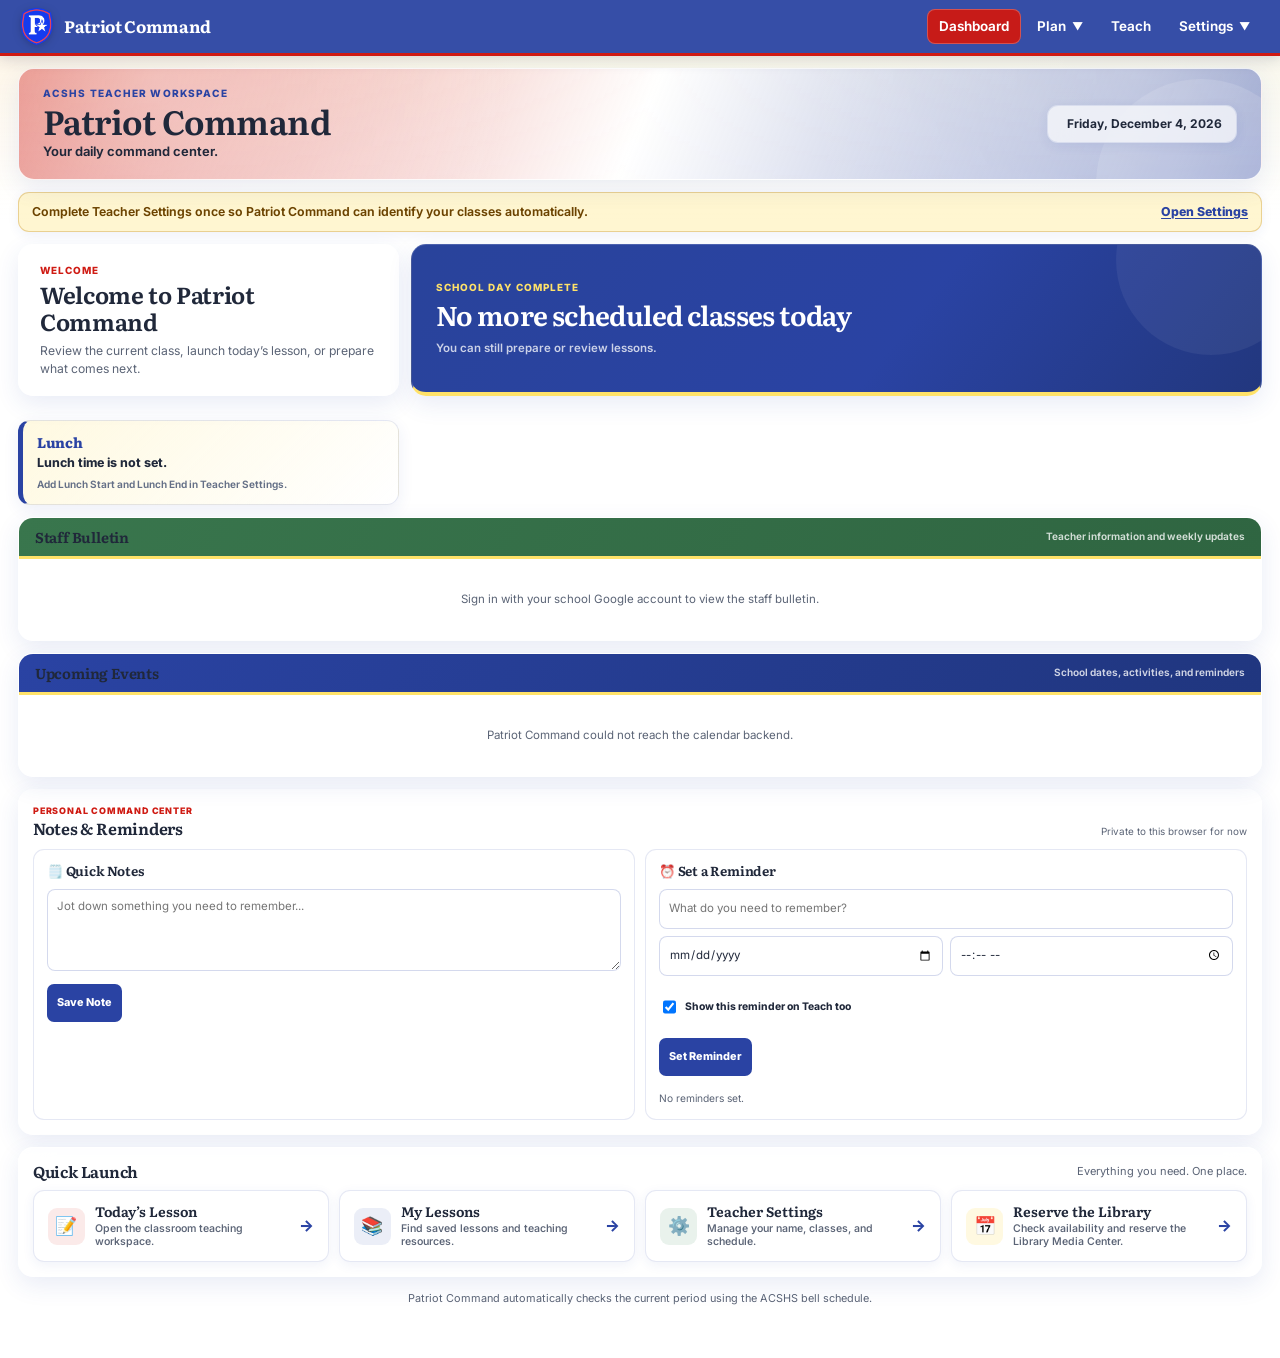
<file: index.html>
<!DOCTYPE html>
<html lang="en">
<head>
  <meta charset="UTF-8">

  <meta
    name="viewport"
    content="width=device-width, initial-scale=1.0"
  >

  <meta
    name="description"
    content="Patriot Command teacher dashboard"
  >

  <title>Dashboard | Patriot Command</title>
  <link
  rel="icon"
  type="image/png"
  href="Assets/Icons/Patriot%20Command%20micro.png"
>

  <link rel="icon" type="image/png"
      href="Assets/Icons/Patriot%20Command%20micro.png">
  
  <link
    rel="stylesheet"
    href="css/patriot-design-system.css?v=2"
  >

  <link
    rel="stylesheet"
    href="css/layout.css?v=2"
  >

  <style>
    /*
    ==========================================
    DASHBOARD PAGE
    ==========================================
    */

    .dashboard-page {
      display: grid;
      gap: 12px;
      padding-bottom: 28px;
    }

    /*
    ==========================================
    COMPACT DASHBOARD HEADER
    ==========================================
    */

    .dashboard-hero {
      position: relative;
      display: grid;
      grid-template-columns:
        minmax(0, 1fr)
        auto;
      align-items: center;
      gap: 20px;
      min-height: 98px;
      margin-top: 12px;
      padding: 17px 24px;
      overflow: hidden;
      background:
        linear-gradient(
          112deg,
          rgba(207, 27, 19, 0.52) 0%,
          rgba(255, 255, 255, 0.92) 50%,
          rgba(42, 67, 163, 0.5) 100%
        );
      border:
        1px solid
        rgba(255, 255, 255, 0.88);
      border-radius: 16px;
      box-shadow:
        0 8px 24px
        rgba(42, 67, 163, 0.1);
      isolation: isolate;
    }

    .dashboard-hero::before {
      content: "";
      position: absolute;
      inset: 0;
      z-index: -2;
      background:
        radial-gradient(
          circle at 11% 10%,
          rgba(255, 255, 255, 0.34),
          transparent 32%
        ),
        radial-gradient(
          circle at 90% 5%,
          rgba(255, 255, 255, 0.26),
          transparent 30%
        );
    }

    .dashboard-hero::after {
      content: "";
      position: absolute;
      right: -45px;
      bottom: -110px;
      z-index: -1;
      width: 210px;
      height: 210px;
      background:
        rgba(255, 255, 255, 0.12);
      border-radius: 50%;
    }

    .dashboard-hero-copy {
      min-width: 0;
    }

    .dashboard-eyebrow {
      margin: 0 0 2px;
      color: var(--patriot-blue);
      font-size: 0.63rem;
      font-weight: 800;
      text-transform: uppercase;
      letter-spacing: 0.11em;
    }

    .dashboard-title {
      margin: 0;
      color: var(--patriot-ink);
      font-size:
        clamp(
          1.65rem,
          2.6vw,
          2.35rem
        );
      line-height: 1.06;
    }

    .dashboard-tagline {
      margin: 4px 0 0;
      color: var(--patriot-text);
      font-size: 0.81rem;
      font-weight: 650;
    }

    .dashboard-date-card {
      min-width: 190px;
      padding: 10px 14px;
      text-align: right;
      background:
        rgba(255, 255, 255, 0.68);
      border:
        1px solid
        rgba(255, 255, 255, 0.84);
      border-radius: 11px;
      box-shadow:
        0 3px 12px
        rgba(42, 67, 163, 0.08);
      backdrop-filter: blur(12px);
      -webkit-backdrop-filter: blur(12px);
    }

    #today-date {
      margin: 0;
      color: var(--patriot-text);
      font-size: 0.75rem;
      font-weight: 700;
      line-height: 1.4;
    }

    /*
    ==========================================
    SETUP WARNING
    ==========================================
    */

    .setup-warning {
      display: none;
      align-items: center;
      justify-content: space-between;
      gap: 14px;
      margin: 0;
      padding: 10px 13px;
      color: #6c4300;
      font-size: 0.77rem;
      font-weight: 650;
      background:
        rgba(255, 226, 105, 0.3);
      border:
        1px solid
        rgba(211, 168, 79, 0.48);
      border-radius: 11px;
      box-shadow:
        0 3px 12px
        rgba(42, 67, 163, 0.07);
    }

    .setup-warning.show {
      display: flex;
    }

    .setup-warning a {
      flex: 0 0 auto;
      color: var(--patriot-blue);
      font-weight: 800;
      white-space: nowrap;
    }

    /*
    ==========================================
    GREETING AND SCHEDULE
    ==========================================
    */

    .dashboard-primary-grid {
      display: grid;
      grid-template-columns:
        minmax(260px, 0.76fr)
        minmax(0, 1.7fr);
      align-items: stretch;
      gap: 12px;
    }

    .greeting-panel,
    .current-class {
      min-width: 0;
      margin: 0;
      overflow: hidden;
      border-radius: 15px;
      box-shadow:
        0 8px 24px
        rgba(42, 67, 163, 0.1);
    }

    .greeting-panel {
      display: flex;
      flex-direction: column;
      justify-content: center;
      min-height: 134px;
      padding: 18px 21px;
      background:
        rgba(255, 255, 255, 0.76);
      border:
        1px solid
        rgba(255, 255, 255, 0.88);
      backdrop-filter: blur(16px);
      -webkit-backdrop-filter: blur(16px);
    }

    .greeting-label {
      margin: 0 0 3px;
      color: var(--patriot-red);
      font-size: 0.62rem;
      font-weight: 800;
      text-transform: uppercase;
      letter-spacing: 0.1em;
    }

    #greeting-text {
      margin: 0;
      font-size:
        clamp(
          1.2rem,
          1.8vw,
          1.65rem
        );
      line-height: 1.17;
    }

    .greeting-description {
      margin: 7px 0 0;
      color: var(--patriot-muted);
      font-size: 0.76rem;
      line-height: 1.45;
    }

    .current-class {
      position: relative;
      display: grid;
      align-content: center;
      min-height: 134px;
      padding: 20px 24px;
      color: var(--patriot-white);
      background:
        linear-gradient(
          128deg,
          #29439b 0%,
          var(--patriot-blue) 58%,
          #22377e 100%
        );
      border:
        1px solid
        rgba(255, 255, 255, 0.16);
      border-bottom:
        4px solid
        var(--patriot-gold);
    }

    .current-class::after {
      content: "";
      position: absolute;
      top: -80px;
      right: -45px;
      width: 190px;
      height: 190px;
      pointer-events: none;
      background:
        rgba(255, 255, 255, 0.06);
      border-radius: 50%;
    }

    .status-label {
      position: relative;
      z-index: 1;
      margin: 0 0 4px;
      color: var(--patriot-gold);
      font-size: 0.62rem;
      font-weight: 800;
      text-transform: uppercase;
      letter-spacing: 0.11em;
    }

    #period-name {
      position: relative;
      z-index: 1;
      color: var(--patriot-white);
      font-family:
        var(
          --patriot-heading-font,
          "Literata",
          Georgia,
          serif
        );
      font-size:
        clamp(
          1.35rem,
          2.1vw,
          1.95rem
        );
      font-weight: 650;
      line-height: 1.14;
      letter-spacing: -0.022em;
    }

    #course-name {
      position: relative;
      z-index: 1;
      margin-top: 3px;
      color:
        rgba(255, 255, 255, 0.9);
      font-size:
        clamp(
          0.82rem,
          1.2vw,
          1rem
        );
      font-weight: 650;
    }

    #time-message {
      position: relative;
      z-index: 1;
      margin-top: 8px;
      color:
        rgba(255, 255, 255, 0.76);
      font-size: 0.72rem;
      font-weight: 600;
    }

    /*
    ==========================================
    QUICK ACTIONS
    ==========================================
    */

    .dashboard-actions-panel {
      padding: 14px;
      background:
        rgba(255, 255, 255, 0.72);
      border:
        1px solid
        rgba(255, 255, 255, 0.86);
      border-radius: 15px;
      box-shadow:
        0 8px 24px
        rgba(42, 67, 163, 0.1);
      backdrop-filter: blur(16px);
      -webkit-backdrop-filter: blur(16px);
    }

    .dashboard-section-heading {
      display: flex;
      align-items: center;
      justify-content: space-between;
      gap: 14px;
      margin-bottom: 9px;
    }

    .dashboard-section-heading h2 {
      margin: 0;
      font-size: 0.98rem;
    }

    .dashboard-section-heading p {
      margin: 0;
      color: var(--patriot-muted);
      font-size: 0.69rem;
    }

    .home-actions {
      display: grid;
      grid-template-columns:
        repeat(
          3,
          minmax(0, 1fr)
        );
      gap: 10px;
    }

    .home-button {
      position: relative;
      display: flex;
      align-items: center;
      gap: 10px;
      min-height: 70px;
      padding: 12px 14px;
      overflow: hidden;
      color: var(--patriot-ink);
      text-decoration: none;
      background:
        rgba(255, 255, 255, 0.86);
      border:
        1px solid
        var(
          --patriot-line,
          rgba(42, 67, 163, 0.12)
        );
      border-radius: 11px;
      box-shadow:
        0 3px 12px
        rgba(42, 67, 163, 0.07);
      transition:
        color 180ms ease,
        background 180ms ease,
        border-color 180ms ease,
        box-shadow 180ms ease,
        transform 180ms ease;
    }

    .home-button::after {
      content: "→";
      margin-left: auto;
      color: var(--patriot-blue);
      font-size: 0.98rem;
      font-weight: 800;
      transition:
        color 180ms ease,
        transform 180ms ease;
    }

    .home-button:hover {
      color: var(--patriot-white);
      background: var(--patriot-blue);
      border-color: var(--patriot-blue);
      box-shadow:
        0 8px 20px
        rgba(42, 67, 163, 0.16);
      transform: translateY(-1px);
    }

    .home-button.primary:hover {
      background: var(--patriot-red);
      border-color: var(--patriot-red);
    }

    .home-button.settings:hover {
      background: #2f6f4b;
      border-color: #2f6f4b;
    }

    .home-button:hover::after {
      color: var(--patriot-gold);
      transform: translateX(2px);
    }

    .home-button-icon {
      display: inline-flex;
      align-items: center;
      justify-content: center;
      flex: 0 0 auto;
      width: 37px;
      height: 37px;
      font-size: 1.12rem;
      background:
        rgba(42, 67, 163, 0.09);
      border-radius: 9px;
    }

    .home-button.primary
    .home-button-icon {
      background:
        rgba(207, 27, 19, 0.09);
    }

    .home-button.settings
    .home-button-icon {
      background:
        rgba(47, 125, 74, 0.1);
    }

    .home-button:hover
    .home-button-icon {
      background:
        rgba(255, 255, 255, 0.16);
    }

    .home-button-copy {
      display: grid;
      gap: 2px;
      min-width: 0;
    }

    .home-button-title {
      font-family:
        var(
          --patriot-heading-font,
          "Literata",
          Georgia,
          serif
        );
      font-size: 0.86rem;
      font-weight: 650;
      line-height: 1.2;
    }

    .home-button-description {
      color: var(--patriot-muted);
      font-size: 0.66rem;
      font-weight: 550;
      line-height: 1.32;
    }

    .home-button:hover
    .home-button-description {
      color:
        rgba(255, 255, 255, 0.76);
    }

/*
==========================================
STAFF BULLETIN
==========================================
*/

.staff-bulletin-section {
  overflow: hidden;
  background:
    rgba(
      255,
      255,
      255,
      0.8
    );
  border:
    1px solid
    rgba(
      255,
      255,
      255,
      0.9
    );
  border-radius: 15px;
  box-shadow:
    0 8px 24px
    rgba(
      42,
      67,
      163,
      0.1
    );
  backdrop-filter:
    blur(16px);
  -webkit-backdrop-filter:
    blur(16px);
}

.staff-bulletin-section[hidden] {
  display: none;
}

.staff-bulletin-banner {
  display: flex;
  align-items: center;
  justify-content: space-between;
  gap: 14px;
  padding:
    10px
    16px;
  color:
    #ffffff;
  background:
    linear-gradient(
      120deg,
      #39764d,
      #2f6541
    );
  border-bottom:
    3px solid
    var(--patriot-gold);
}

.staff-bulletin-banner-title {
  margin: 0;
  font-family:
    var(
      --patriot-heading-font,
      "Literata",
      Georgia,
      serif
    );
  font-size: 0.9rem;
}

.staff-bulletin-banner-note {
  color:
    rgba(
      255,
      255,
      255,
      0.78
    );
  font-size: 0.63rem;
  font-weight: 650;
}

.staff-bulletin {
  padding:
    16px
    18px;
}

.staff-bulletin-heading {
  display: flex;
  align-items: center;
  gap: 11px;
}

.staff-bulletin-icon {
  display: inline-flex;
  align-items: center;
  justify-content: center;
  flex:
    0
    0
    auto;
  width: 39px;
  height: 39px;
  font-size: 1.14rem;
  background:
    rgba(
      57,
      118,
      77,
      0.11
    );
  border-radius: 10px;
}

.staff-bulletin-label {
  margin:
    0
    0
    2px;
  color: #39764d;
  font-size: 0.57rem;
  font-weight: 850;
  text-transform: uppercase;
  letter-spacing: 0.1em;
}

.staff-bulletin-title {
  margin: 0;
  color:
    var(--patriot-ink);
  font-family:
    var(
      --patriot-heading-font,
      "Literata",
      Georgia,
      serif
    );
  font-size:
    clamp(
      1rem,
      1.5vw,
      1.25rem
    );
  line-height: 1.2;
}

.staff-bulletin-message {
  margin-top: 12px;
  color:
    var(--patriot-text);
  font-size: 0.77rem;
  font-weight: 560;
  line-height: 1.58;
  white-space: pre-line;
  overflow-wrap: anywhere;
}

.staff-bulletin-updated {
  margin:
    11px
    0
    0;
  color:
    var(--patriot-muted);
  font-size: 0.61rem;
  font-weight: 650;
}

.staff-bulletin-status {
  padding:
    16px
    18px;
  color:
    var(--patriot-muted);
  font-size: 0.72rem;
  text-align: center;
}

/*
==========================================
UPCOMING EVENTS
==========================================
*/

.dashboard-calendar-section {
  overflow: hidden;
  background:
    rgba(
      255,
      255,
      255,
      0.8
    );
  border:
    1px solid
    rgba(
      255,
      255,
      255,
      0.9
    );
  border-radius: 15px;
  box-shadow:
    0 8px 24px
    rgba(
      42,
      67,
      163,
      0.1
    );
  backdrop-filter:
    blur(16px);
  -webkit-backdrop-filter:
    blur(16px);
}

.dashboard-calendar-banner {
  display: flex;
  align-items: center;
  justify-content: space-between;
  gap: 14px;
  padding:
    10px
    16px;
  color: #ffffff;
  background:
    linear-gradient(
      120deg,
      #2a43a3,
      #20367f
    );
  border-bottom:
    3px solid
    var(--patriot-gold);
}

.dashboard-calendar-banner-title {
  margin: 0;
  font-family:
    var(
      --patriot-heading-font,
      "Literata",
      Georgia,
      serif
    );
  font-size: 0.9rem;
}

.dashboard-calendar-banner-note {
  color:
    rgba(
      255,
      255,
      255,
      0.78
    );
  font-size: 0.63rem;
  font-weight: 650;
}

.dashboard-calendar {
  display: grid;
  grid-template-columns:
    repeat(
      2,
      minmax(
        0,
        1fr
      )
    );
  gap: 9px;
  padding:
    14px;
}

.dashboard-calendar-event {
  display: grid;
  grid-template-columns:
    82px
    minmax(
      0,
      1fr
    );
  gap: 11px;
  padding:
    11px;
  background:
    rgba(
      255,
      255,
      255,
      0.92
    );
  border:
    1px solid
    rgba(
      42,
      67,
      163,
      0.12
    );
  border-left:
    4px solid
    var(--patriot-blue);
  border-radius: 10px;
  box-shadow:
    0 3px 10px
    rgba(
      42,
      67,
      163,
      0.055
    );
}

.dashboard-calendar-event.today {
  border-left-color:
    var(--patriot-red);
  background:
    rgba(
      255,
      252,
      233,
      0.96
    );
}

.dashboard-calendar-date {
  display: flex;
  align-items: flex-start;
}

.dashboard-calendar-date-label {
  display: inline-flex;
  align-items: center;
  justify-content: center;
  width: 100%;
  min-height: 28px;
  padding:
    5px
    7px;
  color:
    var(--patriot-blue);
  font-size: 0.62rem;
  font-weight: 850;
  text-align: center;
  background:
    rgba(
      42,
      67,
      163,
      0.09
    );
  border-radius: 8px;
}

.dashboard-calendar-event.today
.dashboard-calendar-date-label {
  color:
    var(--patriot-red);
  background:
    rgba(
      207,
      27,
      19,
      0.09
    );
}

.dashboard-calendar-event-heading {
  display: flex;
  align-items: flex-start;
  gap: 8px;
}

.dashboard-calendar-event-icon {
  flex:
    0
    0
    auto;
  font-size: 0.95rem;
}

.dashboard-calendar-event-title {
  margin: 0;
  color:
    var(--patriot-ink);
  font-size: 0.74rem;
  line-height: 1.3;
}

.dashboard-calendar-event-category {
  display: block;
  margin-top: 2px;
  color:
    var(--patriot-muted);
  font-size: 0.55rem;
  font-weight: 750;
  text-transform: uppercase;
  letter-spacing: 0.06em;
}

.dashboard-calendar-event-details {
  margin:
    7px
    0
    0;
  color:
    var(--patriot-text);
  font-size: 0.65rem;
  line-height: 1.42;
}

.dashboard-calendar-event-meta {
  display: flex;
  flex-wrap: wrap;
  gap:
    4px
    10px;
  margin-top: 7px;
  color:
    var(--patriot-muted);
  font-size: 0.58rem;
  font-weight: 650;
}

.dashboard-calendar-status {
  grid-column:
    1
    /
    -1;
  padding:
    18px;
  color:
    var(--patriot-muted);
  font-size: 0.72rem;
  text-align: center;
}

@media (
  max-width: 800px
) {
  .dashboard-calendar {
    grid-template-columns:
      minmax(
        0,
        1fr
      );
  }
}

@media (
  max-width: 520px
) {
  .dashboard-calendar-banner {
    align-items:
      flex-start;
    flex-direction:
      column;
    gap: 3px;
  }

  .dashboard-calendar-event {
    grid-template-columns:
      minmax(
        0,
        1fr
      );
  }

  .dashboard-calendar-date-label {
    width: auto;
  }
}
    
    /*
    ==========================================
    FOOTNOTE
    ==========================================
    */

    .dashboard-note {
      margin: 0;
      padding: 1px 4px 0;
      color: var(--patriot-muted);
      font-size: 0.68rem;
      text-align: center;
    }

    /*
    ==========================================
    RESPONSIVE
    ==========================================
    */

    @media (max-width: 900px) {
      .dashboard-primary-grid {
        grid-template-columns:
          minmax(0, 1fr);
      }

      .home-actions {
        grid-template-columns:
          minmax(0, 1fr);
      }
    }

    @media (max-width: 700px) {
      .dashboard-hero {
        grid-template-columns:
          minmax(0, 1fr);
        gap: 10px;
        min-height: 0;
      }

      .dashboard-date-card {
        min-width: 0;
        width: 100%;
        text-align: left;
      }

      .setup-warning {
        align-items: flex-start;
        flex-direction: column;
      }
    }

    @media (max-width: 460px) {
      .dashboard-hero,
      .greeting-panel,
      .current-class,
      .dashboard-actions-panel {
        border-radius: 12px;
      }

      .current-class,
      .greeting-panel {
        min-height: 122px;
      }

      .dashboard-section-heading {
        align-items: flex-start;
        flex-direction: column;
        gap: 2px;
      }

      .home-button {
        min-height: 66px;
        padding: 11px 12px;
      }
    }
  </style>
</head>

<body class="patriot-page-dashboard">
  <main class="dashboard-page">
    <header class="dashboard-hero">
      <div class="dashboard-hero-copy">
        <p class="dashboard-eyebrow">
          ACSHS Teacher Workspace
        </p>

        <h1 class="dashboard-title">
          Patriot Command
        </h1>

        <p class="dashboard-tagline">
          Your daily command center.
        </p>
      </div>

      <div class="dashboard-date-card">
        <p id="today-date">
          Loading today’s date...
        </p>
      </div>
    </header>

    <div
      id="setup-warning"
      class="setup-warning"
      role="status"
    >
      <span>
        Complete Teacher Settings once so Patriot Command
        can identify your classes automatically.
      </span>

      <a href="settings.html">
        Open Settings
      </a>
    </div>

    <section class="dashboard-primary-grid">
      <div class="greeting-panel">
        <p class="greeting-label">
          Welcome
        </p>

        <h2 id="greeting-text">
          Welcome to Patriot Command
        </h2>

        <p class="greeting-description">
          Review the current class, launch today’s lesson,
          or prepare what comes next.
        </p>
      </div>

      <section
        class="current-class"
        aria-live="polite"
      >
        <div
          id="status-label"
          class="status-label"
        >
          Current Class
        </div>

        <div id="period-name">
          Checking the schedule...
        </div>

        <div id="course-name"></div>

        <div id="time-message"></div>
      </section>
    </section>

<section
  id="staff-bulletin-section"
  class="staff-bulletin-section"
  aria-label="Staff bulletin"
>
  <div class="staff-bulletin-banner">
    <h2 class="staff-bulletin-banner-title">
      Staff Bulletin
    </h2>

    <span class="staff-bulletin-banner-note">
      Teacher information and weekly updates
    </span>
  </div>

  <div
    id="staff-bulletin"
    class="staff-bulletin"
    aria-live="polite"
  >
    <div class="staff-bulletin-status">
      Loading the latest staff bulletin...
    </div>
  </div>
</section>

    <section
      class="dashboard-calendar-section"
      aria-label="Upcoming school events"
    >
      <div class="dashboard-calendar-banner">
        <h2 class="dashboard-calendar-banner-title">
          Upcoming Events
        </h2>

        <span class="dashboard-calendar-banner-note">
          School dates, activities, and reminders
        </span>
      </div>

      <div
        id="dashboard-calendar"
        class="dashboard-calendar"
        aria-live="polite"
      >
        <div class="dashboard-calendar-status">
          Loading upcoming events...
        </div>
      </div>
    </section>

    <section class="dashboard-actions-panel">
      <div class="dashboard-section-heading">
        <h2>
          Quick Launch
        </h2>

        <p>
          Everything you need. One place.
        </p>
      </div>

      <div class="home-actions">
        <a
          class="home-button primary"
          href="classroom.html"
        >
          <span
            class="home-button-icon"
            aria-hidden="true"
          >
            📝
          </span>

          <span class="home-button-copy">
            <span class="home-button-title">
              Today’s Lesson
            </span>

            <span class="home-button-description">
              Open the classroom teaching workspace.
            </span>
          </span>
        </a>

        <a
          class="home-button"
          href="library.html"
        >
          <span
            class="home-button-icon"
            aria-hidden="true"
          >
            📚
          </span>

          <span class="home-button-copy">
            <span class="home-button-title">
              My Lessons
            </span>

            <span class="home-button-description">
              Find saved lessons and teaching resources.
            </span>
          </span>
        </a>

        <a
          class="home-button settings"
          href="settings.html"
        >
          <span
            class="home-button-icon"
            aria-hidden="true"
          >
            ⚙️
          </span>

          <span class="home-button-copy">
            <span class="home-button-title">
              Teacher Settings
            </span>

            <span class="home-button-description">
              Manage your name, classes, and schedule.
            </span>
          </span>
        </a>
      </div>
    </section>

    <p class="dashboard-note">
      Patriot Command automatically checks the current
      period using the ACSHS bell schedule.
    </p>
  </main>

  <script src="data/schedules.js?v=2"></script>

  <script>
    (function () {
      "use strict";

      const periodCourseMap = {
        "1st Period": "1st Period",
        "2nd Period": "2nd Period",
        "3rd Period": "3rd Period",
        "4th Period": "4th Period",
        "Advisory": "Advisory",
        "5th Period": "5th Period",
        "6th Period": "6th Period",
        "7th Period": "7th Period",
        "8th Period": "8th Period"
      };

      /*
      ========================================
      SCHEDULE ACCESS
      ========================================

      schedules.js declares bellSchedule with
      const, so it should be referenced directly
      instead of through window.bellSchedule.
      */

      function getBellSchedule() {
        if (
          typeof bellSchedule !==
          "undefined" &&
          Array.isArray(bellSchedule)
        ) {
          return bellSchedule;
        }

        return [];
      }

      /*
      ========================================
      TEACHER PROFILE
      ========================================
      */

      function readTeacherProfile() {
        const savedProfile =
          localStorage.getItem(
            "patriotTeacherProfile"
          );

        if (!savedProfile) {
          return null;
        }

        try {
          return JSON.parse(savedProfile);
        } catch (error) {
          console.error(
            "Teacher information could not be read.",
            error
          );

          return null;
        }
      }

      function getGreeting() {
        const hour =
          new Date().getHours();

        if (hour < 12) {
          return "Good morning";
        }

        if (hour < 17) {
          return "Good afternoon";
        }

        return "Good evening";
      }

      function updateGreeting(profile) {
        const greeting =
          document.getElementById(
            "greeting-text"
          );

        const teacherName =
          profile &&
          profile.teacherName
            ? profile.teacherName
            : "";

        greeting.textContent =
          teacherName
            ? `${getGreeting()}, ${teacherName}`
            : "Welcome to Patriot Command";

        document.getElementById(
          "today-date"
        ).textContent =
          new Date().toLocaleDateString(
            [],
            {
              weekday: "long",
              month: "long",
              day: "numeric",
              year: "numeric"
            }
          );
      }

      /*
      ========================================
      TIME HELPERS
      ========================================
      */

      function timeToDate(timeText) {
        const [hours, minutes] =
          timeText
            .split(":")
            .map(Number);

        const time =
          new Date();

        time.setHours(
          hours,
          minutes,
          0,
          0
        );

        return time;
      }

      function formatTime(timeText) {
        return timeToDate(
          timeText
        ).toLocaleTimeString(
          [],
          {
            hour: "numeric",
            minute: "2-digit"
          }
        );
      }

      function formatCountdown(
        totalSeconds
      ) {
        const safeSeconds =
          Math.max(
            0,
            totalSeconds
          );

        const hours =
          Math.floor(
            safeSeconds / 3600
          );

        const minutes =
          Math.floor(
            (
              safeSeconds %
              3600
            ) /
            60
          );

        const seconds =
          safeSeconds % 60;

        if (hours > 0) {
          return (
            `${hours} hr ` +
            `${minutes} min`
          );
        }

        return (
          `${minutes}:` +
          String(seconds).padStart(
            2,
            "0"
          )
        );
      }

      /*
      ========================================
      SCHEDULE HELPERS
      ========================================
      */

      function getInstructionalPeriods() {
        return getBellSchedule().filter(
          period =>
            Object.prototype
              .hasOwnProperty
              .call(
                periodCourseMap,
                period.name
              )
        );
      }

      function findCurrentPeriod(now) {
        return getBellSchedule().find(
          period => {
            const start =
              timeToDate(
                period.start
              );

            const end =
              timeToDate(
                period.end
              );

            return (
              now >= start &&
              now < end
            );
          }
        );
      }

      function findNextInstructionalPeriod(
        now
      ) {
        return getInstructionalPeriods()
          .find(
            period =>
              now <
              timeToDate(
                period.start
              )
          );
      }

      function getCourseName(
        profile,
        periodName
      ) {
        if (
          !profile ||
          !profile.classes ||
          !periodCourseMap[
            periodName
          ]
        ) {
          return "";
        }

        return (
          profile.classes[
            periodCourseMap[
              periodName
            ]
          ] ||
          ""
        );
      }

      function showScheduleUnavailable() {
        document.getElementById(
          "status-label"
        ).textContent =
          "Schedule Unavailable";

        document.getElementById(
          "period-name"
        ).textContent =
          "Bell schedule could not be loaded";

        document.getElementById(
          "course-name"
        ).textContent = "";

        document.getElementById(
          "time-message"
        ).textContent =
          "Refresh the page or check data/schedules.js.";
      }

      /*
      ========================================
      DASHBOARD UPDATE
      ========================================
      */

      function updateCurrentClass() {
        const now =
          new Date();

        const profile =
          readTeacherProfile();

        const schedule =
          getBellSchedule();

        updateGreeting(profile);

        document.getElementById(
          "setup-warning"
        ).classList.toggle(
          "show",
          !profile
        );

        if (schedule.length === 0) {
          showScheduleUnavailable();
          return;
        }

        const label =
          document.getElementById(
            "status-label"
          );

        const periodNameDisplay =
          document.getElementById(
            "period-name"
          );

        const courseNameDisplay =
          document.getElementById(
            "course-name"
          );

        const timeMessage =
          document.getElementById(
            "time-message"
          );

        const currentPeriod =
          findCurrentPeriod(now);

        if (
          currentPeriod &&
          periodCourseMap[
            currentPeriod.name
          ]
        ) {
          const courseName =
            getCourseName(
              profile,
              currentPeriod.name
            );

          label.textContent =
            "Current Class";

          periodNameDisplay.textContent =
            currentPeriod.name;

          courseNameDisplay.textContent =
            courseName ||
            "Course not entered in Teacher Settings";

          const secondsRemaining =
            Math.floor(
              (
                timeToDate(
                  currentPeriod.end
                ) -
                now
              ) /
              1000
            );

          timeMessage.textContent =
            `Ends at ${formatTime(
              currentPeriod.end
            )} · ${formatCountdown(
              secondsRemaining
            )} remaining`;

          return;
        }

        if (currentPeriod) {
          label.textContent =
            "Current Schedule";

          periodNameDisplay.textContent =
            currentPeriod.name;

          courseNameDisplay.textContent =
            "";

          const secondsRemaining =
            Math.floor(
              (
                timeToDate(
                  currentPeriod.end
                ) -
                now
              ) /
              1000
            );

          timeMessage.textContent =
            `Ends at ${formatTime(
              currentPeriod.end
            )} · ${formatCountdown(
              secondsRemaining
            )} remaining`;

          return;
        }

        const nextPeriod =
          findNextInstructionalPeriod(
            now
          );

        if (nextPeriod) {
          const nextCourse =
            getCourseName(
              profile,
              nextPeriod.name
            );

          label.textContent =
            "Next Class";

          periodNameDisplay.textContent =
            nextPeriod.name;

          courseNameDisplay.textContent =
            nextCourse ||
            "Course not entered in Teacher Settings";

          const secondsUntilStart =
            Math.floor(
              (
                timeToDate(
                  nextPeriod.start
                ) -
                now
              ) /
              1000
            );

          timeMessage.textContent =
            `Begins at ${formatTime(
              nextPeriod.start
            )} · in ${formatCountdown(
              secondsUntilStart
            )}`;

          return;
        }

        label.textContent =
          "School Day Complete";

        periodNameDisplay.textContent =
          "No more scheduled classes today";

        courseNameDisplay.textContent =
          "";

        timeMessage.textContent =
          "You can still prepare or review lessons.";
      }

      updateCurrentClass();

      window.setInterval(
        updateCurrentClass,
        1000
      );
    })();
  </script>

<script src="config/google-config.js?v=1"></script>

<script
  src="https://accounts.google.com/gsi/client"
  async
  defer
></script>

<script src="js/google-auth.js?v=3"></script>

<script src="js/dashboard-bulletin.js?v=1"></script>

<script src="js/dashboard-calendar.js?v=1"></script>

<script src="js/navigation.js?v=3"></script>
</body>
</html>
</file>
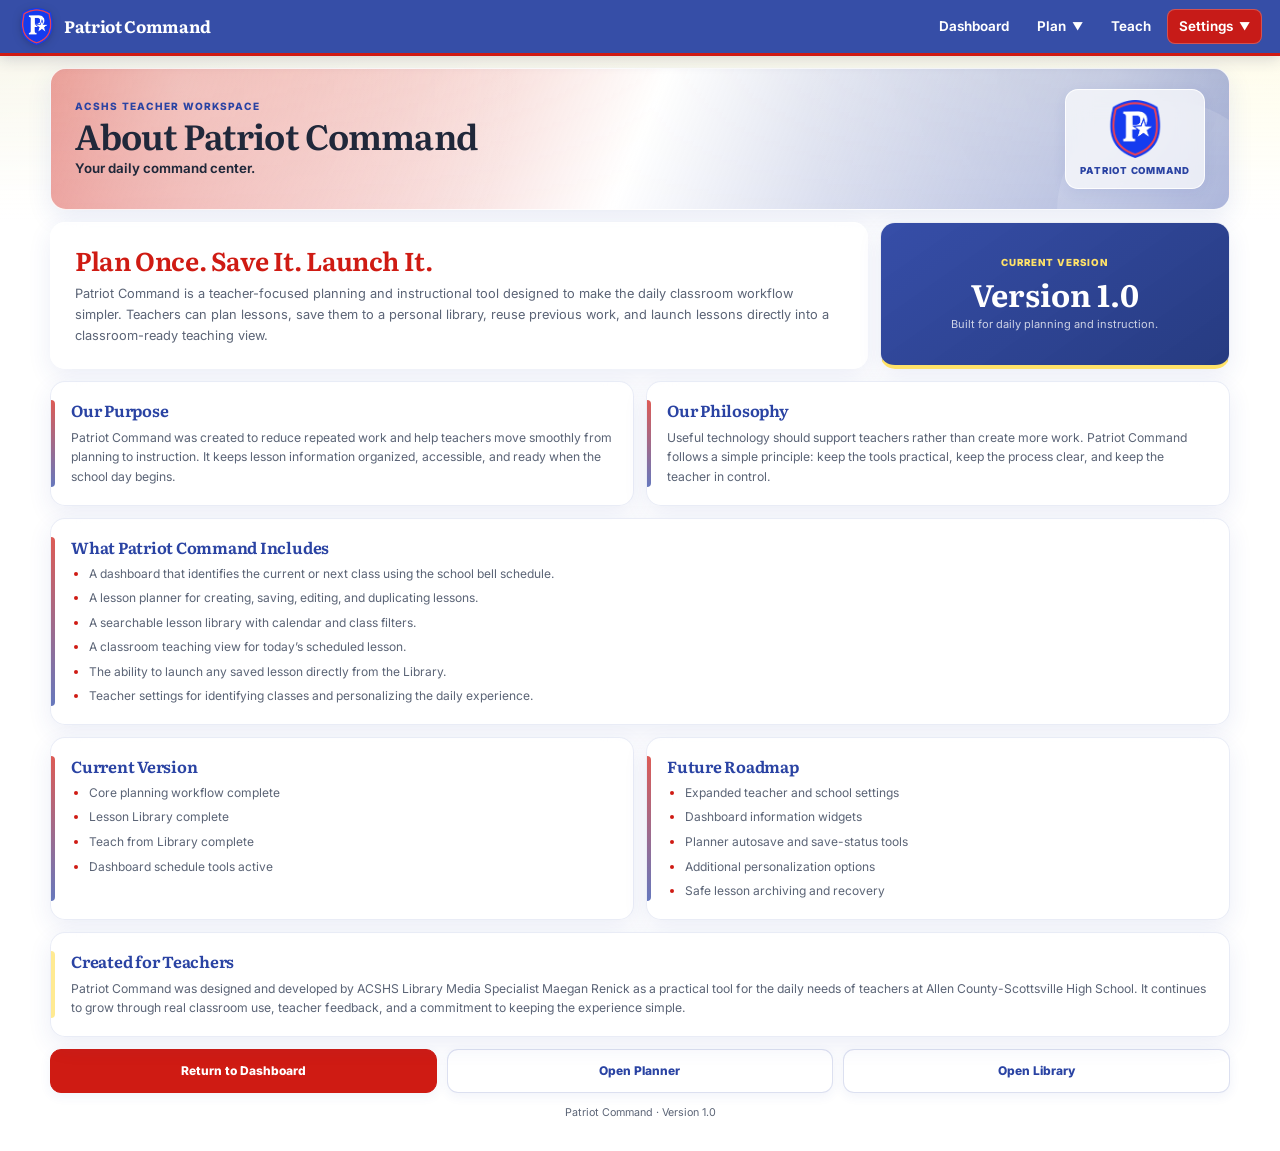
<file: about.html>
<!DOCTYPE html>
<html lang="en">
<head>
  <meta charset="UTF-8">

  <meta
    name="viewport"
    content="width=device-width, initial-scale=1.0"
  >

  <meta
    name="description"
    content="About Patriot Command"
  >

  <title>About | Patriot Command</title>

  <link
    rel="icon"
    type="image/png"
    href="Assets/Icons/Patriot%20Command%20micro.png"
  >

  <link
    rel="stylesheet"
    href="css/patriot-design-system.css?v=2"
  >

  <style>
    /*
    ==========================================
    ABOUT PAGE
    ==========================================
    */

    .about-page {
      display: grid;
      gap: 12px;
      width:
        min(
          1180px,
          calc(
            100% -
            24px
          )
        );
      margin: 0 auto;
      padding:
        12px
        0
        30px;
    }

    /*
    ==========================================
    PAGE HEADER
    ==========================================
    */

    .about-hero {
      position: relative;
      display: grid;
      grid-template-columns:
        minmax(
          0,
          1fr
        )
        auto;
      align-items: center;
      gap: 20px;
      min-height: 118px;
      padding:
        20px
        24px;
      overflow: hidden;
      background:
        linear-gradient(
          112deg,
          rgba(
            207,
            27,
            19,
            0.52
          )
          0%,
          rgba(
            255,
            255,
            255,
            0.92
          )
          50%,
          rgba(
            42,
            67,
            163,
            0.5
          )
          100%
        );
      border:
        1px solid
        rgba(
          255,
          255,
          255,
          0.88
        );
      border-radius: 16px;
      box-shadow:
        0
        8px
        24px
        rgba(
          42,
          67,
          163,
          0.1
        );
      isolation: isolate;
    }

    .about-hero::before {
      content: "";
      position: absolute;
      inset: 0;
      z-index: -2;
      background:
        radial-gradient(
          circle at 11% 10%,
          rgba(
            255,
            255,
            255,
            0.34
          ),
          transparent 32%
        ),
        radial-gradient(
          circle at 90% 5%,
          rgba(
            255,
            255,
            255,
            0.26
          ),
          transparent 30%
        );
    }

    .about-hero::after {
      content: "";
      position: absolute;
      right: -48px;
      bottom: -112px;
      z-index: -1;
      width: 220px;
      height: 220px;
      background:
        rgba(
          255,
          255,
          255,
          0.12
        );
      border-radius: 50%;
    }

    .about-hero-copy {
      min-width: 0;
    }

    .about-eyebrow {
      margin:
        0
        0
        3px;
      color:
        var(
          --patriot-blue,
          #2a43a3
        );
      font-size: 0.63rem;
      font-weight: 800;
      text-transform: uppercase;
      letter-spacing: 0.11em;
    }

    .about-title {
      margin: 0;
      color:
        var(
          --patriot-ink,
          #20283a
        );
      font-family:
        var(
          --patriot-heading-font,
          "Literata",
          Georgia,
          serif
        );
      font-size:
        clamp(
          1.65rem,
          2.7vw,
          2.4rem
        );
      line-height: 1.06;
      letter-spacing: -0.025em;
    }

    .about-tagline {
      margin:
        5px
        0
        0;
      color:
        var(
          --patriot-text,
          #344057
        );
      font-size: 0.83rem;
      font-weight: 650;
    }

    .about-brand {
      display: grid;
      justify-items: center;
      gap: 6px;
      min-width: 104px;
      padding:
        10px
        14px;
      background:
        rgba(
          255,
          255,
          255,
          0.7
        );
      border:
        1px solid
        rgba(
          255,
          255,
          255,
          0.85
        );
      border-radius: 13px;
      box-shadow:
        0
        4px
        14px
        rgba(
          42,
          67,
          163,
          0.08
        );
      backdrop-filter:
        blur(
          12px
        );
      -webkit-backdrop-filter:
        blur(
          12px
        );
    }

    .about-brand img {
      display: block;
      width: 58px;
      height: 58px;
      object-fit: contain;
    }

    .about-brand span {
      color:
        var(
          --patriot-blue,
          #2a43a3
        );
      font-size: 0.6rem;
      font-weight: 850;
      text-transform: uppercase;
      letter-spacing: 0.08em;
    }

    /*
    ==========================================
    INTRODUCTION
    ==========================================
    */

    .about-intro {
      display: grid;
      grid-template-columns:
        minmax(
          0,
          1.4fr
        )
        minmax(
          250px,
          0.6fr
        );
      align-items: stretch;
      gap: 12px;
    }

    .about-intro-main,
    .about-version-panel,
    .about-card {
      min-width: 0;
      background:
        rgba(
          255,
          255,
          255,
          0.78
        );
      border:
        1px solid
        rgba(
          255,
          255,
          255,
          0.9
        );
      border-radius: 15px;
      box-shadow:
        0
        8px
        24px
        rgba(
          42,
          67,
          163,
          0.09
        );
      backdrop-filter:
        blur(
          16px
        );
      -webkit-backdrop-filter:
        blur(
          16px
        );
    }

    .about-intro-main {
      padding:
        22px
        24px;
    }

    .about-intro-main h2 {
      margin:
        0
        0
        8px;
      color:
        var(
          --patriot-red,
          #cf1b13
        );
      font-family:
        var(
          --patriot-heading-font,
          "Literata",
          Georgia,
          serif
        );
      font-size:
        clamp(
          1.25rem,
          2vw,
          1.7rem
        );
      line-height: 1.2;
    }

    .about-intro-main p {
      max-width: 760px;
      margin: 0;
      color:
        var(
          --patriot-muted,
          #657087
        );
      font-size: 0.8rem;
      line-height: 1.62;
    }

    .about-version-panel {
      display: grid;
      align-content: center;
      justify-items: center;
      gap: 8px;
      padding:
        20px
        18px;
      text-align: center;
      background:
        linear-gradient(
          145deg,
          rgba(
            42,
            67,
            163,
            0.94
          ),
          rgba(
            34,
            55,
            126,
            0.98
          )
        );
      border-bottom:
        4px solid
        var(
          --patriot-gold,
          #d3a84f
        );
    }

    .about-version-label {
      margin: 0;
      color:
        var(
          --patriot-gold,
          #ffe269
        );
      font-size: 0.61rem;
      font-weight: 850;
      text-transform: uppercase;
      letter-spacing: 0.1em;
    }

    .about-version-number {
      margin: 0;
      color: #ffffff;
      font-family:
        var(
          --patriot-heading-font,
          "Literata",
          Georgia,
          serif
        );
      font-size:
        clamp(
          1.55rem,
          2.4vw,
          2.05rem
        );
      font-weight: 700;
      line-height: 1;
    }

    .about-version-note {
      margin: 0;
      color:
        rgba(
          255,
          255,
          255,
          0.76
        );
      font-size: 0.69rem;
      line-height: 1.4;
    }

    /*
    ==========================================
    INFORMATION CARDS
    ==========================================
    */

    .about-grid {
      display: grid;
      grid-template-columns:
        repeat(
          2,
          minmax(
            0,
            1fr
          )
        );
      gap: 12px;
    }

    .about-card {
      position: relative;
      padding:
        18px
        20px
        19px;
      overflow: hidden;
    }

    .about-card.full-width {
      grid-column:
        1 / -1;
    }

    .about-card::before {
      content: "";
      position: absolute;
      top: 18px;
      bottom: 18px;
      left: 0;
      width: 4px;
      background:
        linear-gradient(
          180deg,
          var(
            --patriot-red,
            #cf1b13
          ),
          var(
            --patriot-blue,
            #2a43a3
          )
        );
      border-radius:
        0
        999px
        999px
        0;
      opacity: 0.72;
    }

    .about-card.creator-card::before {
      background:
        var(
          --patriot-gold,
          #d3a84f
        );
    }

    .about-card h2 {
      margin:
        0
        0
        8px;
      color:
        var(
          --patriot-blue,
          #2a43a3
        );
      font-family:
        var(
          --patriot-heading-font,
          "Literata",
          Georgia,
          serif
        );
      font-size: 1rem;
      line-height: 1.25;
    }

    .about-card p {
      margin: 0;
      color:
        var(
          --patriot-muted,
          #657087
        );
      font-size: 0.76rem;
      line-height: 1.58;
    }

    .feature-list,
    .roadmap-list,
    .version-list {
      display: grid;
      gap: 7px;
      margin: 0;
      padding:
        0
        0
        0
        18px;
      color:
        var(
          --patriot-muted,
          #657087
        );
      font-size: 0.75rem;
      line-height: 1.46;
    }

    .feature-list li::marker,
    .roadmap-list li::marker,
    .version-list li::marker {
      color:
        var(
          --patriot-red,
          #cf1b13
        );
      font-weight: 800;
    }

    /*
    ==========================================
    ACTIONS
    ==========================================
    */

    .about-actions {
      display: grid;
      grid-template-columns:
        repeat(
          3,
          minmax(
            0,
            1fr
          )
        );
      gap: 10px;
    }

    .about-button {
      display: flex;
      align-items: center;
      justify-content: center;
      min-height: 44px;
      padding:
        10px
        14px;
      color:
        var(
          --patriot-blue,
          #2a43a3
        );
      font-size: 0.75rem;
      font-weight: 800;
      text-align: center;
      text-decoration: none;
      background:
        rgba(
          255,
          255,
          255,
          0.84
        );
      border:
        1px solid
        rgba(
          42,
          67,
          163,
          0.16
        );
      border-radius: 11px;
      box-shadow:
        0
        3px
        12px
        rgba(
          42,
          67,
          163,
          0.07
        );
      transition:
        color
        180ms
        ease,
        background
        180ms
        ease,
        border-color
        180ms
        ease,
        transform
        180ms
        ease;
    }

    .about-button:hover {
      color: #ffffff;
      background:
        var(
          --patriot-blue,
          #2a43a3
        );
      border-color:
        var(
          --patriot-blue,
          #2a43a3
        );
      transform:
        translateY(
          -1px
        );
    }

    .about-button.primary {
      color: #ffffff;
      background:
        var(
          --patriot-red,
          #cf1b13
        );
      border-color:
        var(
          --patriot-red,
          #cf1b13
        );
    }

    .about-button.primary:hover {
      background:
        var(
          --patriot-blue,
          #2a43a3
        );
      border-color:
        var(
          --patriot-blue,
          #2a43a3
        );
    }

    .about-footer-note {
      margin: 0;
      color:
        var(
          --patriot-muted,
          #657087
        );
      font-size: 0.67rem;
      text-align: center;
    }

    /*
    ==========================================
    RESPONSIVE
    ==========================================
    */

    @media (
      max-width:
        780px
    ) {
      .about-intro,
      .about-grid,
      .about-actions {
        grid-template-columns:
          minmax(
            0,
            1fr
          );
      }

      .about-card.full-width {
        grid-column: auto;
      }
    }

    @media (
      max-width:
        620px
    ) {
      .about-hero {
        grid-template-columns:
          minmax(
            0,
            1fr
          );
      }

      .about-brand {
        justify-self: stretch;
        grid-template-columns:
          auto
          1fr;
        justify-items: start;
        align-items: center;
      }

      .about-brand img {
        width: 46px;
        height: 46px;
      }
    }

    @media (
      max-width:
        460px
    ) {
      .about-page {
        width:
          min(
            100%,
            calc(
              100% -
              16px
            )
          );
      }

      .about-hero,
      .about-intro-main,
      .about-version-panel,
      .about-card {
        border-radius: 12px;
      }

      .about-hero,
      .about-intro-main,
      .about-card {
        padding-right: 16px;
        padding-left: 16px;
      }
    }
  </style>
</head>

<body class="patriot-page-about">
  <main class="about-page">
    <header class="about-hero">
      <div class="about-hero-copy">
        <p class="about-eyebrow">
          ACSHS Teacher Workspace
        </p>

        <h1 class="about-title">
          About Patriot Command
        </h1>

        <p class="about-tagline">
          Your daily command center.
        </p>
      </div>

      <div class="about-brand">
        <img
          src="Assets/Icons/Patriot%20Command%20micro.png"
          alt=""
        >

        <span>
          Patriot Command
        </span>
      </div>
    </header>

    <section class="about-intro">
      <div class="about-intro-main">
        <h2>
          Plan Once. Save It. Launch It.
        </h2>

        <p>
          Patriot Command is a teacher-focused planning and
          instructional tool designed to make the daily classroom
          workflow simpler. Teachers can plan lessons, save them
          to a personal library, reuse previous work, and launch
          lessons directly into a classroom-ready teaching view.
        </p>
      </div>

      <aside class="about-version-panel">
        <p class="about-version-label">
          Current Version
        </p>

        <p class="about-version-number">
          Version 1.0
        </p>

        <p class="about-version-note">
          Built for daily planning and instruction.
        </p>
      </aside>
    </section>

    <div class="about-grid">
      <section class="about-card">
        <h2>
          Our Purpose
        </h2>

        <p>
          Patriot Command was created to reduce repeated work
          and help teachers move smoothly from planning to
          instruction. It keeps lesson information organized,
          accessible, and ready when the school day begins.
        </p>
      </section>

      <section class="about-card">
        <h2>
          Our Philosophy
        </h2>

        <p>
          Useful technology should support teachers rather than
          create more work. Patriot Command follows a simple
          principle: keep the tools practical, keep the process
          clear, and keep the teacher in control.
        </p>
      </section>

      <section class="about-card full-width">
        <h2>
          What Patriot Command Includes
        </h2>

        <ul class="feature-list">
          <li>
            A dashboard that identifies the current or next
            class using the school bell schedule.
          </li>

          <li>
            A lesson planner for creating, saving, editing, and
            duplicating lessons.
          </li>

          <li>
            A searchable lesson library with calendar and class
            filters.
          </li>

          <li>
            A classroom teaching view for today’s scheduled
            lesson.
          </li>

          <li>
            The ability to launch any saved lesson directly
            from the Library.
          </li>

          <li>
            Teacher settings for identifying classes and
            personalizing the daily experience.
          </li>
        </ul>
      </section>

      <section class="about-card">
        <h2>
          Current Version
        </h2>

        <ul class="version-list">
          <li>
            Core planning workflow complete
          </li>

          <li>
            Lesson Library complete
          </li>

          <li>
            Teach from Library complete
          </li>

          <li>
            Dashboard schedule tools active
          </li>
        </ul>
      </section>

      <section class="about-card">
        <h2>
          Future Roadmap
        </h2>

        <ul class="roadmap-list">
          <li>
            Expanded teacher and school settings
          </li>

          <li>
            Dashboard information widgets
          </li>

          <li>
            Planner autosave and save-status tools
          </li>

          <li>
            Additional personalization options
          </li>

          <li>
            Safe lesson archiving and recovery
          </li>
        </ul>
      </section>

      <section class="about-card creator-card full-width">
        <h2>
          Created for Teachers
        </h2>

        <p>
          Patriot Command was designed and developed by ACSHS
          Library Media Specialist Maegan Renick as a practical
          tool for the daily needs of teachers at Allen
          County-Scottsville High School. It continues to grow
          through real classroom use, teacher feedback, and a
          commitment to keeping the experience simple.
        </p>
      </section>
    </div>

    <nav
      class="about-actions"
      aria-label="About page actions"
    >
      <a
        class="about-button primary"
        href="index.html"
      >
        Return to Dashboard
      </a>

      <a
        class="about-button"
        href="planner.html"
      >
        Open Planner
      </a>

      <a
        class="about-button"
        href="library.html"
      >
        Open Library
      </a>
    </nav>

    <p class="about-footer-note">
      Patriot Command · Version 1.0
    </p>
  </main>

  <script src="js/navigation.js?v=3"></script>
</body>
</html>
</file>
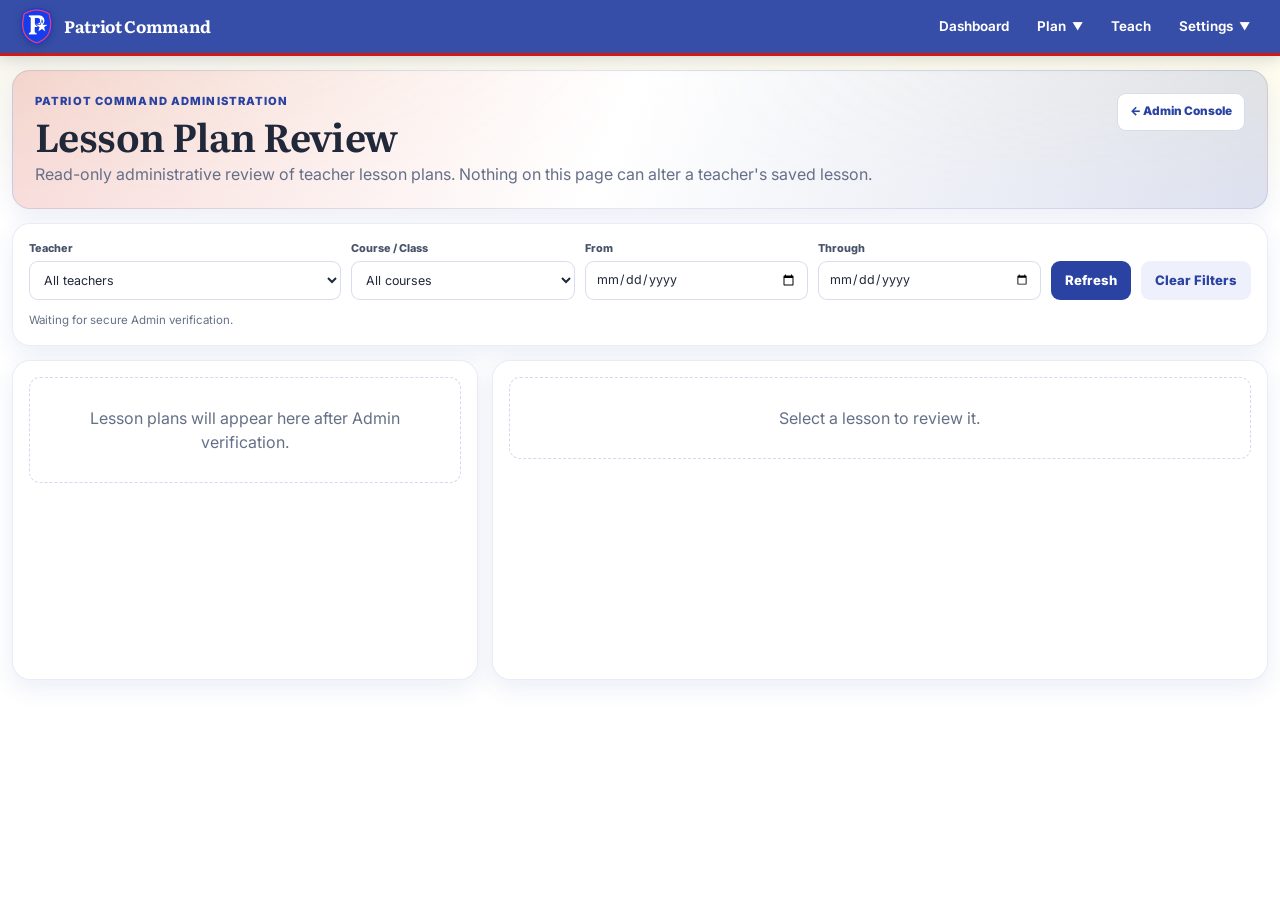
<file: admin-lessons.html>
<!DOCTYPE html>
<html lang="en">
<head>
<meta charset="UTF-8"><meta name="viewport" content="width=device-width,initial-scale=1.0">
<title>Lesson Plan Review | Patriot Command</title>
<link rel="icon" type="image/png" href="Assets/Icons/Patriot%20Command%20micro.png">
<link rel="stylesheet" href="css/patriot-design-system.css?v=3">
<style>
*{box-sizing:border-box}body{margin:0;min-height:100vh;background:#fffce9;color:#20283a;font-family:Inter,"Segoe UI",Arial,sans-serif}.page{width:min(1400px,calc(100% - 24px));margin:14px auto 36px;display:grid;gap:14px}.hero,.panel{background:#fff;border:1px solid rgba(42,67,163,.13);border-radius:18px;box-shadow:0 8px 24px rgba(42,67,163,.09)}.hero{padding:22px;background:linear-gradient(112deg,rgba(207,27,19,.16),#fff 48%,rgba(42,67,163,.16))}.hero-top{display:flex;justify-content:space-between;gap:14px;align-items:flex-start}.eyebrow{margin:0;color:#2a43a3;font-size:.7rem;font-weight:850;text-transform:uppercase;letter-spacing:.1em}h1,h2{font-family:Literata,Georgia,serif}h1{margin:4px 0 5px;font-size:clamp(1.7rem,3vw,2.5rem)}.hero p:last-child{margin:0;color:#657087}.back{display:inline-flex;padding:9px 12px;border-radius:9px;background:#fff;color:#2a43a3;text-decoration:none;font-size:.74rem;font-weight:850;border:1px solid rgba(42,67,163,.18);white-space:nowrap}.panel{padding:16px}.filters{display:grid;grid-template-columns:1.4fr 1fr 1fr 1fr auto auto;gap:10px;align-items:end}.field label{display:block;margin-bottom:5px;color:#47526a;font-size:.68rem;font-weight:800}.field input,.field select{width:100%;min-height:39px;padding:8px 10px;border:1px solid rgba(42,67,163,.18);border-radius:9px;background:#fff;font:inherit;font-size:.78rem}.button{min-height:39px;padding:8px 14px;border:0;border-radius:9px;background:#2a43a3;color:#fff;font-weight:800;cursor:pointer}.button.secondary{background:#eef1fb;color:#2a43a3}.summary{margin:12px 0 0;color:#657087;font-size:.72rem}.workspace{display:grid;grid-template-columns:minmax(300px,.75fr) minmax(0,1.25fr);gap:14px}.list{display:grid;gap:8px;max-height:70vh;overflow:auto}.lesson-card{padding:12px;border:1px solid rgba(42,67,163,.12);border-radius:11px;background:#fff;cursor:pointer}.lesson-card:hover,.lesson-card.active{border-color:#2a43a3;background:rgba(42,67,163,.05)}.lesson-card strong{display:block}.lesson-card span{display:block;margin-top:3px;color:#657087;font-size:.68rem}.detail{min-height:320px}.detail-header{padding-bottom:12px;border-bottom:1px solid rgba(42,67,163,.12)}.detail-header h2{margin:0;color:#2a43a3}.meta{margin-top:5px;color:#657087;font-size:.72rem}.lesson-fields{display:grid;grid-template-columns:repeat(2,minmax(0,1fr));gap:10px;margin-top:14px}.lesson-field{padding:11px;background:rgba(42,67,163,.035);border:1px solid rgba(42,67,163,.09);border-radius:10px}.lesson-field.full{grid-column:1/-1}.lesson-field b{display:block;margin-bottom:4px;color:#2a43a3;font-size:.63rem;text-transform:uppercase;letter-spacing:.05em}.lesson-field div{white-space:pre-wrap;font-size:.78rem;line-height:1.45}.empty{padding:28px;text-align:center;color:#657087;border:1px dashed rgba(42,67,163,.2);border-radius:11px}.status{padding:10px 12px;border-radius:9px;background:#fff8dc;color:#675b32;font-size:.72rem}.status.error{background:#fde8e7;color:#8f1712}@media(max-width:900px){.filters{grid-template-columns:1fr 1fr}.workspace{grid-template-columns:1fr}.lesson-fields{grid-template-columns:1fr}.lesson-field.full{grid-column:auto}}@media(max-width:560px){.filters{grid-template-columns:1fr}.hero-top{display:block}.back{margin-top:12px}}
</style>
</head>
<body class="patriot-page-settings">
<main class="page">
<header class="hero"><div class="hero-top"><div><p class="eyebrow">Patriot Command Administration</p><h1>Lesson Plan Review</h1><p>Read-only administrative review of teacher lesson plans. Nothing on this page can alter a teacher's saved lesson.</p></div><a class="back" href="admin.html">← Admin Console</a></div></header>
<section class="panel"><div class="filters">
<div class="field"><label for="teacher-filter">Teacher</label><select id="teacher-filter"><option value="">All teachers</option></select></div>
<div class="field"><label for="course-filter">Course / Class</label><select id="course-filter"><option value="">All courses</option></select></div>
<div class="field"><label for="start-date">From</label><input id="start-date" type="date"></div>
<div class="field"><label for="end-date">Through</label><input id="end-date" type="date"></div>
<button id="refresh-button" class="button" type="button">Refresh</button><button id="clear-button" class="button secondary" type="button">Clear Filters</button></div><p id="summary" class="summary">Waiting for secure Admin verification.</p></section>
<div class="workspace"><section class="panel"><div id="lesson-list" class="list"><div class="empty">Lesson plans will appear here after Admin verification.</div></div></section><section class="panel detail" id="lesson-detail"><div class="empty">Select a lesson to review it.</div></section></div>
</main>
<script src="config/google-config.js?v=7"></script>
<script src="https://accounts.google.com/gsi/client" async defer></script>
<script src="js/google-auth.js?v=5"></script>
<script src="js/navigation.js?v=3"></script>
<script src="js/admin-access.js?v=4"></script>
<script src="js/admin-lesson-review.js?v=2"></script>
</body></html>
</file>
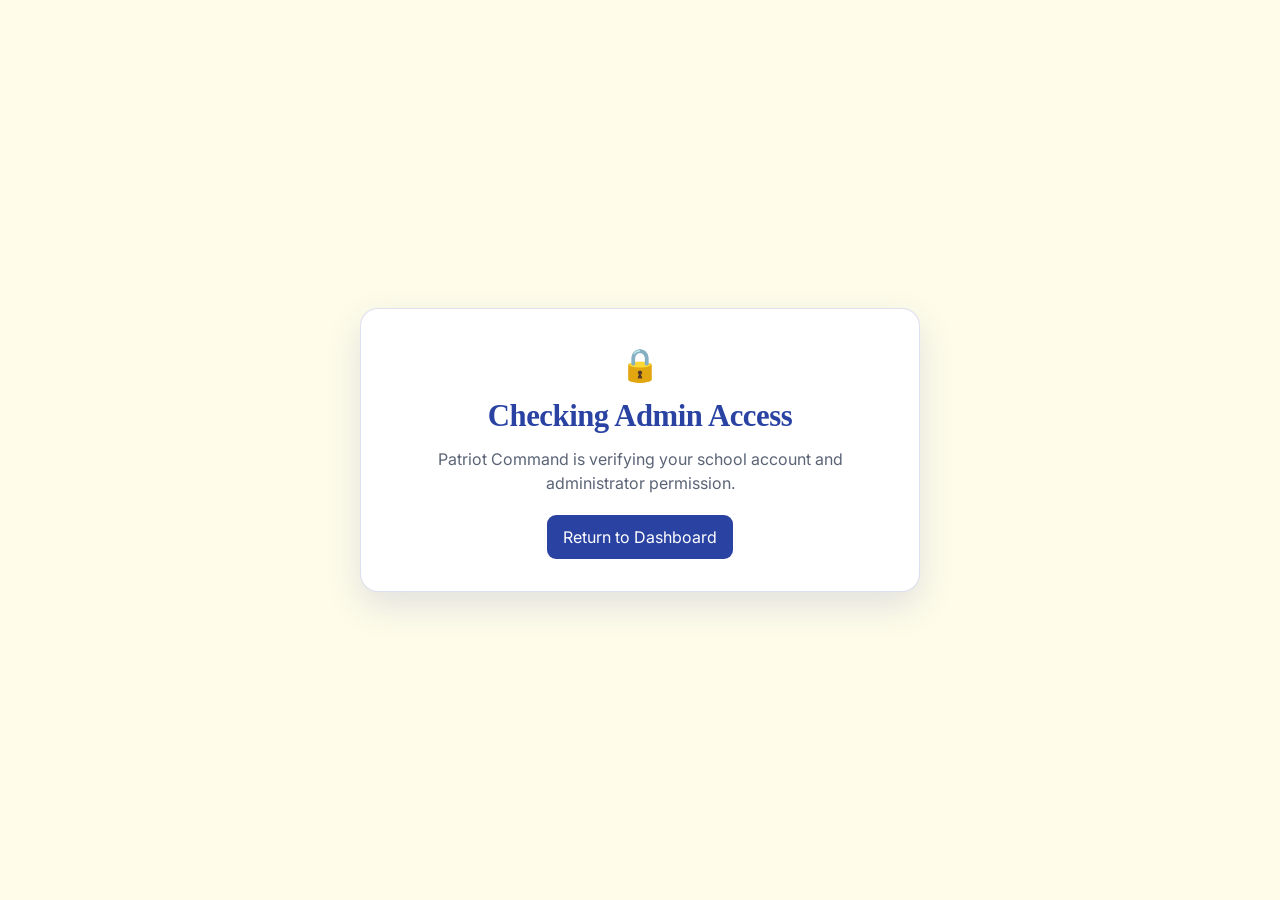
<file: admin.html>
<!DOCTYPE html>
<html lang="en"><head><meta charset="UTF-8"><meta name="viewport" content="width=device-width,initial-scale=1"><title>Admin Console | Patriot Command</title><link rel="stylesheet" href="css/patriot-design-system.css?v=3"><link rel="stylesheet" href="css/layout.css?v=3"><style>body{margin:0;background:#fffce9;color:#20283a;font-family:Inter,"Segoe UI",Arial,sans-serif}.shell{width:min(1100px,calc(100% - 28px));margin:18px auto}.hero,.card{background:#fff;border:1px solid rgba(42,67,163,.13);border-radius:18px;box-shadow:0 8px 24px rgba(42,67,163,.09)}.hero{padding:22px;background:linear-gradient(112deg,rgba(207,27,19,.16),#fff 48%,rgba(42,67,163,.16))}.hero h1{margin:0;font-family:Literata,Georgia,serif}.hero p{margin:6px 0 0;color:#657087}.grid{display:grid;grid-template-columns:1fr 1fr;gap:14px;margin-top:14px}.card{padding:18px}.card h2{margin:0 0 6px;color:#2a43a3;font-family:Literata,Georgia,serif}.card p{color:#657087;font-size:.82rem;line-height:1.45}.btn{display:inline-flex;padding:10px 14px;border-radius:9px;background:#2a43a3;color:#fff;text-decoration:none;font-weight:800}.status{margin-top:14px;padding:12px;border-radius:10px;background:#fff8dc;color:#675b32}@media(max-width:700px){.grid{grid-template-columns:1fr}}</style></head><body class="patriot-page-settings"><main class="shell"><header class="hero"><h1>Admin Console</h1><p>Patriot Command administration and review tools.</p><div id="admin-status" class="status">Verifying Admin access…</div></header><section class="grid"><article class="card"><h2>Lesson Plan Review</h2><p>Review teacher lesson plans in a secure, read-only view. Filter by teacher, course, and date.</p><a class="btn" href="admin-lessons.html">Review Teacher Lesson Plans</a></article><article class="card"><h2>School-Wide Messages</h2><p>The full announcement and bulletin management console is being restored after the Admin authentication update.</p></article></section></main><script src="config/google-config.js?v=7"></script><script src="https://accounts.google.com/gsi/client" async defer></script><script src="js/google-auth.js?v=5"></script><script src="js/navigation.js?v=3"></script><script src="js/admin-access.js?v=4"></script><script>window.PatriotAdminAccess?.enforceAdminAccess();window.addEventListener('patriot-admin-verified',()=>{const s=document.getElementById('admin-status');if(s)s.textContent='Admin access verified.'});</script></body></html>
</file>
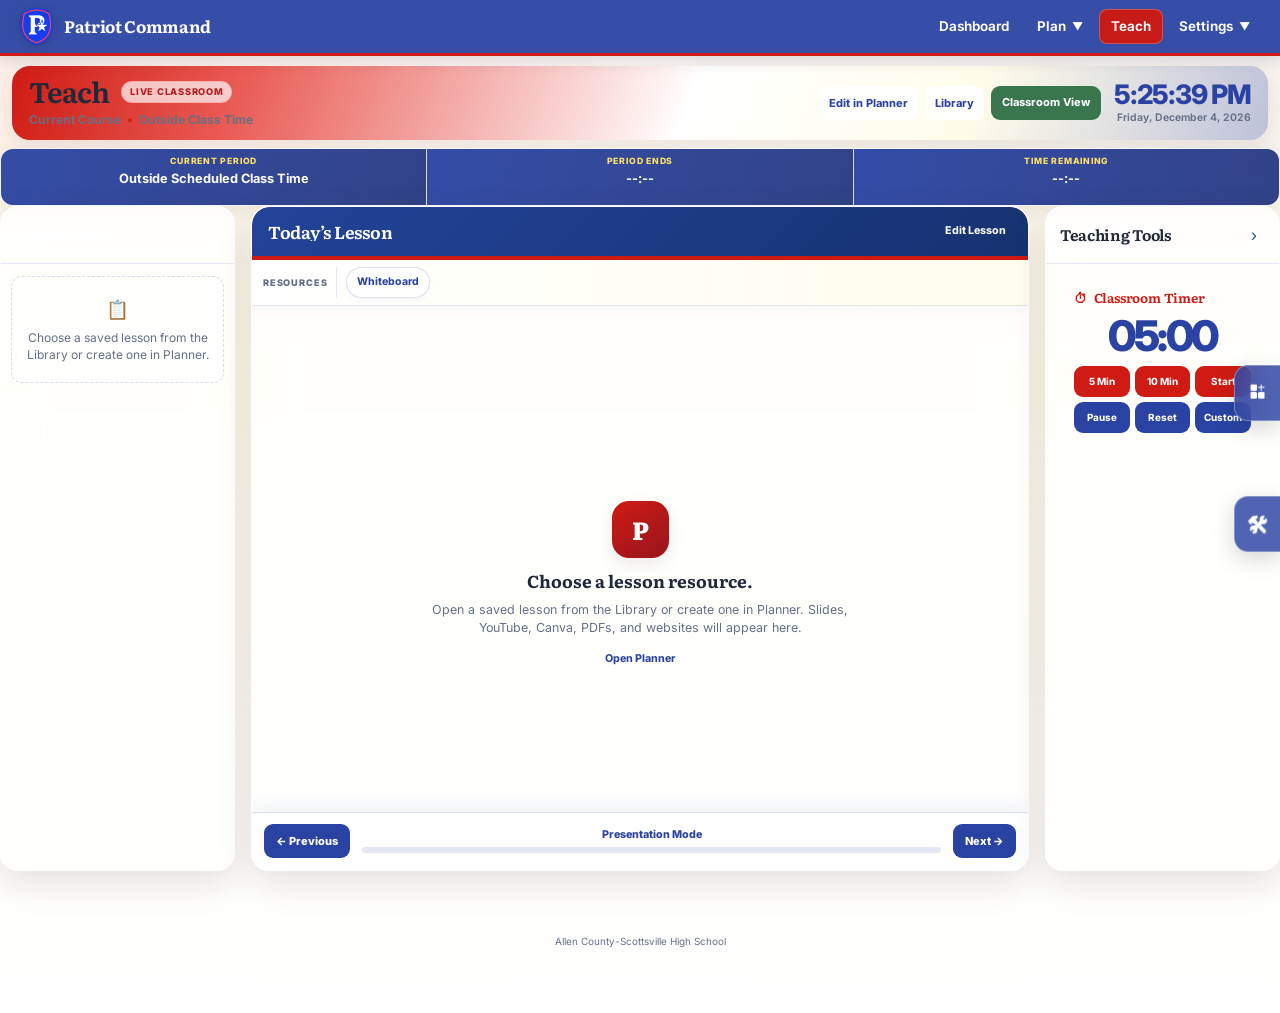
<file: classroom.html>
<!DOCTYPE html>
<html lang="en">
<head>
  <meta charset="UTF-8">

  <meta
    name="viewport"
    content="width=device-width, initial-scale=1.0"
  >

  <meta
    name="description"
    content="Present lessons and classroom tools in Patriot Command."
  >

  <title>Teach | Patriot Command</title>
<link
  rel="icon"
  type="image/png"
  href="Assets/Icons/Patriot%20Command%20micro.png"
>
  <link
    rel="stylesheet"
    href="css/patriot-design-system.css?v=3"
  >

  <link
    rel="stylesheet"
    href="css/layout.css?v=3"
  >

  <link
    rel="stylesheet"
    href="css/widget-system.css?v=2"
  >
<link rel="stylesheet" href="css/teach.css?v=7">
<link rel="stylesheet" href="css/teach-themes.css?v=10">  
</head>

<body
  class="patriot-page-teach"
  data-teach-theme="default"
>  
  <!--
  ==========================================
  TEACH HEADER
  ==========================================
  -->

  <header class="teach-header">
    <div class="teach-header-main">
      <div class="teach-heading-row">
        <h1 class="teach-page-title">
          Teach
        </h1>

        <span class="teach-status-chip">
          Live Classroom
        </span>
      </div>

      <div class="teacher-details">
        <span id="display-course">
          Current Course
        </span>

        <span
          class="teacher-details-separator"
          aria-hidden="true"
        >
          •
        </span>

        <span id="display-period">
          Current Period
        </span>
      </div>
    </div>

    <div class="teach-header-right">
      <div class="header-buttons">
        <button
          class="header-action"
          type="button"
          onclick="editCurrentLesson()"
        >
          Edit in Planner
        </button>

        <button
          class="header-action"
          type="button"
          onclick="window.location.href='library.html'"
        >
          Library
        </button>
      </div>

      <div class="clock-area">
        <div id="clock">
          --:--
        </div>

        <div id="date">
          Loading date...
        </div>
      </div>
    </div>
  </header>

  <!--
  ==========================================
  BELL SCHEDULE
  ==========================================
  -->

  <section
    class="schedule-strip"
    aria-label="Current bell schedule status"
  >
    <div class="schedule-item">
      <span class="schedule-label">
        Current Period
      </span>

      <span
        id="period-name"
        class="schedule-value"
      >
        Checking schedule...
      </span>
    </div>

    <div class="schedule-item">
      <span class="schedule-label">
        Period Ends
      </span>

      <span
        id="period-end"
        class="schedule-value"
      >
        --:--
      </span>
    </div>

    <div class="schedule-item">
      <span class="schedule-label">
        Time Remaining
      </span>

      <span
        id="period-countdown"
        class="schedule-value"
      >
        --:--
      </span>
    </div>
  </section>

  <!--
  ==========================================
  COMMAND CENTER
  ==========================================
  -->

  <main class="teach-command-center">
    <!--
    ========================================
    LEFT: LESSON FLOW
    Teach Loader v2 rebuilds this body.
    ========================================
    -->

    <aside
      id="lesson-flow-panel"
      class="command-panel lesson-flow-panel"
      aria-label="Lesson flow"
    >
      <div class="command-panel-header">
        <h2 class="command-panel-title">
          Lesson Flow
        </h2>

        <button
          id="lesson-flow-collapse"
          class="panel-collapse-button"
          type="button"
          aria-label="Collapse lesson flow"
          aria-expanded="true"
          title="Collapse lesson flow"
        >
          ‹
        </button>
      </div>

      <div class="command-panel-body">
        <p
          style="
            padding: 16px;
            margin: 0;
            color: #657087;
            font-size: 0.76rem;
            text-align: center;
          "
        >
          Loading lesson flow...
        </p>
      </div>
    </aside>

    <!--
    ========================================
    CENTER: LESSON CONTENT
    ========================================
    -->

    <section class="lesson-workspace">
      <div class="lesson-workspace-header">
  <div class="lesson-workspace-title-wrap">
    <h2 class="lesson-workspace-title">
      Today’s Lesson
    </h2>

    <div class="lesson-workspace-subtitle"></div>
  </div>

  <div class="lesson-workspace-actions">
          <button
            class="lesson-action-button"
            type="button"
            onclick="editCurrentLesson()"
          >
            Edit Lesson
          </button>

          <a
            id="open-lesson-link"
            class="open-link"
            href="#"
            target="_blank"
            rel="noopener noreferrer"
          >
            Open in New Tab
          </a>
        </div>
      </div>

      <div class="lesson-window">
        <iframe
          id="lesson-frame"
          title="Embedded lesson content"
          allowfullscreen
        ></iframe>

        <div
          id="lesson-placeholder"
          class="lesson-placeholder"
        >
          <div
            class="lesson-placeholder-mark"
            aria-hidden="true"
          >
            P
          </div>

          <strong>
            Choose a lesson resource.
          </strong>

          <span>
            Open a saved lesson from the Library or
            create one in Planner. Slides, YouTube,
            Canva, PDFs, and websites will appear here.
          </span>

          <button
            class="lesson-action-button"
            type="button"
            onclick="window.location.href='planner.html'"
          >
            Open Planner
          </button>
        </div>
      </div>
    </section>

    <!--
    ========================================
    RIGHT: TEACHING TOOLS
    Existing widget and toolbar scripts continue
    inserting tools into this panel.
    ========================================
    -->

    <aside
      id="teaching-tools-panel"
      class="command-panel teaching-tools-panel"
      aria-label="Teaching tools"
    >
      <div class="command-panel-header">
        <h2 class="command-panel-title">
          Teaching Tools
        </h2>

        <button
          id="teaching-tools-collapse"
          class="panel-collapse-button"
          type="button"
          aria-label="Collapse teaching tools"
          aria-expanded="true"
          title="Collapse teaching tools"
        >
          ›
        </button>
      </div>

      <div class="command-panel-body right-column">
        <section class="timer-card">
          <h2>
            <span aria-hidden="true">
              ⏱
            </span>

            Classroom Timer
          </h2>

          <div id="timer-display">
            05:00
          </div>

          <div class="timer-controls">
            <button
              type="button"
              onclick="setTimer(5)"
            >
              5 Min
            </button>

            <button
              type="button"
              onclick="setTimer(10)"
            >
              10 Min
            </button>

            <button
              type="button"
              onclick="startTimer()"
            >
              Start
            </button>

            <button
              class="secondary"
              type="button"
              onclick="pauseTimer()"
            >
              Pause
            </button>

            <button
              class="secondary"
              type="button"
              onclick="resetTimer()"
            >
              Reset
            </button>

            <button
              class="secondary"
              type="button"
              onclick="setCustomTimer()"
            >
              Custom
            </button>
          </div>
        </section>
      </div>
    </aside>
  </main>

  <footer>
    Allen County-Scottsville High School
  </footer>

  <script src="data/schedules.js?v=2"></script>
  <script src="data/profile-options.js?v=4"></script>

  <script>
    /*
    ==========================================
    TEACH PAGE UTILITIES
    ==========================================
    */

    let selectedSeconds =
      300;

    let remainingSeconds =
      selectedSeconds;

    let timerInterval =
      null;

    /*
    ==========================================
    CURRENT LESSON
    ==========================================
    */

    function readStoredJson(key) {
      const saved =
        localStorage.getItem(key);

      if (!saved) {
        return null;
      }

      try {
        return JSON.parse(saved);
      } catch (error) {
        console.error(
          `Could not read ${key}.`,
          error
        );

        return null;
      }
    }

    function getCurrentLesson() {
      if (
        typeof window.getActiveTeachLesson ===
        "function"
      ) {
        return window.getActiveTeachLesson();
      }

      return (
        readStoredJson(
          "patriotTeachLesson"
        ) ||
        readStoredJson(
          "patriotDailyLesson"
        ) ||
        readStoredJson(
          "patriotLastPlannedLesson"
        ) ||
        null
      );
    }

    function editCurrentLesson() {
      const lesson =
        getCurrentLesson();

      if (
        !lesson ||
        !lesson.lessonId
      ) {
        window.alert(
          "Open a saved lesson from the Library before editing it."
        );

        return;
      }

      localStorage.setItem(
        "patriotEditLesson",
        JSON.stringify(
          lesson
        )
      );

      window.location.href =
        "planner.html?mode=edit";
    }

    /*
    ==========================================
    CLOCK
    ==========================================
    */

    function updateClock() {
      const now =
        new Date();

      const clock =
        document.getElementById(
          "clock"
        );

      const date =
        document.getElementById(
          "date"
        );

      if (clock) {
        clock.textContent =
          now.toLocaleTimeString(
            [],
            {
              hour: "numeric",
              minute: "2-digit",
              second: "2-digit"
            }
          );
      }

      if (date) {
        date.textContent =
          now.toLocaleDateString(
            [],
            {
              weekday: "long",
              month: "long",
              day: "numeric",
              year: "numeric"
            }
          );
      }
    }

    /*
    ==========================================
    BELL SCHEDULE
    ==========================================
    */

    function timeToDate(timeText) {
      const [
        hours,
        minutes
      ] =
        String(
          timeText ||
          "00:00"
        )
          .split(":")
          .map(Number);

      const time =
        new Date();

      time.setHours(
        hours,
        minutes,
        0,
        0
      );

      return time;
    }

    function formatSchoolTime(
      timeText
    ) {
      return timeToDate(
        timeText
      ).toLocaleTimeString(
        [],
        {
          hour: "numeric",
          minute: "2-digit"
        }
      );
    }

    function updateBellSchedule() {
      const now =
        new Date();

      const schedule =
        typeof bellSchedule !==
        "undefined"
          ? bellSchedule
          : [];

      const activePeriod =
        schedule.find(
          period => {
            const startTime =
              timeToDate(
                period.start
              );

            const endTime =
              timeToDate(
                period.end
              );

            return (
              now >=
                startTime &&
              now <
                endTime
            );
          }
        );

      const periodName =
        document.getElementById(
          "period-name"
        );

      const periodEnd =
        document.getElementById(
          "period-end"
        );

      const periodCountdown =
        document.getElementById(
          "period-countdown"
        );

      const displayPeriod =
        document.getElementById(
          "display-period"
        );

      if (
        !periodName ||
        !periodEnd ||
        !periodCountdown
      ) {
        return;
      }

      if (!activePeriod) {
        periodName.textContent =
          "Outside Scheduled Class Time";

        periodEnd.textContent =
          "--:--";

        periodCountdown.textContent =
          "--:--";

        if (displayPeriod) {
          displayPeriod.textContent =
            "Outside Class Time";
        }

        return;
      }

      const endTime =
        timeToDate(
          activePeriod.end
        );

      const totalSeconds =
        Math.max(
          0,
          Math.floor(
            (
              endTime -
              now
            ) /
            1000
          )
        );

      const minutes =
        Math.floor(
          totalSeconds /
          60
        );

      const seconds =
        totalSeconds %
        60;

      periodName.textContent =
        activePeriod.name;

      periodEnd.textContent =
        formatSchoolTime(
          activePeriod.end
        );

      periodCountdown.textContent =
        String(
          minutes
        ).padStart(
          2,
          "0"
        ) +
        ":" +
        String(
          seconds
        ).padStart(
          2,
          "0"
        );

      if (displayPeriod) {
        displayPeriod.textContent =
          activePeriod.name;
      }
    }

    /*
    ==========================================
    TIMER
    ==========================================
    */

    function displayTimer() {
      const timerDisplay =
        document.getElementById(
          "timer-display"
        );

      if (!timerDisplay) {
        return;
      }

      const minutes =
        Math.floor(
          remainingSeconds /
          60
        );

      const seconds =
        remainingSeconds %
        60;

      timerDisplay.textContent =
        String(
          minutes
        ).padStart(
          2,
          "0"
        ) +
        ":" +
        String(
          seconds
        ).padStart(
          2,
          "0"
        );
    }

    function setTimer(minutes) {
      pauseTimer();

      selectedSeconds =
        minutes *
        60;

      remainingSeconds =
        selectedSeconds;

      displayTimer();
    }

    function setCustomTimer() {
      const minutes =
        Number(
          window.prompt(
            "How many minutes should the timer run?",
            "15"
          )
        );

      if (
        !Number.isFinite(
          minutes
        ) ||
        minutes <= 0
      ) {
        return;
      }

      setTimer(
        Math.round(
          minutes
        )
      );
    }

    function startTimer() {
      if (
        timerInterval ||
        remainingSeconds <= 0
      ) {
        return;
      }

      timerInterval =
        window.setInterval(
          () => {
            remainingSeconds -=
              1;

            displayTimer();

            if (
              remainingSeconds <=
              0
            ) {
              pauseTimer();

              window.alert(
                "Time is up!"
              );
            }
          },
          1000
        );
    }

    function pauseTimer() {
      window.clearInterval(
        timerInterval
      );

      timerInterval =
        null;
    }

    function resetTimer() {
      pauseTimer();

      remainingSeconds =
        selectedSeconds;

      displayTimer();
    }

    /*
    ==========================================
    PANEL COLLAPSE
    ==========================================
    */

    const LESSON_FLOW_STATE_KEY =
      "patriotLessonFlowCollapsed";

    const TEACHING_TOOLS_STATE_KEY =
      "patriotTeachingToolsCollapsed";

    function readBooleanPreference(
      key
    ) {
      return (
        localStorage.getItem(
          key
        ) ===
        "true"
      );
    }

    function updateCollapseButton(
      button,
      collapsed,
      panelName
    ) {
      if (!button) {
        return;
      }

      button.setAttribute(
        "aria-expanded",
        String(
          !collapsed
        )
      );

      button.setAttribute(
        "aria-label",
        collapsed
          ? `Expand ${panelName}`
          : `Collapse ${panelName}`
      );

      button.title =
        collapsed
          ? `Expand ${panelName}`
          : `Collapse ${panelName}`;
    }

    function applyPanelPreferences() {
      const lessonFlowCollapsed =
        readBooleanPreference(
          LESSON_FLOW_STATE_KEY
        );

      const toolsCollapsed =
        readBooleanPreference(
          TEACHING_TOOLS_STATE_KEY
        );

      document.body.classList.toggle(
        "lesson-flow-collapsed",
        lessonFlowCollapsed
      );

      document.body.classList.toggle(
        "teaching-tools-collapsed",
        toolsCollapsed
      );

      updateCollapseButton(
        document.getElementById(
          "lesson-flow-collapse"
        ),
        lessonFlowCollapsed,
        "lesson flow"
      );

      updateCollapseButton(
        document.getElementById(
          "teaching-tools-collapse"
        ),
        toolsCollapsed,
        "teaching tools"
      );
    }

    function toggleLessonFlow() {
      const collapsed =
        !document.body.classList.contains(
          "lesson-flow-collapsed"
        );

      document.body.classList.toggle(
        "lesson-flow-collapsed",
        collapsed
      );

      localStorage.setItem(
        LESSON_FLOW_STATE_KEY,
        String(
          collapsed
        )
      );

      updateCollapseButton(
        document.getElementById(
          "lesson-flow-collapse"
        ),
        collapsed,
        "lesson flow"
      );
    }

    function toggleTeachingTools() {
      const collapsed =
        !document.body.classList.contains(
          "teaching-tools-collapsed"
        );

      document.body.classList.toggle(
        "teaching-tools-collapsed",
        collapsed
      );

      localStorage.setItem(
        TEACHING_TOOLS_STATE_KEY,
        String(
          collapsed
        )
      );

      updateCollapseButton(
        document.getElementById(
          "teaching-tools-collapse"
        ),
        collapsed,
        "teaching tools"
      );
    }

    /*
    ==========================================
    COURSE DISPLAY
    ==========================================
    */

    function updateCourseDisplay() {
      const lesson =
        getCurrentLesson();

      const display =
        document.getElementById(
          "display-course"
        );

      if (!display) {
        return;
      }

      const course =
        lesson &&
        (
          lesson.course ||
          (
            Array.isArray(
              lesson.assignedCourses
            )
              ? lesson.assignedCourses
                  .filter(Boolean)
                  .join(" / ")
              : ""
          )
        );

      display.textContent =
        course ||
        "Current Course";
    }

    /*
    ==========================================
    START PAGE
    ==========================================
    */

    function startTeachPage() {
      const lessonFlowButton =
        document.getElementById(
          "lesson-flow-collapse"
        );

      const toolsButton =
        document.getElementById(
          "teaching-tools-collapse"
        );

      if (lessonFlowButton) {
        lessonFlowButton.addEventListener(
          "click",
          toggleLessonFlow
        );
      }

      if (toolsButton) {
        toolsButton.addEventListener(
          "click",
          toggleTeachingTools
        );
      }

      applyPanelPreferences();
      updateClock();
      updateBellSchedule();
      displayTimer();

      window.setTimeout(
        updateCourseDisplay,
        350
      );

      window.setInterval(
        updateClock,
        1000
      );

      window.setInterval(
        updateBellSchedule,
        1000
      );

      document.addEventListener(
        "patriotTeachLessonChange",
        updateCourseDisplay
      );
    }

    if (
      document.readyState ===
      "loading"
    ) {
      document.addEventListener(
        "DOMContentLoaded",
        startTeachPage
      );
    } else {
      startTeachPage();
    }
  </script>

  <script src="js/classroom-toolbar.js?v=7"></script>

  <script src="config/google-config.js?v=1"></script>

<script
  src="https://accounts.google.com/gsi/client"
  async
  defer
></script>

<script src="js/google-auth.js?v=3"></script>
<script src="js/teach-theme.js?v=2"></script>
<script src="js/navigation.js?v=3"></script>
<script src="js/classroom-widgets.js?v=3"></script>

<script src="js/student-picker.js?v=1"></script>
<script src="js/review-points.js?v=1"></script>
<script src="js/random-groups.js?v=1"></script>
<script src="js/teach-loader.js?v=14"></script>
<script src="js/teach-presentation.js?v=3"></script>
<script src="js/whiteboard-resource.js?v=1"></script>
<script src="js/teach-auto-refresh.js?v=1"></script>
<script src="js/classroom-view.js?v=2"></script>
  
</body>
</html>
</file>
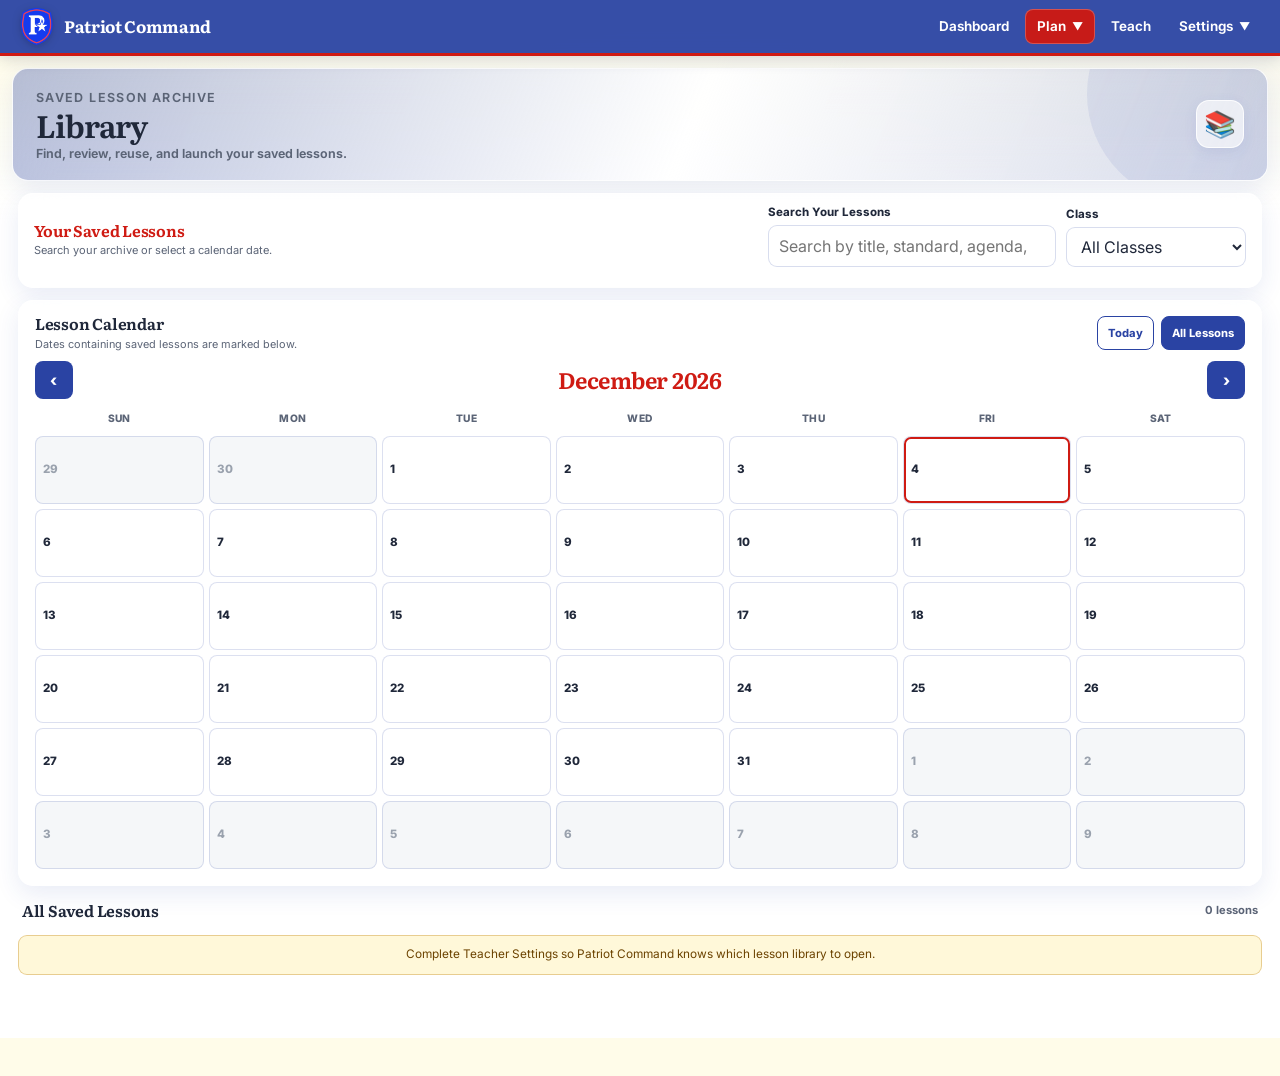
<file: library.html>
<!DOCTYPE html>
<html lang="en">
<head>
  <meta charset="UTF-8">

  <meta
    name="viewport"
    content="width=device-width, initial-scale=1.0"
  >

  <meta
    name="description"
    content="Find, review, reuse, and launch saved Patriot Command lessons."
  >

  <title>Library | Patriot Command</title>
  <link
  rel="icon"
  type="image/png"
  href="Assets/Icons/Patriot%20Command%20micro.png"
>

  <link
    rel="stylesheet"
    href="css/patriot-design-system.css?v=2"
  >

  <link
    rel="stylesheet"
    href="css/layout.css?v=2"
  >

  <style>
    /*
    ==========================================
    LIBRARY PAGE
    ==========================================
    */

    :root {
      --library-blue:
        var(
          --patriot-blue,
          #2a43a3
        );

      --library-red:
        var(
          --patriot-red,
          #cf1b13
        );

      --library-cream:
        var(
          --patriot-cream,
          #fffce9
        );

      --library-gold:
        var(
          --patriot-gold,
          #ffe269
        );

      --library-white:
        #ffffff;

      --library-ink:
        var(
          --patriot-text,
          #20283a
        );

      --library-muted:
        var(
          --patriot-muted,
          #657087
        );

      --library-line:
        rgba(
          42,
          67,
          163,
          0.13
        );

      --library-glass:
        rgba(
          255,
          255,
          255,
          0.8
        );

      --library-glass-strong:
        rgba(
          255,
          255,
          255,
          0.92
        );

      --library-shadow:
        0 8px 24px
        rgba(
          42,
          67,
          163,
          0.1
        );

      --library-shadow-hover:
        0 12px 28px
        rgba(
          42,
          67,
          163,
          0.15
        );
    }

    * {
      box-sizing: border-box;
    }

    html {
      min-height: 100%;
      background:
        var(--library-cream);
    }

    body {
      min-height: 100vh;
      margin: 0;
      color:
        var(--library-ink);
      font-family:
        "Inter",
        "Segoe UI",
        Arial,
        sans-serif;
      background:
        radial-gradient(
          circle at 8% 2%,
          rgba(
            42,
            67,
            163,
            0.16
          ),
          transparent 27%
        ),
        radial-gradient(
          circle at 92% 4%,
          rgba(
            255,
            226,
            105,
            0.16
          ),
          transparent 28%
        ),
        linear-gradient(
          180deg,
          rgba(
            255,
            255,
            255,
            0.76
          ),
          rgba(
            255,
            252,
            233,
            0.94
          )
        );
    }

    button,
    input,
    select {
      font: inherit;
    }

    button {
      cursor: pointer;
    }

    /*
    ==========================================
    COMPACT LIBRARY HEADER
    ==========================================
    */

    .library-header {
      position: relative;
      display: flex;
      align-items: center;
      justify-content: space-between;
      gap: 22px;
      width:
        min(
          1800px,
          calc(
            100% -
            24px
          )
        );
      min-height: 92px;
      margin:
        12px
        auto;
      padding:
        16px
        23px;
      overflow: hidden;
      color:
        var(--library-ink);
      text-align: left;
      background:
        linear-gradient(
          112deg,
          rgba(
            42,
            67,
            163,
            0.34
          ) 0%,
          rgba(
            255,
            255,
            255,
            0.9
          ) 54%,
          rgba(
            42,
            67,
            163,
            0.18
          ) 100%
        );
      border:
        1px solid
        rgba(
          255,
          255,
          255,
          0.88
        );
      border-radius: 16px;
      box-shadow:
        var(--library-shadow);
      backdrop-filter:
        blur(18px);
      -webkit-backdrop-filter:
        blur(18px);
      isolation: isolate;
    }

    .library-header::before {
      content: "";
      position: absolute;
      top: -85px;
      right: -40px;
      z-index: -1;
      width: 220px;
      height: 220px;
      pointer-events: none;
      background:
        rgba(
          42,
          67,
          163,
          0.08
        );
      border-radius: 50%;
    }

    .library-header-copy {
      min-width: 0;
    }

    .library-eyebrow {
      margin:
        0
        0
        2px;
      color:
        var(--library-blue);
      font-size: 0.62rem;
      font-weight: 800;
      text-transform: uppercase;
      letter-spacing: 0.11em;
    }

    .library-header h1 {
      margin: 0;
      color:
        var(--library-ink);
      font-family:
        "Literata",
        Georgia,
        serif;
      font-size:
        clamp(
          1.55rem,
          2.4vw,
          2.15rem
        );
      line-height: 1.08;
      letter-spacing: -0.03em;
    }

    .library-header p {
      margin:
        4px
        0
        0;
      color:
        var(--library-muted);
      font-size: 0.78rem;
      font-weight: 650;
    }

    .library-header-icon {
      display: inline-flex;
      align-items: center;
      justify-content: center;
      flex: 0 0 auto;
      width: 48px;
      height: 48px;
      font-size: 1.6rem;
      background:
        rgba(
          255,
          255,
          255,
          0.62
        );
      border:
        1px solid
        rgba(
          255,
          255,
          255,
          0.84
        );
      border-radius: 13px;
      box-shadow:
        0 4px 14px
        rgba(
          42,
          67,
          163,
          0.09
        );
    }

    /*
    ==========================================
    MAIN LIBRARY WORKSPACE
    ==========================================
    */

    .library-main {
      display: grid;
      gap: 12px;
      width:
        min(
          1500px,
          calc(
            100% -
            24px
          )
        );
      margin:
        0
        auto
        38px;
    }

    /*
    ==========================================
    FILTER TOOLBAR
    ==========================================
    */

    .library-toolbar {
      display: grid;
      grid-template-columns:
        minmax(
          240px,
          0.7fr
        )
        minmax(
          0,
          1.6fr
        );
      align-items: center;
      gap:
        18px;
      margin: 0;
      padding:
        13px
        16px;
      background:
        var(--library-glass);
      border:
        1px solid
        rgba(
          255,
          255,
          255,
          0.9
        );
      border-radius: 15px;
      box-shadow:
        var(--library-shadow);
      backdrop-filter:
        blur(18px);
      -webkit-backdrop-filter:
        blur(18px);
    }

    .library-toolbar-copy {
      min-width: 0;
    }

    .library-toolbar h2 {
      margin:
        0
        0
        3px;
      color:
        var(--library-red);
      font-family:
        "Literata",
        Georgia,
        serif;
      font-size: 0.98rem;
      line-height: 1.2;
    }

    .library-toolbar p {
      margin: 0;
      color:
        var(--library-muted);
      font-size: 0.69rem;
      line-height: 1.4;
    }

    .library-filter-area {
      display: grid;
      grid-template-columns:
        minmax(
          0,
          1.6fr
        )
        minmax(
          180px,
          0.7fr
        );
      align-items: end;
      gap: 10px;
    }

    .library-filter-group {
      min-width: 0;
    }

    .library-filter-group label {
      display: block;
      margin:
        0
        0
        4px;
      color:
        var(--library-ink);
      font-size: 0.72rem;
      font-weight: 750;
    }

    .library-filter-group input,
    .library-filter-group select {
      width: 100%;
      min-height: 38px;
      padding:
        8px
        10px;
      color:
        var(--library-ink);
      background:
        rgba(
          255,
          255,
          255,
          0.9
        );
      border:
        1px solid
        rgba(
          42,
          67,
          163,
          0.18
        );
      border-radius: 9px;
      outline: none;
    }

    .library-filter-group input:focus,
    .library-filter-group select:focus {
      border-color:
        var(--library-blue);
      box-shadow:
        0 0 0 3px
        rgba(
          42,
          67,
          163,
          0.1
        );
    }

    .library-filter-count {
      grid-column:
        1 /
        -1;
      margin:
        -2px
        0
        0;
      color:
        var(--library-muted);
      font-size: 0.66rem;
      font-weight: 650;
    }

    /*
    ==========================================
    CALENDAR PANEL
    ==========================================
    */

    .lesson-calendar-panel {
      margin: 0;
      padding:
        14px
        16px
        16px;
      background:
        var(--library-glass);
      border:
        1px solid
        rgba(
          255,
          255,
          255,
          0.9
        );
      border-radius: 15px;
      box-shadow:
        var(--library-shadow);
      backdrop-filter:
        blur(18px);
      -webkit-backdrop-filter:
        blur(18px);
    }

    .calendar-heading-row {
      display: flex;
      align-items: center;
      justify-content: space-between;
      gap: 16px;
      margin-bottom: 10px;
    }

    .calendar-title-group {
      min-width: 0;
    }

    .calendar-title-group h2 {
      margin: 0;
      color:
        var(--library-ink);
      font-family:
        "Literata",
        Georgia,
        serif;
      font-size: 0.98rem;
      line-height: 1.2;
    }

    .calendar-title-group p {
      margin:
        3px
        0
        0;
      color:
        var(--library-muted);
      font-size: 0.68rem;
      line-height: 1.35;
    }

    .calendar-controls {
      display: flex;
      align-items: center;
      flex-wrap: wrap;
      justify-content: flex-end;
      gap: 7px;
    }

    .calendar-control-button {
      min-height: 34px;
      padding:
        6px
        10px;
      color:
        var(--library-blue);
      font-size: 0.7rem;
      font-weight: 750;
      background:
        rgba(
          255,
          255,
          255,
          0.9
        );
      border:
        1px solid
        var(--library-blue);
      border-radius: 8px;
      cursor: pointer;
      transition:
        color 180ms ease,
        background 180ms ease,
        border-color 180ms ease,
        transform 180ms ease;
    }

    .calendar-control-button:hover {
      color:
        var(--library-white);
      background:
        var(--library-red);
      border-color:
        var(--library-red);
      transform:
        translateY(-1px);
    }

    .calendar-control-button.primary {
      color:
        var(--library-white);
      background:
        var(--library-blue);
    }

    .calendar-control-button.primary:hover {
      background:
        var(--library-red);
      border-color:
        var(--library-red);
    }

    /*
    ==========================================
    MONTH NAVIGATION
    ==========================================
    */

    .calendar-month-navigation {
      display: grid;
      grid-template-columns:
        38px
        minmax(
          0,
          1fr
        )
        38px;
      align-items: center;
      gap: 9px;
      margin-bottom: 8px;
    }

    .calendar-month-label {
      margin: 0;
      color:
        var(--library-red);
      font-family:
        "Literata",
        Georgia,
        serif;
      font-size:
        clamp(
          1.05rem,
          2vw,
          1.4rem
        );
      text-align: center;
      letter-spacing: -0.02em;
    }

    .calendar-arrow-button {
      display: inline-flex;
      align-items: center;
      justify-content: center;
      width: 38px;
      height: 34px;
      padding: 0;
      color:
        var(--library-white);
      font-size: 1rem;
      font-weight: 800;
      background:
        var(--library-blue);
      border: 0;
      border-radius: 8px;
      cursor: pointer;
      transition:
        background 180ms ease,
        transform 180ms ease;
    }

    .calendar-arrow-button:hover {
      background:
        var(--library-red);
      transform:
        translateY(-1px);
    }

    /*
    ==========================================
    CALENDAR GRID
    ==========================================
    */

    .calendar-weekdays {
      display: grid;
      grid-template-columns:
        repeat(
          7,
          minmax(
            0,
            1fr
          )
        );
      gap: 5px;
      margin-bottom: 5px;
    }

    .calendar-weekday {
      padding:
        4px
        2px;
      color:
        var(--library-muted);
      font-size: 0.64rem;
      font-weight: 800;
      text-align: center;
      text-transform: uppercase;
      letter-spacing: 0.04em;
    }

    .lesson-calendar-grid {
      display: grid;
      grid-template-columns:
        repeat(
          7,
          minmax(
            0,
            1fr
          )
        );
      gap: 5px;
    }

    .calendar-day {
      position: relative;
      min-height: 68px;
      padding: 7px;
      overflow: hidden;
      color:
        var(--library-ink);
      text-align: left;
      background:
        rgba(
          255,
          255,
          255,
          0.88
        );
      border:
        1px solid
        rgba(
          42,
          67,
          163,
          0.16
        );
      border-radius: 8px;
      cursor: pointer;
      transition:
        border-color 180ms ease,
        background 180ms ease,
        box-shadow 180ms ease,
        transform 180ms ease;
    }

    .calendar-day:hover {
      border-color:
        var(--library-gold);
      box-shadow:
        0 5px 12px
        rgba(
          42,
          67,
          163,
          0.1
        );
      transform:
        translateY(-1px);
    }

    .calendar-day.outside-month {
      color:
        #9aa2ae;
      background:
        rgba(
          243,
          245,
          248,
          0.8
        );
    }

    .calendar-day.has-lessons {
      background:
        rgba(
          255,
          252,
          233,
          0.9
        );
      border-color:
        rgba(
          211,
          168,
          79,
          0.72
        );
    }

    .calendar-day.selected {
      color:
        var(--library-white);
      background:
        var(--library-blue);
      border-color:
        var(--library-blue);
    }

    .calendar-day.today {
      box-shadow:
        inset
        0
        0
        0
        2px
        var(--library-red);
    }

    .calendar-day-number {
      display: block;
      font-size: 0.72rem;
      font-weight: 800;
    }

    .calendar-day-lesson-count {
      display: inline-flex;
      align-items: center;
      justify-content: center;
      min-height: 20px;
      margin-top: 7px;
      padding:
        3px
        6px;
      color:
        var(--library-white);
      font-size: 0.58rem;
      font-weight: 750;
      text-align: center;
      background:
        var(--library-red);
      border-radius: 6px;
    }

    .calendar-day.selected
    .calendar-day-lesson-count {
      color:
        var(--library-blue);
      background:
        var(--library-gold);
    }

    .calendar-day-dots {
      display: flex;
      flex-wrap: wrap;
      gap: 3px;
      margin-top: 5px;
    }

    .calendar-day-dot {
      width: 5px;
      height: 5px;
      background:
        var(--library-red);
      border-radius: 50%;
    }

    .calendar-day.selected
    .calendar-day-dot {
      background:
        var(--library-gold);
    }

    /*
    ==========================================
    LESSON RESULTS
    ==========================================
    */

    .lesson-results-heading {
      display: flex;
      align-items: center;
      justify-content: space-between;
      gap: 14px;
      margin: 0;
      padding:
        3px
        4px;
    }

    .lesson-results-heading h2 {
      margin: 0;
      color:
        var(--library-ink);
      font-family:
        "Literata",
        Georgia,
        serif;
      font-size: 0.98rem;
    }

    .lesson-results-count {
      margin: 0;
      color:
        var(--library-muted);
      font-size: 0.7rem;
      font-weight: 700;
    }

    .library-message {
      display: none;
      margin: 0;
      padding: 10px;
      color:
        #6c4300;
      font-size: 0.74rem;
      text-align: center;
      background:
        rgba(
          255,
          226,
          105,
          0.25
        );
      border:
        1px solid
        rgba(
          211,
          168,
          79,
          0.52
        );
      border-radius: 9px;
    }

    .library-message.show {
      display: block;
    }

    .lesson-library-list {
      display: grid;
      gap: 10px;
    }

    /*
    ==========================================
    LESSON CARDS
    ==========================================
    */

    .lesson-card {
      padding:
        13px
        15px;
      background:
        var(--library-glass-strong);
      border:
        1px solid
        rgba(
          42,
          67,
          163,
          0.11
        );
      border-left:
        4px solid
        var(--library-red);
      border-radius: 12px;
      box-shadow:
        0 5px 16px
        rgba(
          42,
          67,
          163,
          0.08
        );
      transition:
        box-shadow 180ms ease,
        transform 180ms ease;
    }

    .lesson-card:hover {
      box-shadow:
        var(--library-shadow-hover);
      transform:
        translateY(-1px);
    }

    .lesson-card-heading {
      display: flex;
      align-items: center;
      justify-content: space-between;
      gap: 16px;
    }

    .lesson-card-copy {
      min-width: 0;
    }

    .lesson-card h3 {
      margin:
        0
        0
        3px;
      color:
        var(--library-ink);
      font-family:
        "Literata",
        Georgia,
        serif;
      font-size: 0.94rem;
      line-height: 1.25;
    }

    .lesson-card-meta {
      margin:
        2px
        0;
      color:
        var(--library-muted);
      font-size: 0.68rem;
      line-height: 1.35;
    }

    .lesson-card-actions {
      display: flex;
      flex: 0 0 auto;
      flex-wrap: wrap;
      justify-content: flex-end;
      gap: 6px;
    }

    .lesson-details-button,
    .lesson-preview-button,
    .lesson-edit-button,
    .lesson-duplicate-button {
      min-height: 33px;
      padding:
        6px
        9px;
      font-size: 0.66rem;
      font-weight: 750;
      border-radius: 8px;
      cursor: pointer;
      transition:
        color 180ms ease,
        background 180ms ease,
        border-color 180ms ease,
        transform 180ms ease;
    }

    .lesson-details-button,
    .lesson-preview-button {
      color:
        var(--library-white);
      background:
        var(--library-blue);
      border:
        1px solid
        var(--library-blue);
    }

    .lesson-details-button:hover,
    .lesson-preview-button:hover {
      background:
        var(--library-red);
      border-color:
        var(--library-red);
      transform:
        translateY(-1px);
    }

    .lesson-edit-button {
      color:
        var(--library-white);
      background:
        #39764d;
      border:
        1px solid
        #39764d;
    }

    .lesson-edit-button:hover {
      background:
        #2f6842;
      border-color:
        #2f6842;
      transform:
        translateY(-1px);
    }

    .lesson-duplicate-button {
      color:
        var(--library-blue);
      background:
        rgba(
          255,
          255,
          255,
          0.9
        );
      border:
        1px solid
        var(--library-blue);
    }

    .lesson-duplicate-button:hover {
      color:
        var(--library-white);
      background:
        var(--library-red);
      border-color:
        var(--library-red);
      transform:
        translateY(-1px);
    }

    /*
    ==========================================
    EXPANDED LESSON DETAILS
    ==========================================
    */

    .lesson-details {
      display: none;
      margin-top: 11px;
      padding-top: 11px;
      border-top:
        1px solid
        var(--library-line);
    }

    .lesson-details.show {
      display: grid;
      grid-template-columns:
        repeat(
          2,
          minmax(
            0,
            1fr
          )
        );
      gap: 8px;
    }

    .lesson-detail-section {
      min-width: 0;
      padding:
        9px
        10px;
      background:
        rgba(
          255,
          252,
          233,
          0.74
        );
      border:
        1px solid
        rgba(
          42,
          67,
          163,
          0.08
        );
      border-radius: 8px;
    }

    .lesson-detail-section h4 {
      margin:
        0
        0
        4px;
      color:
        var(--library-red);
      font-family:
        "Literata",
        Georgia,
        serif;
      font-size: 0.76rem;
    }

    .lesson-detail-section p {
      margin: 0;
      color:
        var(--library-ink);
      font-size: 0.69rem;
      line-height: 1.42;
      white-space: pre-wrap;
    }

    .lesson-resource-links {
      display: flex;
      flex-wrap: wrap;
      gap: 6px;
    }

    .lesson-resource-link {
      display: inline-flex;
      align-items: center;
      min-height: 30px;
      padding:
        5px
        8px;
      color:
        var(--library-white);
      font-size: 0.65rem;
      font-weight: 750;
      text-decoration: none;
      background:
        var(--library-blue);
      border-radius: 7px;
    }

    .lesson-resource-link:hover {
      background:
        var(--library-red);
    }

    .lesson-no-resources {
      color:
        var(--library-muted);
      font-size: 0.69rem;
      font-style: italic;
    }

    /*
    ==========================================
    RESPONSIVE
    ==========================================
    */

    @media (
      max-width: 980px
    ) {
      .library-toolbar {
        grid-template-columns:
          minmax(
            0,
            1fr
          );
        gap: 10px;
      }
    }

    @media (
      max-width: 760px
    ) {
      .calendar-heading-row {
        align-items: flex-start;
        flex-direction: column;
        gap: 8px;
      }

      .calendar-controls {
        justify-content: flex-start;
      }

      .lesson-details.show {
        grid-template-columns:
          minmax(
            0,
            1fr
          );
      }
    }

    @media (
      max-width: 650px
    ) {
      .library-header {
        align-items: flex-start;
        flex-direction: column;
        gap: 9px;
      }

      .library-header-icon {
        position: absolute;
        top: 15px;
        right: 15px;
        width: 42px;
        height: 42px;
      }

      .library-filter-area {
        grid-template-columns:
          minmax(
            0,
            1fr
          );
      }

      .library-filter-count {
        grid-column: auto;
      }

      .lesson-card-heading {
        align-items: stretch;
        flex-direction: column;
        gap: 9px;
      }

      .lesson-card-actions {
        width: 100%;
        justify-content: flex-start;
      }

      .calendar-day {
        min-height: 60px;
      }

      .calendar-day-dots {
        display: none;
      }
    }

    @media (
      max-width: 500px
    ) {
      .library-header,
      .library-main {
        width:
          calc(
            100% -
            16px
          );
      }

      .library-toolbar,
      .lesson-calendar-panel {
        padding:
          12px;
        border-radius: 13px;
      }

      .calendar-weekdays,
      .lesson-calendar-grid {
        gap: 3px;
      }

      .calendar-day {
        min-height: 52px;
        padding:
          5px
          4px;
      }

      .calendar-day-lesson-count {
        width: 18px;
        min-height: 18px;
        padding: 0;
        overflow: hidden;
        font-size: 0;
        border-radius: 50%;
      }

      .calendar-day-lesson-count::after {
        content: "•";
        font-size: 0.82rem;
      }

      .lesson-card-actions {
        display: grid;
        grid-template-columns:
          repeat(
            2,
            minmax(
              0,
              1fr
            )
          );
      }

      .lesson-card-actions button {
        width: 100%;
      }
    }

    @media (
      prefers-reduced-motion:
      reduce
    ) {
      *,
      *::before,
      *::after {
        transition:
          none !important;
      }
    }
  </style>
</head>

<body class="patriot-page-library">
  <!--
  ==========================================
  COMPACT PAGE HEADER
  ==========================================
  -->

  <header class="library-header">
    <div class="library-header-copy">
      <p class="library-eyebrow">
        Saved Lesson Archive
      </p>

      <h1>
        Library
      </h1>

      <p>
        Find, review, reuse, and launch your saved lessons.
      </p>
    </div>

    <div
      class="library-header-icon"
      aria-hidden="true"
    >
      📚
    </div>
  </header>

  <main class="library-main">
    <!--
    ========================================
    SEARCH AND FILTERS
    ========================================
    -->

    <section class="library-toolbar">
      <div class="library-toolbar-copy">
        <h2>
          Your Saved Lessons
        </h2>

        <p>
          Search your archive or select a calendar date.
        </p>
      </div>

      <div class="library-filter-area">
        <div class="library-filter-group">
          <label for="lesson-search-input">
            Search Your Lessons
          </label>

          <input
            id="lesson-search-input"
            type="search"
            placeholder="Search by title, standard, agenda, or keyword"
          >
        </div>

        <div class="library-filter-group">
          <label for="lesson-class-filter">
            Class
          </label>

          <select id="lesson-class-filter">
            <option value="">
              All Classes
            </option>
          </select>
        </div>

        <p
          id="lesson-filter-count"
          class="library-filter-count"
          aria-live="polite"
        ></p>
      </div>
    </section>

    <!--
    ========================================
    CALENDAR
    ========================================
    -->

    <section
      class="lesson-calendar-panel"
      aria-labelledby="lesson-calendar-heading"
    >
      <div class="calendar-heading-row">
        <div class="calendar-title-group">
          <h2 id="lesson-calendar-heading">
            Lesson Calendar
          </h2>

          <p>
            Dates containing saved lessons are marked below.
          </p>
        </div>

        <div class="calendar-controls">
          <button
            id="calendar-today-button"
            class="calendar-control-button"
            type="button"
          >
            Today
          </button>

          <button
            id="calendar-all-lessons-button"
            class="calendar-control-button primary"
            type="button"
          >
            All Lessons
          </button>
        </div>
      </div>

      <div class="calendar-month-navigation">
        <button
          id="calendar-previous-month"
          class="calendar-arrow-button"
          type="button"
          aria-label="Previous month"
        >
          ‹
        </button>

        <h3
          id="calendar-month-label"
          class="calendar-month-label"
          aria-live="polite"
        >
          Month
        </h3>

        <button
          id="calendar-next-month"
          class="calendar-arrow-button"
          type="button"
          aria-label="Next month"
        >
          ›
        </button>
      </div>

      <div
        class="calendar-weekdays"
        aria-hidden="true"
      >
        <div class="calendar-weekday">
          Sun
        </div>

        <div class="calendar-weekday">
          Mon
        </div>

        <div class="calendar-weekday">
          Tue
        </div>

        <div class="calendar-weekday">
          Wed
        </div>

        <div class="calendar-weekday">
          Thu
        </div>

        <div class="calendar-weekday">
          Fri
        </div>

        <div class="calendar-weekday">
          Sat
        </div>
      </div>

      <div
        id="lesson-calendar-grid"
        class="lesson-calendar-grid"
        role="grid"
        aria-label="Saved lesson calendar"
      ></div>
    </section>

    <!--
    ========================================
    RESULTS
    ========================================
    -->

    <div class="lesson-results-heading">
      <h2 id="lesson-results-title">
        All Saved Lessons
      </h2>

      <p
        id="lesson-results-count"
        class="lesson-results-count"
        aria-live="polite"
      ></p>
    </div>

    <div
      id="library-message"
      class="library-message"
      role="status"
    >
      Loading your saved lessons...
    </div>

    <section
      id="lesson-library-list"
      class="lesson-library-list"
      aria-live="polite"
      aria-labelledby="lesson-results-title"
    ></section>
  </main>

  <script src="js/navigation.js?v=3"></script>

  <script src="js/library.js?v=3"></script>

  <script src="js/library-search.js?v=2"></script>
</body>
</html>
</file>
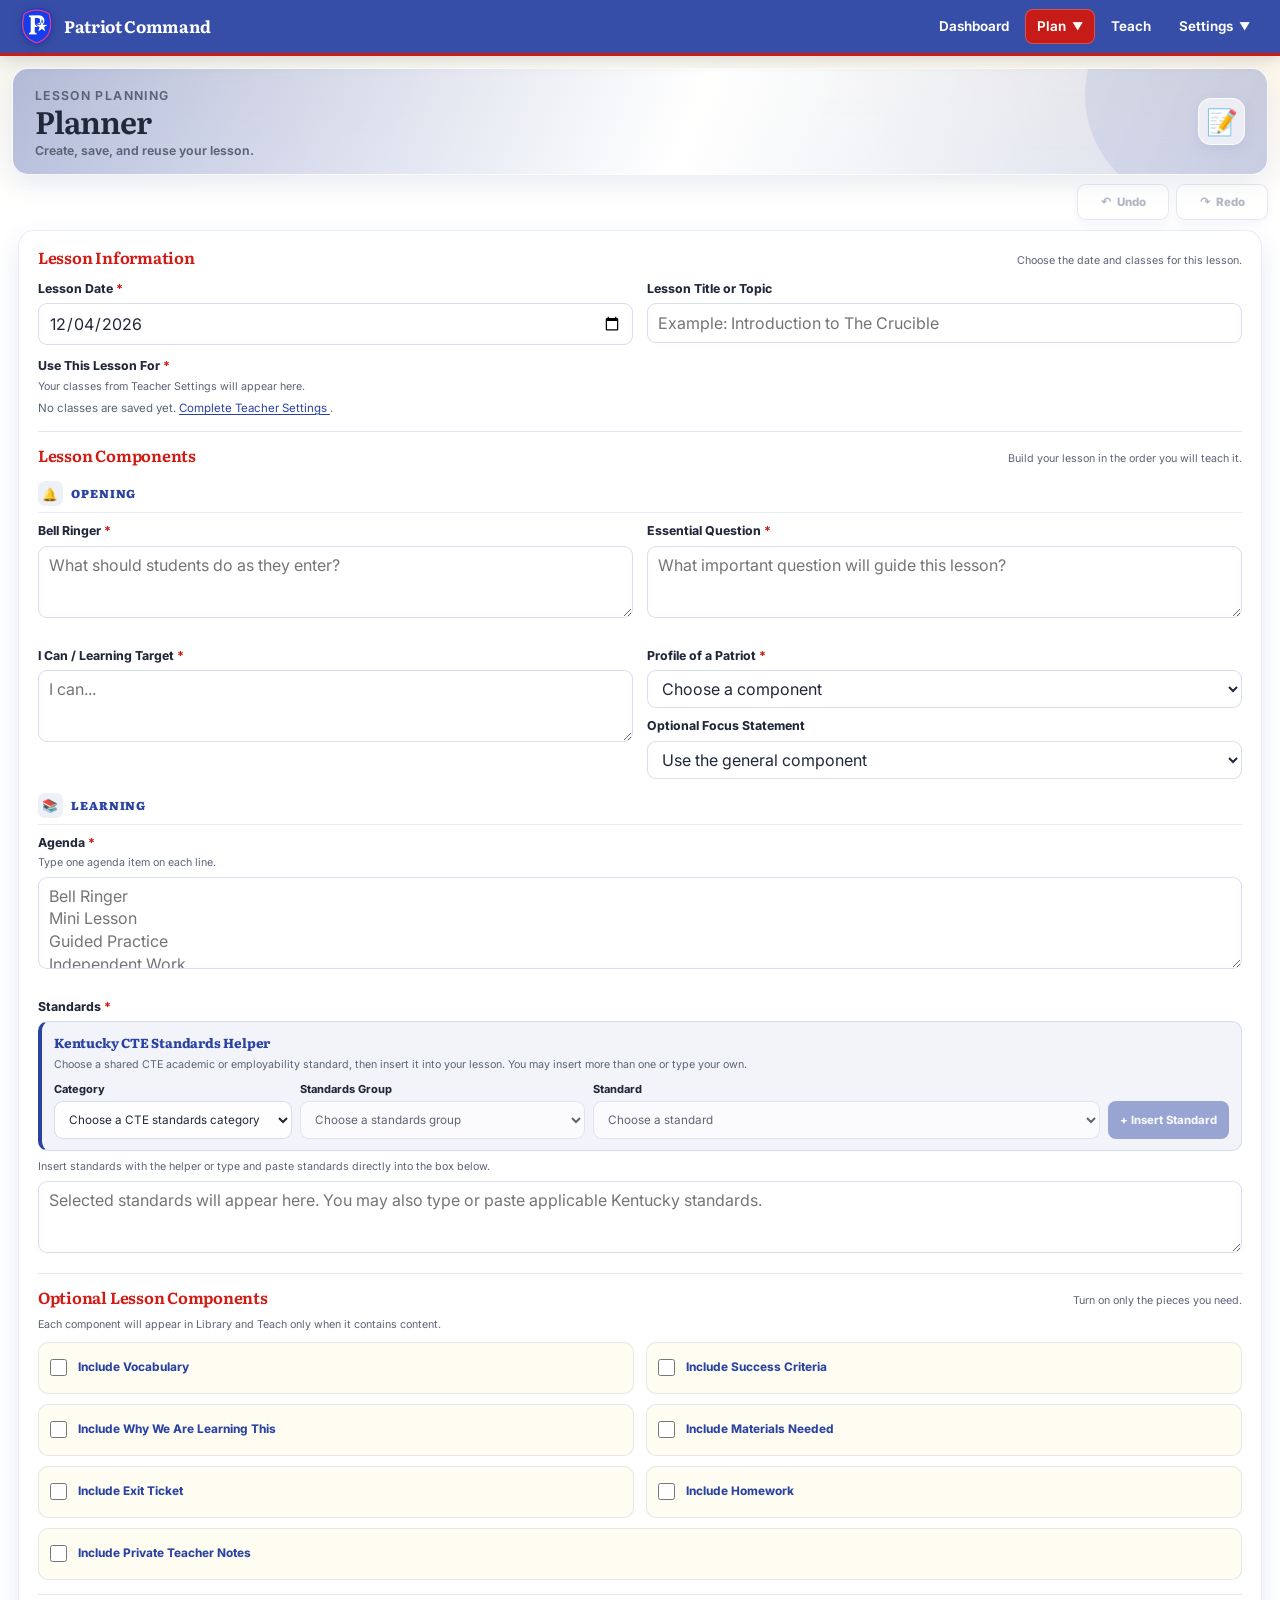
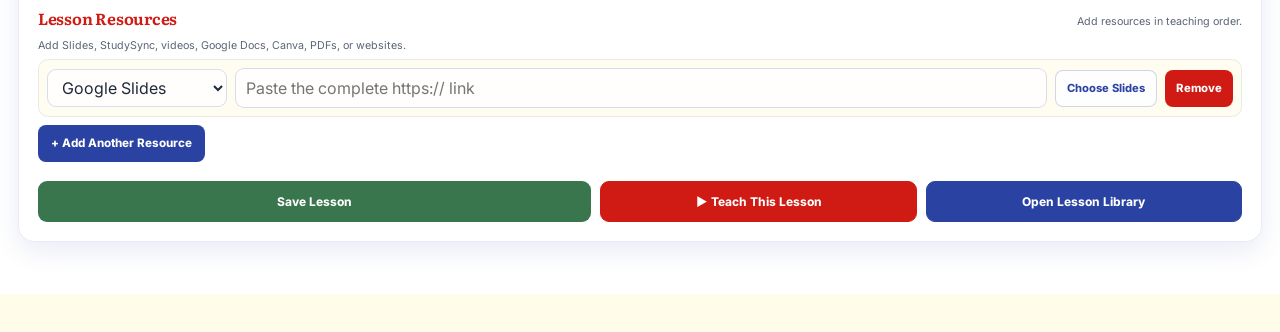
<file: planner.html>
<!DOCTYPE html>
<html lang="en">
<head>
  <meta charset="UTF-8">

  <meta
    name="viewport"
    content="width=device-width, initial-scale=1.0"
  >

  <meta
    name="description"
    content="Create and save lessons in Patriot Command."
  >

  <title>Planner | Patriot Command</title>
<link
  rel="icon"
  type="image/png"
  href="Assets/Icons/Patriot%20Command%20micro.png"
>
  <link
    rel="stylesheet"
    href="css/patriot-design-system.css?v=2"
  >

  <link
    rel="stylesheet"
    href="css/layout.css?v=2"
  >

  <style>
    /*
    ==========================================
    PATRIOT COMMAND
    PLANNER
    ==========================================
    */

    :root {
      --planner-blue:
        var(
          --patriot-blue,
          #2a43a3
        );

      --planner-red:
        var(
          --patriot-red,
          #cf1b13
        );

      --planner-cream:
        var(
          --patriot-cream,
          #fffce9
        );

      --planner-gold:
        var(
          --patriot-gold,
          #ffe269
        );

      --planner-green:
        #39764d;

      --planner-ink:
        var(
          --patriot-text,
          #20283a
        );

      --planner-muted:
        var(
          --patriot-muted,
          #657087
        );

      --planner-line:
        rgba(
          42,
          67,
          163,
          0.13
        );

      --planner-glass:
        rgba(
          255,
          255,
          255,
          0.82
        );

      --planner-shadow:
        0 9px 26px
        rgba(
          42,
          67,
          163,
          0.10
        );

      --planner-radius:
        16px;

      --planner-small-radius:
        9px;
    }

    * {
      box-sizing: border-box;
    }

    html {
      min-height: 100%;
      background:
        var(--planner-cream);
    }

    body {
      min-height: 100vh;
      margin: 0;
      overflow-x: hidden;
      color:
        var(--planner-ink);
      font-family:
        "Inter",
        "Segoe UI",
        Arial,
        sans-serif;
      background:
        radial-gradient(
          circle at 8% 2%,
          rgba(
            42,
            67,
            163,
            0.17
          ),
          transparent 28%
        ),
        radial-gradient(
          circle at 92% 3%,
          rgba(
            255,
            226,
            105,
            0.17
          ),
          transparent 28%
        ),
        linear-gradient(
          180deg,
          rgba(
            255,
            255,
            255,
            0.74
          ),
          rgba(
            255,
            252,
            233,
            0.95
          )
        );
      background-attachment:
        fixed;
    }

    button,
    input,
    textarea,
    select {
      font: inherit;
    }

    button {
      cursor: pointer;
    }

    /*
    ==========================================
    COMPACT PLANNER HEADER
    ==========================================
    */

    .planner-header {
      position: relative;
      display: flex;
      align-items: center;
      justify-content: space-between;
      gap: 22px;
      width:
        min(
          1800px,
          calc(
            100% -
            24px
          )
        );
      min-height: 88px;
      margin:
        12px
        auto;
      padding:
        14px
        22px;
      overflow: hidden;
      color:
        var(--planner-ink);
      background:
        linear-gradient(
          112deg,
          rgba(
            42,
            67,
            163,
            0.34
          ) 0%,
          rgba(
            255,
            255,
            255,
            0.90
          ) 54%,
          rgba(
            42,
            67,
            163,
            0.18
          ) 100%
        );
      border:
        1px solid
        rgba(
          255,
          255,
          255,
          0.88
        );
      border-radius:
        var(--planner-radius);
      box-shadow:
        var(--planner-shadow);
      backdrop-filter:
        blur(18px);
      -webkit-backdrop-filter:
        blur(18px);
      isolation: isolate;
    }

    .planner-header::before {
      content: "";
      position: absolute;
      top: -84px;
      right: -38px;
      z-index: -1;
      width: 220px;
      height: 220px;
      pointer-events: none;
      background:
        rgba(
          42,
          67,
          163,
          0.09
        );
      border-radius: 50%;
    }

    .planner-header-copy {
      min-width: 0;
    }

    .planner-eyebrow {
      margin:
        0
        0
        2px;
      color:
        var(--planner-blue);
      font-size: 0.61rem;
      font-weight: 800;
      text-transform: uppercase;
      letter-spacing: 0.11em;
    }

    .planner-header h1 {
      margin: 0;
      color:
        var(--planner-ink);
      font-family:
        "Literata",
        Georgia,
        serif;
      font-size:
        clamp(
          1.55rem,
          2.4vw,
          2.12rem
        );
      line-height: 1.06;
      letter-spacing: -0.035em;
    }

    .planner-header p {
      margin:
        4px
        0
        0;
      color:
        var(--planner-muted);
      font-size: 0.77rem;
      font-weight: 650;
    }

    .planner-header-icon {
      display: inline-flex;
      align-items: center;
      justify-content: center;
      flex: 0 0 auto;
      width: 47px;
      height: 47px;
      font-size: 1.6rem;
      background:
        rgba(
          255,
          255,
          255,
          0.64
        );
      border:
        1px solid
        rgba(
          255,
          255,
          255,
          0.85
        );
      border-radius: 13px;
      box-shadow:
        0 4px 14px
        rgba(
          42,
          67,
          163,
          0.09
        );
    }

    /*
    ==========================================
    MAIN WORKSPACE
    ==========================================
    */

    .planner-main {
      width:
        min(
          1500px,
          calc(
            100% -
            24px
          )
        );
      margin:
        0
        auto
        38px;
    }

    .planner-card {
      padding:
        15px
        19px
        19px;
      background:
        var(--planner-glass);
      border:
        1px solid
        rgba(
          255,
          255,
          255,
          0.90
        );
      border-radius:
        var(--planner-radius);
      box-shadow:
        var(--planner-shadow);
      backdrop-filter:
        blur(18px);
      -webkit-backdrop-filter:
        blur(18px);
    }

    /*
    ==========================================
    FORM SECTIONS
    ==========================================
    */

    .section {
      margin: 0;
      padding:
        14px
        0;
      border-bottom:
        1px solid
        var(--planner-line);
    }

    .section:first-child {
      padding-top: 2px;
    }

    .section:last-of-type {
      padding-bottom: 4px;
      border-bottom: 0;
    }

    .section h2 {
      margin:
        0
        0
        10px;
      color:
        var(--planner-red);
      font-family:
        "Literata",
        Georgia,
        serif;
      font-size: 1rem;
      line-height: 1.2;
      letter-spacing: -0.015em;
    }

    .section-heading-row {
      display: flex;
      align-items: baseline;
      justify-content: space-between;
      gap: 14px;
      margin-bottom: 10px;
    }

    .section-heading-row h2 {
      margin: 0;
    }

    .section-heading-row p {
      margin: 0;
      color:
        var(--planner-muted);
      font-size: 0.67rem;
    }

    /*
    ==========================================
    LESSON STAGES
    ==========================================
    */

    .lesson-stage {
      margin-top: 14px;
    }

    .lesson-stage:first-child {
      margin-top: 0;
    }

    .lesson-stage-heading {
      display: flex;
      align-items: center;
      gap: 8px;
      margin:
        0
        0
        9px;
      padding-bottom: 6px;
      color:
        var(--planner-blue);
      font-size: 0.72rem;
      font-weight: 850;
      text-transform: uppercase;
      letter-spacing: 0.08em;
      border-bottom:
        1px solid
        rgba(
          42,
          67,
          163,
          0.10
        );
    }

    .lesson-stage-icon {
      display: inline-flex;
      align-items: center;
      justify-content: center;
      flex: 0 0 auto;
      width: 25px;
      height: 25px;
      font-size: 0.78rem;
      background:
        rgba(
          42,
          67,
          163,
          0.08
        );
      border-radius: 7px;
    }

    /*
    ==========================================
    FORM LAYOUT
    ==========================================
    */

    .form-grid,
    .lesson-components-grid {
      display: grid;
      grid-template-columns:
        repeat(
          2,
          minmax(
            0,
            1fr
          )
        );
      gap:
        11px
        14px;
    }

    .form-group {
      min-width: 0;
      margin:
        0
        0
        12px;
    }

    .form-group:last-child {
      margin-bottom: 0;
    }

    .form-group.full-width {
      grid-column:
        1 /
        -1;
    }

    label,
    .group-label {
      display: block;
      margin:
        0
        0
        5px;
      color:
        var(--planner-ink);
      font-size: 0.77rem;
      font-weight: 750;
    }

    .required {
      color:
        var(--planner-red);
    }

    .help-text {
      display: block;
      margin:
        -1px
        0
        6px;
      color:
        var(--planner-muted);
      font-size: 0.67rem;
      line-height: 1.35;
    }

    input,
    textarea,
    select {
      width: 100%;
      min-height: 37px;
      padding:
        7px
        10px;
      color:
        var(--planner-ink);
      background:
        rgba(
          255,
          255,
          255,
          0.89
        );
      border:
        1px solid
        rgba(
          42,
          67,
          163,
          0.18
        );
      border-radius:
        var(--planner-small-radius);
      outline: none;
      transition:
        border-color
        180ms ease,
        box-shadow
        180ms ease,
        background
        180ms ease;
    }

    input:focus,
    textarea:focus,
    select:focus {
      background: #ffffff;
      border-color:
        var(--planner-blue);
      box-shadow:
        0 0 0 3px
        rgba(
          42,
          67,
          163,
          0.10
        );
    }

    textarea {
      min-height: 72px;
      line-height: 1.42;
      resize: vertical;
    }

    #agenda {
      min-height: 92px;
    }

    /*
    ==========================================
    CLASS OPTIONS
    ==========================================
    */

    .class-options {
      display: grid;
      grid-template-columns:
        repeat(
          4,
          minmax(
            0,
            1fr
          )
        );
      gap: 8px;
    }

    .class-options > p {
      grid-column:
        1 /
        -1;
      margin: 0;
      color:
        var(--planner-muted);
      font-size: 0.72rem;
    }

    .class-choice {
      display: flex;
      align-items: center;
      min-width: 0;
      min-height: 46px;
      margin: 0;
      padding:
        8px
        14px;
      color:
        var(--planner-ink);
      font-size: 0.78rem;
      font-weight: 650;
      line-height: 1.35;
      background:
        rgba(
          255,
          252,
          233,
          0.76
        );
      border:
        1px solid
        rgba(
          42,
          67,
          163,
          0.16
        );
      border-radius: 10px;
      cursor: pointer;
      transition:
        background
        180ms ease,
        border-color
        180ms ease,
        transform
        180ms ease;
    }

    .class-choice:hover {
      background:
        rgba(
          255,
          226,
          105,
          0.21
        );
      border-color:
        rgba(
          42,
          67,
          163,
          0.28
        );
      transform:
        translateY(-1px);
    }

    .class-choice input {
      flex:
        0
        0
        auto;
      width: 18px;
      height: 18px;
      min-height: 0;
      margin:
        0
        14px
        0
        2px;
      padding: 0;
      accent-color:
        var(--planner-blue);
    }

    /*
    ==========================================
    CTE STANDARDS PICKER
    ==========================================
    */

    .cte-standards-picker {
      margin-bottom: 10px;
      padding:
        11px
        12px;
      background:
        rgba(
          42,
          67,
          163,
          0.055
        );
      border:
        1px solid
        rgba(
          42,
          67,
          163,
          0.14
        );
      border-left:
        4px solid
        var(--planner-blue);
      border-radius: 10px;
    }

    .cte-standards-picker-heading {
      margin:
        0
        0
        4px;
      color:
        var(--planner-blue);
      font-family:
        "Literata",
        Georgia,
        serif;
      font-size: 0.82rem;
      font-weight: 750;
    }

    .cte-standards-picker-note {
      margin:
        0
        0
        9px;
      color:
        var(--planner-muted);
      font-size: 0.67rem;
      line-height: 1.4;
    }

    .cte-standards-picker-grid {
      display: grid;
      grid-template-columns:
        minmax(
          160px,
          0.75fr
        )
        minmax(
          190px,
          0.9fr
        )
        minmax(
          260px,
          1.6fr
        )
        auto;
      align-items: end;
      gap: 8px;
    }

    .cte-standard-control {
      min-width: 0;
    }

    .cte-standard-control label {
      margin-bottom: 4px;
      font-size: 0.69rem;
    }

    .cte-standard-control select {
      min-height: 38px;
      font-size: 0.73rem;
    }

    .insert-cte-standard-button {
      min-height: 38px;
      padding:
        7px
        12px;
      color: #ffffff;
      font-size: 0.71rem;
      font-weight: 750;
      white-space: nowrap;
      background:
        var(--planner-blue);
      border: 0;
      border-radius: 8px;
      transition:
        background
        180ms ease,
        transform
        180ms ease,
        opacity
        180ms ease;
    }

    .insert-cte-standard-button:hover:not(:disabled) {
      background:
        var(--planner-red);
      transform:
        translateY(-1px);
    }

    .insert-cte-standard-button:disabled {
      cursor: not-allowed;
      opacity: 0.45;
    }

    @media (
      max-width: 1050px
    ) {
      .cte-standards-picker-grid {
        grid-template-columns:
          repeat(
            2,
            minmax(
              0,
              1fr
            )
          );
      }

      .insert-cte-standard-button {
        width: 100%;
      }
    }

    @media (
      max-width: 650px
    ) {
      .cte-standards-picker-grid {
        grid-template-columns:
          minmax(
            0,
            1fr
          );
      }
    }
    
    /*
    ==========================================
    OPTIONAL COMPONENTS
    ==========================================
    */

    .optional-section-note {
      margin:
        -2px
        0
        10px;
      color:
        var(--planner-muted);
      font-size: 0.67rem;
      line-height: 1.4;
    }

    .optional-components-grid {
      display: grid;
      grid-template-columns:
        repeat(
          2,
          minmax(
            0,
            1fr
          )
        );
      gap:
        10px
        12px;
    }

    .optional-component {
      min-width: 0;
      padding:
        10px
        11px;
      background:
        rgba(
          255,
          252,
          233,
          0.64
        );
      border:
        1px solid
        rgba(
          42,
          67,
          163,
          0.12
        );
      border-radius: 10px;
      transition:
        background
        180ms ease,
        border-color
        180ms ease,
        box-shadow
        180ms ease;
    }

    .optional-component:hover {
      background:
        rgba(
          255,
          252,
          233,
          0.84
        );
      border-color:
        rgba(
          42,
          67,
          163,
          0.22
        );
    }

    .optional-component.is-active {
      background:
        rgba(
          255,
          255,
          255,
          0.88
        );
      border-color:
        rgba(
          42,
          67,
          163,
          0.24
        );
      box-shadow:
        0 4px 13px
        rgba(
          42,
          67,
          163,
          0.07
        );
    }

    .optional-component.full-width {
      grid-column:
        1 /
        -1;
    }

    .optional-toggle {
      display: flex;
      align-items: center;
      gap: 11px;
      min-height: 30px;
      margin: 0;
      color:
        var(--planner-blue);
      font-size: 0.74rem;
      font-weight: 750;
      cursor: pointer;
    }

    .optional-toggle input {
      flex:
        0
        0
        auto;
      width: 17px;
      height: 17px;
      min-height: 0;
      margin: 0;
      padding: 0;
      accent-color:
        var(--planner-blue);
    }

    .optional-component-field {
      display: none;
      margin-top: 10px;
      padding-top: 10px;
      border-top:
        1px solid
        rgba(
          42,
          67,
          163,
          0.10
        );
    }

    .optional-component.is-active
    .optional-component-field {
      display: block;
    }

    /*
    ==========================================
    RESOURCES
    ==========================================
    */

    .resource-list {
      display: grid;
      gap: 8px;
    }

    .resource-row {
      display: grid;
      grid-template-columns:
        minmax(
          135px,
          180px
        )
        minmax(
          0,
          1fr
        )
        auto;
      align-items: center;
      gap: 8px;
      padding: 8px;
      background:
        rgba(
          255,
          252,
          233,
          0.68
        );
      border:
        1px solid
        rgba(
          42,
          67,
          163,
          0.10
        );
      border-radius: 10px;
    }

    .resource-row input,
    .resource-row select {
      min-height: 37px;
    }

    .remove-resource {
      min-height: 37px;
      padding:
        7px
        11px;
      color: #ffffff;
      font-size: 0.71rem;
      font-weight: 750;
      background:
        var(--planner-red);
      border: 0;
      border-radius: 8px;
    }

    .remove-resource:hover {
      filter:
        brightness(1.06);
    }

    .add-resource {
      width: auto;
      min-height: 37px;
      margin-top: 8px;
      padding:
        8px
        13px;
      color: #ffffff;
      font-size: 0.73rem;
      font-weight: 750;
      background:
        var(--planner-blue);
      border: 0;
      border-radius: 8px;
    }

    .add-resource:hover {
      background:
        var(--planner-red);
    }

    /*
    ==========================================
    ACTIONS
    ==========================================
    */

    .planner-actions {
      display: grid;
      grid-template-columns:
        minmax(
          180px,
          1.4fr
        )
        minmax(
          150px,
          0.8fr
        )
        minmax(
          150px,
          0.8fr
        );
      gap: 9px;
      margin-top: 15px;
    }

    .action-button {
      display: inline-flex;
      align-items: center;
      justify-content: center;
      min-height: 41px;
      padding:
        8px
        13px;
      color: #ffffff;
      font-size: 0.75rem;
      font-weight: 750;
      text-align: center;
      text-decoration: none;
      border: 0;
      border-radius: 9px;
      cursor: pointer;
      transition:
        background
        180ms ease,
        color
        180ms ease,
        border-color
        180ms ease,
        box-shadow
        180ms ease,
        transform
        180ms ease;
    }

    .action-button:hover {
      box-shadow:
        0 6px 15px
        rgba(
          42,
          67,
          163,
          0.13
        );
      transform:
        translateY(-1px);
    }

    .save-button {
      background:
        var(--planner-green);
    }

    .save-button:hover {
      background:
        #2f6842;
    }
    .teach-button {
  color: #ffffff;

  background:
    var(--planner-red);

  border:
    1px solid
    var(--planner-red);
}

.teach-button:hover {
  color: #ffffff;

  background:
    #ad1711;

  border-color:
    #ad1711;
}

.teach-button:disabled,
.save-button:disabled {
  cursor: wait;
  opacity: 0.68;
  transform: none;
}

    .new-button {
      color:
        var(--planner-blue);
      background:
        rgba(
          255,
          255,
          255,
          0.88
        );
      border:
        1px solid
        var(--planner-blue);
    }

    .new-button:hover {
      color: #ffffff;
      background:
        var(--planner-blue);
    }

    .library-button,
    .library-button:visited {
      color: #ffffff;
      background:
        var(--planner-blue);
      border:
        1px solid
        var(--planner-blue);
    }

    .library-button:hover {
      color: #ffffff;
      background:
        var(--planner-red);
      border-color:
        var(--planner-red);
    }

    .status-message {
      display: none;
      margin-top: 10px;
      padding: 9px;
      color: #ffffff;
      font-size: 0.75rem;
      font-weight: 750;
      text-align: center;
      background:
        var(--planner-green);
      border-radius: 8px;
    }

    /*
    ==========================================
    RESPONSIVE
    ==========================================
    */

    @media (
      max-width: 1100px
    ) {
      .class-options {
        grid-template-columns:
          repeat(
            3,
            minmax(
              0,
              1fr
            )
          );
      }
    }

    @media (
      max-width: 820px
    ) {
      .class-options {
        grid-template-columns:
          repeat(
            2,
            minmax(
              0,
              1fr
            )
          );
      }

      .lesson-components-grid,
      .optional-components-grid {
        grid-template-columns:
          minmax(
            0,
            1fr
          );
      }

      .optional-component.full-width {
        grid-column: auto;
      }
    }

    @media (
      max-width: 700px
    ) {
      .planner-header {
        align-items:
          flex-start;
        flex-direction:
          column;
        gap: 10px;
      }

      .planner-header-icon {
        position: absolute;
        top: 15px;
        right: 15px;
        width: 42px;
        height: 42px;
      }

      .form-grid,
      .resource-row,
      .planner-actions {
        grid-template-columns:
          minmax(
            0,
            1fr
          );
      }

      .resource-row {
        align-items: stretch;
      }

      .remove-resource,
      .add-resource {
        width: 100%;
      }
    }

    @media (
      max-width: 500px
    ) {
      .planner-header,
      .planner-main {
        width:
          calc(
            100% -
            16px
          );
      }

      .planner-card {
        padding: 13px;
        border-radius: 13px;
      }

      .class-options {
        grid-template-columns:
          minmax(
            0,
            1fr
          );
      }

      .section-heading-row {
        align-items:
          flex-start;
        flex-direction:
          column;
        gap: 2px;
      }
    }

    @media (
      prefers-reduced-motion:
      reduce
    ) {
      *,
      *::before,
      *::after {
        transition:
          none !important;
      }
    }
  </style>
</head>

<body class="patriot-page-plan">
  <!--
  ==========================================
  PLANNER HEADER
  ==========================================
  -->

  <header class="planner-header">
    <div class="planner-header-copy">
      <p class="planner-eyebrow">
        Lesson Planning
      </p>

      <h1>
        Planner
      </h1>

      <p>
        Create, save, and reuse your lesson.
      </p>
    </div>

    <div
      class="planner-header-icon"
      aria-hidden="true"
    >
      📝
    </div>
  </header>

  <!--
  ==========================================
  PLANNER FORM
  ==========================================
  -->

  <main class="planner-main">
    <form
      id="lesson-planner-form"
      class="planner-card"
    >
      <!--
      ========================================
      LESSON INFORMATION
      ========================================
      -->

      <section class="section">
        <div class="section-heading-row">
          <h2>
            Lesson Information
          </h2>

          <p>
            Choose the date and classes for this lesson.
          </p>
        </div>

        <div class="form-grid">
          <div class="form-group">
            <label for="lesson-date">
              Lesson Date
              <span class="required">
                *
              </span>
            </label>

            <input
              id="lesson-date"
              type="date"
              required
            >
          </div>

          <div class="form-group">
            <label for="lesson-title">
              Lesson Title or Topic
            </label>

            <input
              id="lesson-title"
              type="text"
              placeholder="Example: Introduction to The Crucible"
            >
          </div>
        </div>

        <div class="form-group">
          <span class="group-label">
            Use This Lesson For
            <span class="required">
              *
            </span>
          </span>

          <span class="help-text">
            Your classes from Teacher Settings will appear here.
          </span>

          <div
            id="planner-class-options"
            class="class-options"
          >
            <p>
              Loading your classes...
            </p>
          </div>
        </div>
      </section>

      <!--
      ========================================
      REQUIRED LESSON COMPONENTS
      ========================================
      -->

      <section class="section">
        <div class="section-heading-row">
          <h2>
            Lesson Components
          </h2>

          <p>
            Build your lesson in the order you will teach it.
          </p>
        </div>

        <!-- OPENING -->

        <div class="lesson-stage">
          <h3 class="lesson-stage-heading">
            <span
              class="lesson-stage-icon"
              aria-hidden="true"
            >
              🔔
            </span>

            Opening
          </h3>

          <div class="lesson-components-grid">
            <div class="form-group">
              <label for="bell-ringer">
                Bell Ringer
                <span class="required">
                  *
                </span>
              </label>

              <textarea
                id="bell-ringer"
                placeholder="What should students do as they enter?"
                required
              ></textarea>
            </div>

            <div class="form-group">
              <label for="essential-question">
                Essential Question
                <span class="required">
                  *
                </span>
              </label>

              <textarea
                id="essential-question"
                placeholder="What important question will guide this lesson?"
                required
              ></textarea>
            </div>

            <div class="form-group">
              <label for="learning-target">
                I Can / Learning Target
                <span class="required">
                  *
                </span>
              </label>

              <textarea
                id="learning-target"
                placeholder="I can..."
                required
              ></textarea>
            </div>

            <div class="form-group">
              <label for="profile-component">
                Profile of a Patriot
                <span class="required">
                  *
                </span>
              </label>

              <select
                id="profile-component"
                required
              >
                <option value="">
                  Choose a component
                </option>
              </select>

              <label
                for="profile-focus"
                style="margin-top: 9px;"
              >
                Optional Focus Statement
              </label>

              <select id="profile-focus">
                <option value="">
                  Use the general component
                </option>
              </select>
            </div>
          </div>
        </div>

        <!-- LEARNING -->

        <div class="lesson-stage">
          <h3 class="lesson-stage-heading">
            <span
              class="lesson-stage-icon"
              aria-hidden="true"
            >
              📚
            </span>

            Learning
          </h3>

          <div class="lesson-components-grid">
            <div class="form-group full-width">
              <label for="agenda">
                Agenda
                <span class="required">
                  *
                </span>
              </label>

              <span class="help-text">
                Type one agenda item on each line.
              </span>

              <textarea
                id="agenda"
                placeholder="Bell Ringer&#10;Mini Lesson&#10;Guided Practice&#10;Independent Work&#10;Exit Ticket"
                required
              ></textarea>
            </div>

                        <div class="form-group full-width">
              <label for="standards">
                Standards
                <span class="required">
                  *
                </span>
              </label>

              <div class="cte-standards-picker">
                <h4 class="cte-standards-picker-heading">
                  Kentucky CTE Standards Helper
                </h4>

                <p class="cte-standards-picker-note">
                  Choose a shared CTE academic or employability
                  standard, then insert it into your lesson.
                  You may insert more than one or type your own.
                </p>

                <div class="cte-standards-picker-grid">
                  <div class="cte-standard-control">
                    <label for="cte-standard-category">
                      Category
                    </label>

                    <select id="cte-standard-category">
                      <option value="">
                        Choose a CTE standards category
                      </option>
                    </select>
                  </div>

                  <div class="cte-standard-control">
                    <label for="cte-standard-group">
                      Standards Group
                    </label>

                    <select
                      id="cte-standard-group"
                      disabled
                    >
                      <option value="">
                        Choose a standards group
                      </option>
                    </select>
                  </div>

                  <div class="cte-standard-control">
                    <label for="cte-standard-choice">
                      Standard
                    </label>

                    <select
                      id="cte-standard-choice"
                      disabled
                    >
                      <option value="">
                        Choose a standard
                      </option>
                    </select>
                  </div>

                  <button
                    id="insert-cte-standard"
                    class="insert-cte-standard-button"
                    type="button"
                    disabled
                  >
                    + Insert Standard
                  </button>
                </div>
              </div>

              <span class="help-text">
                Insert standards with the helper or type and paste
                standards directly into the box below.
              </span>

              <textarea
                id="standards"
                placeholder="Selected standards will appear here. You may also type or paste applicable Kentucky standards."
                required
              ></textarea>
            </div>
          </div>
        </div>
      </section>

      <!--
      ========================================
      OPTIONAL LESSON COMPONENTS
      ========================================
      -->

      <section class="section">
        <div class="section-heading-row">
          <h2>
            Optional Lesson Components
          </h2>

          <p>
            Turn on only the pieces you need.
          </p>
        </div>

        <p class="optional-section-note">
          Each component will appear in Library and Teach only when it contains content.
        </p>

        <div class="optional-components-grid">
          <!-- VOCABULARY -->

          <div
            id="vocabulary-component"
            class="optional-component"
          >
            <label class="optional-toggle">
              <input
                id="include-vocabulary"
                type="checkbox"
                data-optional-toggle="vocabulary-component"
                data-optional-field="vocabulary"
              >

              Include Vocabulary
            </label>

            <div class="optional-component-field">
              <label for="vocabulary">
                Vocabulary
              </label>

              <span class="help-text">
                Enter important words, phrases, or definitions.
              </span>

              <textarea
                id="vocabulary"
                placeholder="Term — Definition&#10;Term — Definition"
              ></textarea>
            </div>
          </div>

          <!-- SUCCESS CRITERIA -->

          <div
            id="success-criteria-component"
            class="optional-component"
          >
            <label class="optional-toggle">
              <input
                id="include-success-criteria"
                type="checkbox"
                data-optional-toggle="success-criteria-component"
                data-optional-field="success-criteria"
              >

              Include Success Criteria
            </label>

            <div class="optional-component-field">
              <label for="success-criteria">
                Success Criteria
              </label>

              <textarea
                id="success-criteria"
                placeholder="How will students know they are successful?"
              ></textarea>
            </div>
          </div>

          <!-- WHY LEARNING -->

          <div
            id="why-learning-component"
            class="optional-component"
          >
            <label class="optional-toggle">
              <input
                id="include-why-learning"
                type="checkbox"
                data-optional-toggle="why-learning-component"
                data-optional-field="why-learning"
              >

              Include Why We Are Learning This
            </label>

            <div class="optional-component-field">
              <label for="why-learning">
                Why Are We Learning This?
              </label>

              <textarea
                id="why-learning"
                placeholder="Explain the relevance or purpose of the lesson."
              ></textarea>
            </div>
          </div>

          <!-- MATERIALS -->

          <div
            id="materials-component"
            class="optional-component"
          >
            <label class="optional-toggle">
              <input
                id="include-materials"
                type="checkbox"
                data-optional-toggle="materials-component"
                data-optional-field="materials"
              >

              Include Materials Needed
            </label>

            <div class="optional-component-field">
              <label for="materials">
                Materials Needed
              </label>

              <textarea
                id="materials"
                placeholder="Chromebook, notebook, handout..."
              ></textarea>
            </div>
          </div>

          <!-- EXIT TICKET -->

          <div
            id="exit-ticket-component"
            class="optional-component"
          >
            <label class="optional-toggle">
              <input
                id="include-exit-ticket"
                type="checkbox"
                data-optional-toggle="exit-ticket-component"
                data-optional-field="exit-ticket"
              >

              Include Exit Ticket
            </label>

            <div class="optional-component-field">
              <label for="exit-ticket">
                Exit Ticket
              </label>

              <textarea
                id="exit-ticket"
                placeholder="What should students complete before leaving?"
              ></textarea>
            </div>
          </div>

          <!-- HOMEWORK -->

          <div
            id="homework-component"
            class="optional-component"
          >
            <label class="optional-toggle">
              <input
                id="include-homework"
                type="checkbox"
                data-optional-toggle="homework-component"
                data-optional-field="homework"
              >

              Include Homework
            </label>

            <div class="optional-component-field">
              <label for="homework">
                Homework
              </label>

              <textarea
                id="homework"
                placeholder="What should students complete outside class?"
              ></textarea>
            </div>
          </div>

          <!-- TEACHER NOTES -->

          <div
            id="teacher-notes-component"
            class="optional-component full-width"
          >
            <label class="optional-toggle">
              <input
                id="include-teacher-notes"
                type="checkbox"
                data-optional-toggle="teacher-notes-component"
                data-optional-field="teacher-notes"
              >

              Include Private Teacher Notes
            </label>

            <div class="optional-component-field">
              <label for="teacher-notes">
                Teacher Notes
              </label>

              <span class="help-text">
                These notes will not appear in the student-facing Teach display.
              </span>

              <textarea
                id="teacher-notes"
                placeholder="Private reminders, adjustments, or follow-up notes..."
              ></textarea>
            </div>
          </div>
        </div>
      </section>

      <!--
      ========================================
      LESSON RESOURCES
      ========================================
      -->

      <section class="section">
        <div class="section-heading-row">
          <h2>
            Lesson Resources
          </h2>

          <p>
            Add resources in teaching order.
          </p>
        </div>

        <span class="help-text">
          Add Slides, StudySync, videos, Google Docs,
          Canva, PDFs, or websites.
        </span>

        <div
          id="resource-list"
          class="resource-list"
        >
          <div class="resource-row">
            <select class="resource-type">
              <option value="slides">
                Google Slides
              </option>

              <option value="video">
                Video / YouTube
              </option>

              <option value="studysync">
                StudySync
              </option>

              <option value="document">
                Google Doc
              </option>

              <option value="canva">
                Canva
              </option>

              <option value="pdf">
                PDF
              </option>

              <option value="website">
                Website
              </option>

              <option value="other">
                Other
              </option>
            </select>

            <input
              class="resource-url"
              type="url"
              placeholder="Paste the complete https:// link"
            >

            <button
              class="remove-resource"
              type="button"
            >
              Remove
            </button>
          </div>
        </div>

        <button
          id="add-resource-button"
          class="add-resource"
          type="button"
        >
          + Add Another Resource
        </button>
      </section>

      <!--
      ========================================
      ACTIONS
      ========================================
      -->

      <div class="planner-actions">
        <button
          class="action-button save-button"
          type="submit"
        >
          Save Lesson
        </button>

        <button
        id="teach-this-lesson-button"
        class="action-button teach-button"
        type="button"
      >
        ▶ Teach This Lesson
      </button>

        <a
          class="action-button library-button"
          href="library.html"
        >
          Open Lesson Library
        </a>
      </div>

      <div
        id="planner-status"
        class="status-message"
        role="status"
      >
        Lesson saved!
      </div>
    </form>
  </main>

  <!--
  ==========================================
  OPTIONAL COMPONENT DISPLAY
  ==========================================
  -->

  <script>
    document.addEventListener(
      "DOMContentLoaded",
      function () {
        const toggles =
          document.querySelectorAll(
            "[data-optional-toggle]"
          );

        function updateOptionalComponent(
          toggle
        ) {
          const component =
            document.getElementById(
              toggle.dataset.optionalToggle
            );

          if (!component) {
            return;
          }

          component.classList.toggle(
            "is-active",
            toggle.checked
          );
        }

        function revealPopulatedComponents() {
          toggles.forEach(
            function (toggle) {
              const fieldId =
                toggle.dataset.optionalField;

              const field =
                fieldId
                  ? document.getElementById(
                      fieldId
                    )
                  : null;

              if (
                field &&
                String(
                  field.value ||
                  ""
                ).trim()
              ) {
                toggle.checked =
                  true;
              }

              updateOptionalComponent(
                toggle
              );
            }
          );
        }

        toggles.forEach(
          function (toggle) {
            updateOptionalComponent(
              toggle
            );

            toggle.addEventListener(
              "change",
              function () {
                updateOptionalComponent(
                  toggle
                );
              }
            );
          }
        );

        /*
        Planner edit and duplicate scripts fill
        fields shortly after page load. Briefly
        rescan so populated optional components
        reopen automatically.
        */

        let syncAttempts = 0;

        const syncTimer =
          window.setInterval(
            function () {
              revealPopulatedComponents();

              syncAttempts += 1;

              if (
                syncAttempts >= 30
              ) {
                window.clearInterval(
                  syncTimer
                );
              }
            },
            100
          );
      }
    );
  </script>

  <script src="data/profile-options.js?v=4"></script>

  <script src="data/cte-standards.js?v=2"></script>
 
  <script src="data/cte-pathway-standards.js?v=2"></script>
 
  <script src="js/cte-standards-picker.js?v=3"></script>

  <script src="config/google-config.js?v=1"></script>
  
  <script src="js/google-drive-picker.js?v=3"></script>
  
  <script src="js/navigation.js?v=3"></script>
  
  <script src="js/planner-page.js?v=5"></script>  
  
  <script src="js/planner-duplicate.js?v=7"></script>
  
  <script src="js/planner-save.js?v=12"></script>
</body>
</html>
</file>
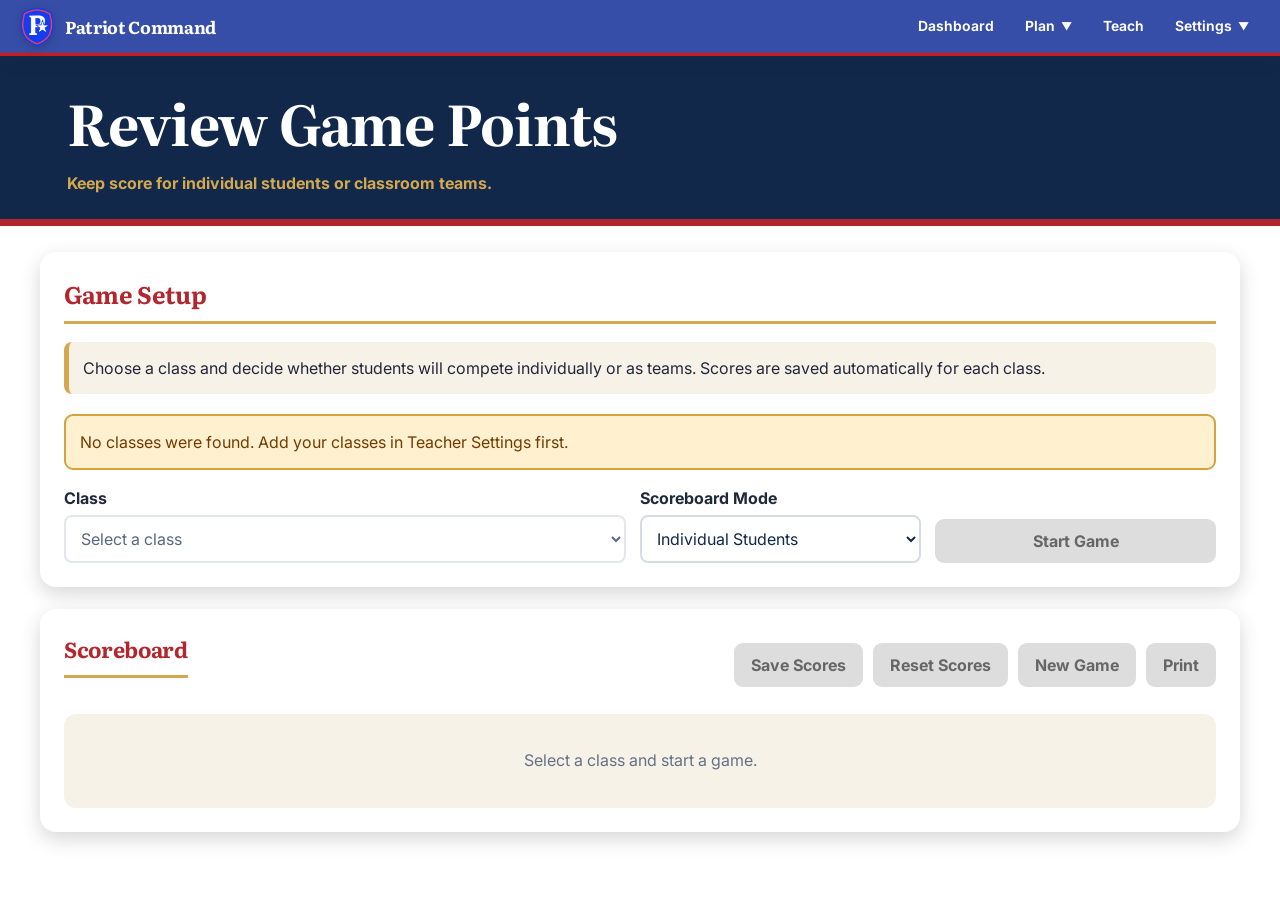
<file: points.html>
<!DOCTYPE html>
<html lang="en">
<head>
  <meta charset="UTF-8">

  <meta
    name="viewport"
    content="width=device-width, initial-scale=1.0"
  >

  <title>Review Game Points | Patriot Command</title>

  <style>
    :root {
      --navy: #11284a;
      --red: #b3262e;
      --gold: #d3a84f;
      --green: #2f7d4a;
      --cream: #f7f2e8;
      --white: #ffffff;
      --light-blue: #e8edf3;
      --gray: #d7dce3;
      --dark-gray: #657184;
      --shadow: rgba(0, 0, 0, 0.16);
    }

    * {
      box-sizing: border-box;
    }

    body {
      margin: 0;
      min-height: 100vh;
      color: var(--navy);
      font-family: Arial, Helvetica, sans-serif;
      background: var(--light-blue);
    }

    button,
    input,
    select {
      font: inherit;
    }

    header {
      padding: 24px 30px;
      color: var(--white);
      background: var(--navy);
      border-bottom: 7px solid var(--red);
    }

    .header-inner {
      width: min(1200px, 94%);
      margin: auto;
    }

    h1 {
      margin: 0;
      font-size: clamp(2rem, 5vw, 3.5rem);
    }

    .subtitle {
      margin: 8px 0 0;
      color: var(--gold);
      font-weight: bold;
      line-height: 1.5;
    }

    main {
      width: min(1200px, 94%);
      margin: 26px auto;
    }

    .card {
      margin-bottom: 22px;
      padding: 24px;
      background: var(--white);
      border-radius: 16px;
      box-shadow: 0 7px 20px var(--shadow);
    }

    .card h2 {
      margin: 0 0 18px;
      padding-bottom: 10px;
      color: var(--red);
      border-bottom: 3px solid var(--gold);
    }

    .instructions {
      margin: 0 0 20px;
      padding: 14px;
      line-height: 1.5;
      background: var(--cream);
      border-left: 5px solid var(--gold);
      border-radius: 8px;
    }

    .warning {
      display: none;
      margin-bottom: 18px;
      padding: 14px;
      color: #713b00;
      line-height: 1.5;
      background: #fff0cf;
      border: 2px solid #d6a23d;
      border-radius: 9px;
    }

    .warning.show {
      display: block;
    }

    .controls-grid {
      display: grid;
      grid-template-columns:
        minmax(220px, 2fr)
        minmax(160px, 1fr)
        minmax(140px, 1fr);
      gap: 14px;
      align-items: end;
    }

    .form-group label {
      display: block;
      margin-bottom: 7px;
      font-weight: bold;
    }

    .form-group input,
    .form-group select {
      width: 100%;
      padding: 11px;
      color: var(--navy);
      background: var(--white);
      border: 2px solid var(--gray);
      border-radius: 8px;
    }

    .form-group input:focus,
    .form-group select:focus {
      outline: 3px solid rgba(211, 168, 79, 0.35);
      border-color: var(--gold);
    }

    .button {
      display: inline-block;
      padding: 12px 17px;
      color: var(--white);
      text-align: center;
      font-weight: bold;
      border: 0;
      border-radius: 9px;
      cursor: pointer;
    }

    .button:hover {
      filter: brightness(1.08);
    }

    .button-primary {
      background: var(--navy);
    }

    .button-save {
      background: var(--green);
    }

    .button-danger {
      background: var(--red);
    }

    .button-secondary {
      color: var(--navy);
      background: var(--gray);
    }

    .button:disabled {
      color: #666666;
      background: #dddddd;
      cursor: not-allowed;
      filter: none;
    }

    .game-toolbar {
      display: flex;
      justify-content: space-between;
      align-items: center;
      flex-wrap: wrap;
      gap: 12px;
      margin-bottom: 18px;
    }

    .game-title {
      margin: 0;
      font-size: 1.35rem;
    }

    .toolbar-buttons {
      display: flex;
      flex-wrap: wrap;
      gap: 10px;
    }

    .scoreboard {
      display: grid;
      grid-template-columns:
        repeat(auto-fit, minmax(240px, 1fr));
      gap: 16px;
    }

    .score-card {
      position: relative;
      padding: 18px;
      background: var(--cream);
      border: 3px solid var(--gray);
      border-radius: 14px;
      transition:
        transform 0.15s ease,
        border-color 0.15s ease;
    }

    .score-card:hover {
      transform: translateY(-2px);
      border-color: var(--gold);
    }

    .score-card.leader {
      border-color: var(--gold);
      box-shadow: 0 0 0 4px rgba(211, 168, 79, 0.2);
    }

    .leader-label {
      display: none;
      position: absolute;
      top: -12px;
      right: 14px;
      padding: 5px 10px;
      color: var(--navy);
      font-size: 0.75rem;
      font-weight: bold;
      letter-spacing: 0.05em;
      text-transform: uppercase;
      background: var(--gold);
      border-radius: 999px;
    }

    .score-card.leader .leader-label {
      display: block;
    }

    .participant-name {
      margin: 0 0 14px;
      font-size: 1.18rem;
      line-height: 1.3;
    }

    .score-number {
      margin-bottom: 16px;
      color: var(--navy);
      font-size: clamp(2.7rem, 7vw, 4.4rem);
      font-weight: bold;
      line-height: 1;
      text-align: center;
    }

    .point-controls {
      display: grid;
      grid-template-columns:
        repeat(4, 1fr);
      gap: 8px;
    }

    .point-button {
      min-height: 45px;
      padding: 8px;
      color: var(--white);
      font-weight: bold;
      border: 0;
      border-radius: 8px;
      cursor: pointer;
    }

    .point-button:hover {
      filter: brightness(1.08);
    }

    .point-add {
      background: var(--green);
    }

    .point-subtract {
      background: var(--red);
    }

    .team-setup {
      display: none;
      margin-top: 18px;
      padding: 18px;
      background: var(--cream);
      border-radius: 12px;
    }

    .team-setup.show {
      display: block;
    }

    .team-grid {
      display: grid;
      grid-template-columns:
        repeat(auto-fit, minmax(180px, 1fr));
      gap: 12px;
      margin-bottom: 14px;
    }

    .student-assignment-list {
      display: grid;
      grid-template-columns:
        repeat(auto-fit, minmax(230px, 1fr));
      gap: 10px;
      margin-top: 16px;
    }

    .assignment-row {
      display: grid;
      grid-template-columns: 1fr 130px;
      gap: 8px;
      align-items: center;
      padding: 10px;
      background: var(--white);
      border: 2px solid var(--gray);
      border-radius: 9px;
    }

    .assignment-name {
      font-weight: bold;
      line-height: 1.3;
    }

    .assignment-row select {
      width: 100%;
      padding: 8px;
      color: var(--navy);
      background: var(--white);
      border: 2px solid var(--gray);
      border-radius: 7px;
    }

    .empty-state {
      padding: 34px 18px;
      color: var(--dark-gray);
      text-align: center;
      line-height: 1.6;
      background: var(--cream);
      border-radius: 12px;
    }

    .status-message {
      display: none;
      margin-top: 16px;
      padding: 13px;
      color: var(--white);
      text-align: center;
      font-weight: bold;
      background: var(--green);
      border-radius: 8px;
    }

    .status-message.show {
      display: block;
    }

    .small-note {
      margin: 14px 0 0;
      color: var(--dark-gray);
      font-size: 0.9rem;
      line-height: 1.5;
    }

    @media (max-width: 760px) {
      .controls-grid {
        grid-template-columns: 1fr;
      }

      .game-toolbar {
        align-items: stretch;
        flex-direction: column;
      }

      .toolbar-buttons {
        display: grid;
        grid-template-columns: 1fr 1fr;
      }

      .toolbar-buttons .button {
        width: 100%;
      }
    }

    @media (max-width: 520px) {
      .point-controls {
        grid-template-columns: 1fr 1fr;
      }

      .toolbar-buttons {
        grid-template-columns: 1fr;
      }

      .assignment-row {
        grid-template-columns: 1fr;
      }
    }

    @media print {
      body {
        background: var(--white);
      }

      .patriot-nav,
      header,
      .setup-card,
      .toolbar-buttons,
      .point-controls,
      .status-message,
      .small-note,
      .team-setup {
        display: none !important;
      }

      main {
        width: 100%;
        margin: 0;
      }

      .card {
        padding: 0;
        box-shadow: none;
      }

      .scoreboard {
        grid-template-columns:
          repeat(2, 1fr);
      }

      .score-card {
        break-inside: avoid;
        border: 2px solid #000000;
      }
    }
  </style>
</head>

<body>
  <header>
    <div class="header-inner">
      <h1>Review Game Points</h1>

      <p class="subtitle">
        Keep score for individual students or classroom teams.
      </p>
    </div>
  </header>

  <main>
    <section class="card setup-card">
      <h2>Game Setup</h2>

      <p class="instructions">
        Choose a class and decide whether students will compete individually
        or as teams. Scores are saved automatically for each class.
      </p>

      <div
        id="class-warning"
        class="warning"
      >
        No classes were found. Add your classes in Teacher Settings first.
      </div>

      <div
        id="roster-warning"
        class="warning"
      >
        This class does not have a saved roster. Import its roster on the
        Students page before starting a game.
      </div>

      <div class="controls-grid">
        <div class="form-group">
          <label for="class-selector">
            Class
          </label>

          <select id="class-selector">
            <option value="">
              Select a class
            </option>
          </select>
        </div>

        <div class="form-group">
          <label for="game-mode">
            Scoreboard Mode
          </label>

          <select id="game-mode">
            <option value="individual">
              Individual Students
            </option>

            <option value="teams">
              Teams
            </option>
          </select>
        </div>

        <button
          id="start-game-button"
          class="button button-primary"
          type="button"
          disabled
        >
          Start Game
        </button>
      </div>

      <div
        id="team-setup"
        class="team-setup"
      >
        <h3>Team Setup</h3>

        <div class="team-grid">
          <div class="form-group">
            <label for="team-count">
              Number of Teams
            </label>

            <select id="team-count">
              <option value="2">2 Teams</option>
              <option value="3">3 Teams</option>
              <option value="4">4 Teams</option>
              <option value="5">5 Teams</option>
              <option value="6">6 Teams</option>
            </select>
          </div>

          <div class="form-group">
            <label for="assignment-method">
              Student Assignment
            </label>

            <select id="assignment-method">
              <option value="random">
                Randomly Assign
              </option>

              <option value="manual">
                Assign Manually
              </option>
            </select>
          </div>
        </div>

        <div
          id="student-assignment-list"
          class="student-assignment-list"
        ></div>
      </div>
    </section>

    <section class="card">
      <div class="game-toolbar">
        <h2
          id="game-heading"
          class="game-title"
        >
          Scoreboard
        </h2>

        <div class="toolbar-buttons">
          <button
            id="save-game-button"
            class="button button-save"
            type="button"
            disabled
          >
            Save Scores
          </button>

          <button
            id="reset-scores-button"
            class="button button-danger"
            type="button"
            disabled
          >
            Reset Scores
          </button>

          <button
            id="new-game-button"
            class="button button-secondary"
            type="button"
            disabled
          >
            New Game
          </button>

          <button
            id="print-button"
            class="button button-secondary"
            type="button"
            disabled
          >
            Print
          </button>
        </div>
      </div>

      <div
        id="empty-state"
        class="empty-state"
      >
        Select a class and start a game.
      </div>

      <div
        id="scoreboard"
        class="scoreboard"
        hidden
      ></div>

      <div
        id="status-message"
        class="status-message"
        aria-live="polite"
      ></div>

      <p
        id="small-note"
        class="small-note"
        hidden
      >
        Scores are stored in this browser. Use Save Scores before leaving
        the page to preserve the current game.
      </p>
    </section>
  </main>

  <script>
    const PROFILE_STORAGE_KEY =
      "patriotTeacherProfile";

    const ROSTER_STORAGE_KEY =
      "patriotStudentRosters";

    const POINTS_STORAGE_KEY =
      "patriotReviewGamePoints";

    const classSelector =
      document.getElementById(
        "class-selector"
      );

    const gameMode =
      document.getElementById(
        "game-mode"
      );

    const teamSetup =
      document.getElementById(
        "team-setup"
      );

    const teamCount =
      document.getElementById(
        "team-count"
      );

    const assignmentMethod =
      document.getElementById(
        "assignment-method"
      );

    const studentAssignmentList =
      document.getElementById(
        "student-assignment-list"
      );

    const startGameButton =
      document.getElementById(
        "start-game-button"
      );

    const saveGameButton =
      document.getElementById(
        "save-game-button"
      );

    const resetScoresButton =
      document.getElementById(
        "reset-scores-button"
      );

    const newGameButton =
      document.getElementById(
        "new-game-button"
      );

    const printButton =
      document.getElementById(
        "print-button"
      );

    const classWarning =
      document.getElementById(
        "class-warning"
      );

    const rosterWarning =
      document.getElementById(
        "roster-warning"
      );

    const gameHeading =
      document.getElementById(
        "game-heading"
      );

    const emptyState =
      document.getElementById(
        "empty-state"
      );

    const scoreboard =
      document.getElementById(
        "scoreboard"
      );

    const statusMessage =
      document.getElementById(
        "status-message"
      );

    const smallNote =
      document.getElementById(
        "small-note"
      );

    let selectedClassKey = "";
    let selectedClassLabel = "";
    let roster = [];
    let currentMode = "individual";
    let participants = [];
    let teamAssignments = {};
    let hasUnsavedChanges = false;

    function readStorage(
      storageKey,
      fallbackValue
    ) {
      const saved =
        localStorage.getItem(
          storageKey
        );

      if (!saved) {
        return fallbackValue;
      }

      try {
        return JSON.parse(saved) ??
          fallbackValue;
      } catch (error) {
        console.error(
          `Could not read ${storageKey}.`,
          error
        );

        return fallbackValue;
      }
    }

    function writeStorage(
      storageKey,
      value
    ) {
      localStorage.setItem(
        storageKey,
        JSON.stringify(value)
      );
    }

    function getClassOptions() {
      const profile =
        readStorage(
          PROFILE_STORAGE_KEY,
          null
        );

      if (
        !profile ||
        !profile.classes
      ) {
        return [];
      }

      return Object.entries(
        profile.classes
      )
        .filter(
          ([periodName, courseName]) =>
            periodName &&
            String(
              courseName || ""
            ).trim()
        )
        .map(
          ([periodName, courseName]) => ({
            key: periodName,
            label:
              `${periodName} — ` +
              String(courseName).trim()
          })
        );
    }

    function populateClassSelector() {
      const classes =
        getClassOptions();

      classSelector.innerHTML = `
        <option value="">
          Select a class
        </option>
      `;

      classes.forEach(classInfo => {
        const option =
          document.createElement(
            "option"
          );

        option.value =
          classInfo.key;

        option.textContent =
          classInfo.label;

        classSelector.appendChild(
          option
        );
      });

      classWarning.classList.toggle(
        "show",
        classes.length === 0
      );

      classSelector.disabled =
        classes.length === 0;
    }

    function getStudentDisplayName(
      student
    ) {
      const preferredName =
        String(
          student.preferredName || ""
        ).trim();

      const firstName =
        preferredName ||
        String(
          student.firstName || ""
        ).trim();

      const lastName =
        String(
          student.lastName || ""
        ).trim();

      return [
        firstName,
        lastName
      ]
        .filter(Boolean)
        .join(" ");
    }

    function getSelectedClassLabel() {
      const option =
        classSelector.options[
          classSelector.selectedIndex
        ];

      return option
        ? option.textContent.trim()
        : "";
    }

    function loadSelectedClass() {
      if (
        hasUnsavedChanges &&
        !window.confirm(
          "You have unsaved score changes. Continue without saving?"
        )
      ) {
        return;
      }

      selectedClassKey =
        classSelector.value;

      selectedClassLabel =
        getSelectedClassLabel();

      roster = [];
      participants = [];
      teamAssignments = {};
      hasUnsavedChanges = false;

      hideScoreboard();

      if (!selectedClassKey) {
        rosterWarning.classList.remove(
          "show"
        );

        startGameButton.disabled = true;

        emptyState.textContent =
          "Select a class and start a game.";

        renderTeamSetup();

        return;
      }

      const rosters =
        readStorage(
          ROSTER_STORAGE_KEY,
          {}
        );

      roster =
        Array.isArray(
          rosters[selectedClassKey]
        )
          ? rosters[
              selectedClassKey
            ].filter(
              student =>
                student &&
                student.active !== false
            )
          : [];

      const hasRoster =
        roster.length > 0;

      rosterWarning.classList.toggle(
        "show",
        !hasRoster
      );

      startGameButton.disabled =
        !hasRoster;

      renderTeamSetup();

      if (!hasRoster) {
        emptyState.textContent =
          "This class does not have a saved roster.";

        return;
      }

      loadSavedGame();
    }

    function renderTeamSetup() {
      const teamsSelected =
        gameMode.value === "teams";

      teamSetup.classList.toggle(
        "show",
        teamsSelected
      );

      if (!teamsSelected) {
        studentAssignmentList.innerHTML =
          "";

        return;
      }

      renderManualAssignments();
    }

    function renderManualAssignments() {
      studentAssignmentList.innerHTML =
        "";

      if (
        assignmentMethod.value !==
        "manual" ||
        roster.length === 0
      ) {
        return;
      }

      const numberOfTeams =
        Number(teamCount.value);

      const sortedRoster =
        [...roster].sort(
          (studentA, studentB) =>
            getStudentDisplayName(
              studentA
            ).localeCompare(
              getStudentDisplayName(
                studentB
              )
            )
        );

      sortedRoster.forEach(
        (student, index) => {
          const row =
            document.createElement(
              "div"
            );

          row.className =
            "assignment-row";

          const name =
            document.createElement(
              "span"
            );

          name.className =
            "assignment-name";

          name.textContent =
            getStudentDisplayName(
              student
            );

          const selector =
            document.createElement(
              "select"
            );

          selector.dataset.studentId =
            student.id;

          for (
            let teamNumber = 1;
            teamNumber <= numberOfTeams;
            teamNumber += 1
          ) {
            const option =
              document.createElement(
                "option"
              );

            option.value =
              String(teamNumber);

            option.textContent =
              `Team ${teamNumber}`;

            if (
              teamAssignments[
                student.id
              ] === teamNumber ||
              (
                !teamAssignments[
                  student.id
                ] &&
                teamNumber ===
                  (index %
                    numberOfTeams) +
                    1
              )
            ) {
              option.selected = true;
            }

            selector.appendChild(
              option
            );
          }

          selector.addEventListener(
            "change",
            () => {
              teamAssignments[
                student.id
              ] =
                Number(
                  selector.value
                );
            }
          );

          row.appendChild(name);
          row.appendChild(selector);

          studentAssignmentList.appendChild(
            row
          );
        }
      );
    }

    function loadSavedGame() {
      const savedGames =
        readStorage(
          POINTS_STORAGE_KEY,
          {}
        );

      const savedGame =
        savedGames[
          selectedClassKey
        ];

      if (
        !savedGame ||
        !Array.isArray(
          savedGame.participants
        )
      ) {
        return;
      }

      currentMode =
        savedGame.mode === "teams"
          ? "teams"
          : "individual";

      gameMode.value =
        currentMode;

      if (
        currentMode === "teams"
      ) {
        teamCount.value =
          String(
            savedGame.teamCount || 2
          );

        assignmentMethod.value =
          savedGame.assignmentMethod ||
          "random";

        teamAssignments =
          savedGame.teamAssignments ||
          {};
      }

      participants =
        savedGame.participants
          .map(participant => ({
            id:
              participant.id,

            name:
              participant.name,

            score:
              Number(
                participant.score
              ) || 0,

            studentIds:
              Array.isArray(
                participant.studentIds
              )
                ? participant.studentIds
                : []
          }))
          .filter(
            participant =>
              participant.id &&
              participant.name
          );

      renderTeamSetup();

      if (
        participants.length > 0
      ) {
        showScoreboard();
      }
    }

    function startGame() {
      if (
        !selectedClassKey ||
        roster.length === 0
      ) {
        return;
      }

      currentMode =
        gameMode.value;

      if (
        currentMode === "individual"
      ) {
        createIndividualParticipants();
      } else {
        createTeamParticipants();
      }

      hasUnsavedChanges = true;
      showScoreboard();
    }

    function createIndividualParticipants() {
      participants =
        [...roster]
          .sort(
            (studentA, studentB) =>
              getStudentDisplayName(
                studentA
              ).localeCompare(
                getStudentDisplayName(
                  studentB
                )
              )
          )
          .map(student => ({
            id:
              student.id,

            name:
              getStudentDisplayName(
                student
              ),

            score: 0,

            studentIds: [
              student.id
            ]
          }));
    }

    function createTeamParticipants() {
      const numberOfTeams =
        Number(teamCount.value);

      teamAssignments = {};

      if (
        assignmentMethod.value ===
        "manual"
      ) {
        const selectors =
          studentAssignmentList.querySelectorAll(
            "select[data-student-id]"
          );

        selectors.forEach(selector => {
          teamAssignments[
            selector.dataset.studentId
          ] =
            Number(
              selector.value
            );
        });
      } else {
        const shuffledRoster =
          shuffleArray(
            [...roster]
          );

        shuffledRoster.forEach(
          (student, index) => {
            teamAssignments[
              student.id
            ] =
              (index %
                numberOfTeams) +
              1;
          }
        );
      }

      participants = [];

      for (
        let teamNumber = 1;
        teamNumber <= numberOfTeams;
        teamNumber += 1
      ) {
        const teamStudentIds =
          roster
            .filter(
              student =>
                teamAssignments[
                  student.id
                ] === teamNumber
            )
            .map(
              student =>
                student.id
            );

        participants.push({
          id:
            `team-${teamNumber}`,

          name:
            `Team ${teamNumber}`,

          score: 0,

          studentIds:
            teamStudentIds
        });
      }
    }

    function shuffleArray(array) {
      for (
        let index =
          array.length - 1;
        index > 0;
        index -= 1
      ) {
        const randomIndex =
          Math.floor(
            Math.random() *
            (index + 1)
          );

        [
          array[index],
          array[randomIndex]
        ] = [
          array[randomIndex],
          array[index]
        ];
      }

      return array;
    }

    function showScoreboard() {
      emptyState.hidden = true;
      scoreboard.hidden = false;
      smallNote.hidden = false;

      saveGameButton.disabled = false;
      resetScoresButton.disabled = false;
      newGameButton.disabled = false;
      printButton.disabled = false;

      gameHeading.textContent =
        `${selectedClassLabel} — ` +
        (
          currentMode === "teams"
            ? "Team Scores"
            : "Individual Scores"
        );

      renderScoreboard();
    }

    function hideScoreboard() {
      emptyState.hidden = false;
      scoreboard.hidden = true;
      smallNote.hidden = true;

      saveGameButton.disabled = true;
      resetScoresButton.disabled = true;
      newGameButton.disabled = true;
      printButton.disabled = true;

      gameHeading.textContent =
        "Scoreboard";

      scoreboard.innerHTML = "";
    }

    function renderScoreboard() {
      scoreboard.innerHTML = "";

      const highestScore =
        participants.length > 0
          ? Math.max(
              ...participants.map(
                participant =>
                  participant.score
              )
            )
          : 0;

      participants.forEach(
        participant => {
          const card =
            document.createElement(
              "article"
            );

          card.className =
            "score-card";

          if (
            participants.length > 1 &&
            participant.score ===
              highestScore
          ) {
            card.classList.add(
              "leader"
            );
          }

          const leaderLabel =
            document.createElement(
              "span"
            );

          leaderLabel.className =
            "leader-label";

          leaderLabel.textContent =
            "Leader";

          const name =
            document.createElement(
              "h3"
            );

          name.className =
            "participant-name";

          name.textContent =
            participant.name;

          if (
            currentMode === "teams"
          ) {
            const studentNames =
              participant.studentIds
                .map(studentId => {
                  const student =
                    roster.find(
                      item =>
                        item.id ===
                        studentId
                    );

                  return student
                    ? getStudentDisplayName(
                        student
                      )
                    : "";
                })
                .filter(Boolean);

            if (
              studentNames.length > 0
            ) {
              name.title =
                studentNames.join(", ");
            }
          }

          const score =
            document.createElement(
              "div"
            );

          score.className =
            "score-number";

          score.textContent =
            participant.score;

          const controls =
            document.createElement(
              "div"
            );

          controls.className =
            "point-controls";

          controls.appendChild(
            createPointButton(
              participant.id,
              -5,
              "−5",
              "point-subtract"
            )
          );

          controls.appendChild(
            createPointButton(
              participant.id,
              -1,
              "−1",
              "point-subtract"
            )
          );

          controls.appendChild(
            createPointButton(
              participant.id,
              1,
              "+1",
              "point-add"
            )
          );

          controls.appendChild(
            createPointButton(
              participant.id,
              5,
              "+5",
              "point-add"
            )
          );

          card.appendChild(
            leaderLabel
          );

          card.appendChild(name);
          card.appendChild(score);
          card.appendChild(controls);

          scoreboard.appendChild(
            card
          );
        }
      );
    }

    function createPointButton(
      participantId,
      amount,
      label,
      className
    ) {
      const button =
        document.createElement(
          "button"
        );

      button.type =
        "button";

      button.className =
        `point-button ${className}`;

      button.textContent =
        label;

      button.setAttribute(
        "aria-label",
        `${label} points`
      );

      button.addEventListener(
        "click",
        () => {
          changeScore(
            participantId,
            amount
          );
        }
      );

      return button;
    }

    function changeScore(
      participantId,
      amount
    ) {
      const participant =
        participants.find(
          item =>
            item.id ===
            participantId
        );

      if (!participant) {
        return;
      }

      participant.score += amount;
      hasUnsavedChanges = true;

      renderScoreboard();
    }

    function saveGame() {
      if (
        !selectedClassKey ||
        participants.length === 0
      ) {
        return;
      }

      const savedGames =
        readStorage(
          POINTS_STORAGE_KEY,
          {}
        );

      savedGames[
        selectedClassKey
      ] = {
        mode:
          currentMode,

        teamCount:
          Number(
            teamCount.value
          ),

        assignmentMethod:
          assignmentMethod.value,

        teamAssignments:
          { ...teamAssignments },

        participants:
          participants.map(
            participant => ({
              id:
                participant.id,

              name:
                participant.name,

              score:
                participant.score,

              studentIds:
                [
                  ...participant.studentIds
                ]
            })
          ),

        updatedAt:
          new Date().toISOString()
      };

      writeStorage(
        POINTS_STORAGE_KEY,
        savedGames
      );

      hasUnsavedChanges = false;

      showStatus(
        "Scores saved!"
      );
    }

    function resetScores() {
      if (
        participants.length === 0
      ) {
        return;
      }

      const confirmed =
        window.confirm(
          "Reset every score to zero?"
        );

      if (!confirmed) {
        return;
      }

      participants.forEach(
        participant => {
          participant.score = 0;
        }
      );

      hasUnsavedChanges = true;
      renderScoreboard();

      showStatus(
        "Scores reset to zero."
      );
    }

    function createNewGame() {
      if (
        hasUnsavedChanges &&
        !window.confirm(
          "Start a new game without saving the current scores?"
        )
      ) {
        return;
      }

      participants = [];
      teamAssignments = {};
      hasUnsavedChanges = false;

      hideScoreboard();

      emptyState.textContent =
        "Choose your game settings and click Start Game.";

      renderTeamSetup();
    }

    function showStatus(message) {
      statusMessage.textContent =
        message;

      statusMessage.classList.add(
        "show"
      );

      window.setTimeout(
        () => {
          statusMessage.classList.remove(
            "show"
          );
        },
        1800
      );
    }

    classSelector.addEventListener(
      "change",
      loadSelectedClass
    );

    gameMode.addEventListener(
      "change",
      renderTeamSetup
    );

    teamCount.addEventListener(
      "change",
      renderManualAssignments
    );

    assignmentMethod.addEventListener(
      "change",
      renderManualAssignments
    );

    startGameButton.addEventListener(
      "click",
      startGame
    );

    saveGameButton.addEventListener(
      "click",
      saveGame
    );

    resetScoresButton.addEventListener(
      "click",
      resetScores
    );

    newGameButton.addEventListener(
      "click",
      createNewGame
    );

    printButton.addEventListener(
      "click",
      () => {
        window.print();
      }
    );

    window.addEventListener(
      "beforeunload",
      event => {
        if (!hasUnsavedChanges) {
          return;
        }

        event.preventDefault();
        event.returnValue = "";
      }
    );

    populateClassSelector();
    renderTeamSetup();
  </script>

<script src="js/navigation.js?v=2"></script>
</body>
</html>
</file>
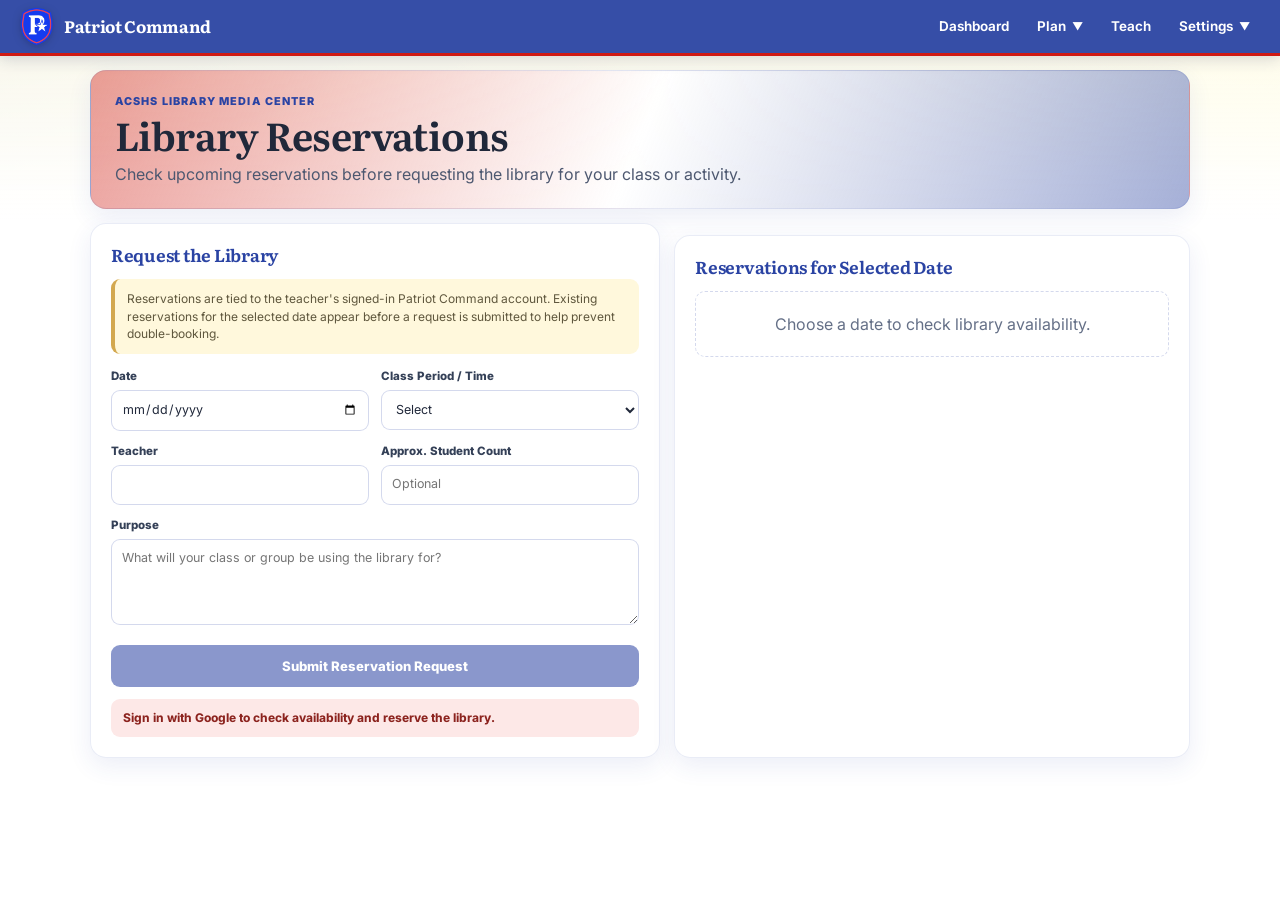
<file: reservations.html>
<!DOCTYPE html>
<html lang="en">
<head>
  <meta charset="UTF-8">
  <meta name="viewport" content="width=device-width, initial-scale=1.0">
  <meta name="description" content="Reserve the ACSHS Library Media Center">
  <title>Library Reservations | Patriot Command</title>
  <link rel="icon" type="image/png" href="Assets/Icons/Patriot%20Command%20micro.png">
  <link rel="stylesheet" href="css/patriot-design-system.css?v=2">
  <style>
    *{box-sizing:border-box} body{margin:0;min-height:100vh;color:#20283a;background:linear-gradient(180deg,#fffdf7 0%,#f7f8fc 56%,#eef2fa 100%);font-family:Inter,"Segoe UI",Arial,sans-serif}.page{display:grid;gap:14px;width:min(1100px,calc(100% - 24px));margin:0 auto;padding:14px 0 32px}.hero,.card{background:rgba(255,255,255,.86);border:1px solid rgba(42,67,163,.12);border-radius:16px;box-shadow:0 8px 24px rgba(42,67,163,.09)}.hero{padding:22px 24px;background:linear-gradient(112deg,rgba(207,27,19,.42),rgba(255,255,255,.94) 50%,rgba(42,67,163,.42))}.eyebrow{margin:0 0 4px;color:#2a43a3;font-size:.68rem;font-weight:850;text-transform:uppercase;letter-spacing:.1em}h1,h2{font-family:Literata,Georgia,serif}h1{margin:0;font-size:clamp(1.7rem,3vw,2.5rem)}.subtitle{margin:6px 0 0;color:#4d5870}.grid{display:grid;grid-template-columns:1.05fr .95fr;gap:14px}.card{padding:20px}.card h2{margin:0 0 14px;color:#2a43a3;font-size:1.08rem}.fields{display:grid;grid-template-columns:repeat(2,minmax(0,1fr));gap:12px}.field.full{grid-column:1/-1}.field label{display:block;margin-bottom:5px;font-size:.72rem;font-weight:800;color:#344057}.field input,.field select,.field textarea{width:100%;min-height:40px;padding:9px 10px;border:1px solid rgba(42,67,163,.2);border-radius:9px;background:#fff;font:inherit;font-size:.78rem}.field textarea{min-height:86px;resize:vertical}.button{width:100%;min-height:42px;margin-top:14px;border:0;border-radius:9px;color:#fff;background:#2a43a3;font-weight:800;cursor:pointer}.button:disabled{opacity:.55;cursor:not-allowed}.notice{padding:11px 12px;border-radius:9px;background:#fff8dc;border-left:4px solid #d3a84f;color:#5f573d;font-size:.75rem;line-height:1.45}.reservation-list{display:grid;gap:9px}.reservation{padding:11px 12px;border:1px solid rgba(42,67,163,.12);border-radius:10px;background:#fff}.reservation strong{display:block;color:#20283a}.reservation span{display:block;margin-top:3px;color:#657087;font-size:.72rem}.empty{padding:20px;text-align:center;color:#657087;border:1px dashed rgba(42,67,163,.2);border-radius:10px}.status{display:none;margin-top:12px;padding:10px 12px;border-radius:9px;font-size:.75rem;font-weight:750}.status.show{display:block}.status.ok{background:#e5f4e9;color:#285e3b}.status.error{background:#fde8e7;color:#8c231e}@media(max-width:760px){.grid,.fields{grid-template-columns:1fr}.field.full{grid-column:auto}}
  </style>
</head>
<body class="patriot-page-library">
  <main class="page">
    <header class="hero">
      <p class="eyebrow">ACSHS Library Media Center</p>
      <h1>Library Reservations</h1>
      <p class="subtitle">Check upcoming reservations before requesting the library for your class or activity.</p>
    </header>
    <div class="grid">
      <section class="card">
        <h2>Request the Library</h2>
        <div class="notice">Reservations are tied to the teacher's signed-in Patriot Command account. Existing reservations for the selected date appear before a request is submitted to help prevent double-booking.</div>
        <form id="reservation-form">
          <div class="fields" style="margin-top:14px">
            <div class="field"><label for="reservation-date">Date</label><input id="reservation-date" type="date" required></div>
            <div class="field"><label for="reservation-period">Class Period / Time</label><select id="reservation-period" required><option value="">Select</option><option>1st Period</option><option>2nd Period</option><option>3rd Period</option><option>4th Period</option><option>Advisory</option><option>5th Period</option><option>6th Period</option><option>7th Period</option><option>8th Period</option><option>Other / Custom Time</option></select></div>
            <div class="field full" id="custom-time-field" hidden><label for="custom-time">Custom Time</label><input id="custom-time" type="text" placeholder="Example: 9:30–10:15 AM"></div>
            <div class="field"><label for="teacher-name">Teacher</label><input id="teacher-name" type="text" required></div>
            <div class="field"><label for="student-count">Approx. Student Count</label><input id="student-count" type="number" min="0" max="200" placeholder="Optional"></div>
            <div class="field full"><label for="purpose">Purpose</label><textarea id="purpose" required placeholder="What will your class or group be using the library for?"></textarea></div>
          </div>
          <button class="button" id="submit-button" type="submit" disabled>Submit Reservation Request</button>
          <div id="status" class="status" aria-live="polite"></div>
        </form>
      </section>
      <section class="card">
        <h2>Reservations for Selected Date</h2>
        <div id="reservation-list" class="reservation-list"><div class="empty">Choose a date to check library availability.</div></div>
      </section>
    </div>
  </main>
  <script src="config/google-config.js?v=6"></script>
  <script src="https://accounts.google.com/gsi/client" async defer></script>
  <script src="js/google-auth.js?v=5"></script>
  <script src="js/library-reservations.js?v=2"></script>
  <script src="js/navigation.js?v=3"></script>
</body>
</html>
</file>
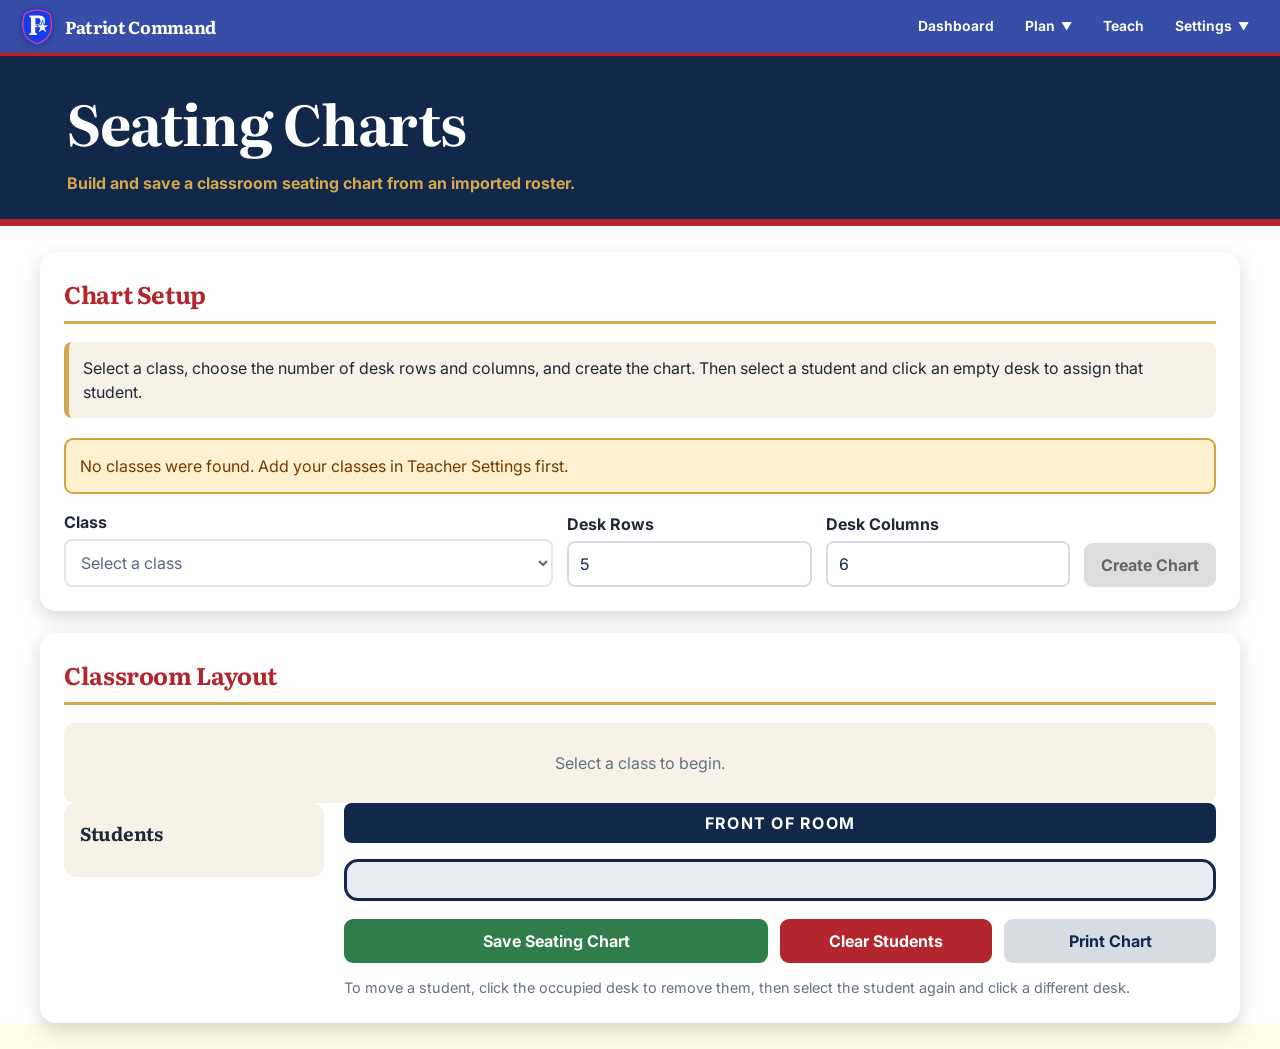
<file: seating.html>
<!DOCTYPE html>
<html lang="en">
<head>
  <meta charset="UTF-8">

  <meta
    name="viewport"
    content="width=device-width, initial-scale=1.0"
  >

  <title>Seating Charts | Patriot Command</title>

  <style>
    :root {
      --navy: #11284a;
      --red: #b3262e;
      --gold: #d3a84f;
      --green: #2f7d4a;
      --cream: #f7f2e8;
      --white: #ffffff;
      --light-blue: #e8edf3;
      --gray: #d7dce3;
      --dark-gray: #657184;
      --shadow: rgba(0, 0, 0, 0.16);
    }

    * {
      box-sizing: border-box;
    }

    body {
      margin: 0;
      min-height: 100vh;
      color: var(--navy);
      font-family: Arial, Helvetica, sans-serif;
      background: var(--light-blue);
    }

    button,
    input,
    select {
      font: inherit;
    }

    header {
      padding: 24px 30px;
      color: var(--white);
      background: var(--navy);
      border-bottom: 7px solid var(--red);
    }

    .header-inner {
      width: min(1200px, 94%);
      margin: auto;
    }

    h1 {
      margin: 0;
      font-size: clamp(2rem, 5vw, 3.5rem);
    }

    .subtitle {
      margin: 8px 0 0;
      color: var(--gold);
      font-weight: bold;
      line-height: 1.5;
    }

    main {
      width: min(1200px, 94%);
      margin: 26px auto;
    }

    .card {
      margin-bottom: 22px;
      padding: 24px;
      background: var(--white);
      border-radius: 16px;
      box-shadow: 0 7px 20px var(--shadow);
    }

    .card h2 {
      margin: 0 0 18px;
      padding-bottom: 10px;
      color: var(--red);
      border-bottom: 3px solid var(--gold);
    }

    .instructions {
      margin: 0 0 20px;
      padding: 14px;
      line-height: 1.5;
      background: var(--cream);
      border-left: 5px solid var(--gold);
      border-radius: 8px;
    }

    .warning {
      display: none;
      margin-bottom: 18px;
      padding: 14px;
      color: #713b00;
      line-height: 1.5;
      background: #fff0cf;
      border: 2px solid #d6a23d;
      border-radius: 9px;
    }

    .warning.show {
      display: block;
    }

    .controls-grid {
      display: grid;
      grid-template-columns:
        minmax(220px, 2fr)
        minmax(120px, 1fr)
        minmax(120px, 1fr)
        auto;
      gap: 14px;
      align-items: end;
    }

    .form-group label {
      display: block;
      margin-bottom: 7px;
      font-weight: bold;
    }

    .form-group input,
    .form-group select {
      width: 100%;
      padding: 11px;
      color: var(--navy);
      background: var(--white);
      border: 2px solid var(--gray);
      border-radius: 8px;
    }

    .form-group input:focus,
    .form-group select:focus {
      outline: 3px solid rgba(211, 168, 79, 0.35);
      border-color: var(--gold);
    }

    .button {
      display: inline-block;
      padding: 12px 17px;
      color: var(--white);
      text-align: center;
      font-weight: bold;
      text-decoration: none;
      border: 0;
      border-radius: 9px;
      cursor: pointer;
    }

    .button:hover {
      filter: brightness(1.08);
    }

    .button-primary {
      background: var(--navy);
    }

    .button-save {
      background: var(--green);
    }

    .button-danger {
      background: var(--red);
    }

    .button-secondary {
      color: var(--navy);
      background: var(--gray);
    }

    .button:disabled {
      color: #666666;
      background: #dddddd;
      cursor: not-allowed;
      filter: none;
    }

    .workspace {
      display: grid;
      grid-template-columns: minmax(210px, 260px) 1fr;
      gap: 20px;
      align-items: start;
    }

    .student-panel {
      position: sticky;
      top: 95px;
      max-height: calc(100vh - 120px);
      overflow-y: auto;
      padding: 16px;
      background: var(--cream);
      border-radius: 12px;
    }

    .student-panel h3 {
      margin: 0 0 10px;
    }

    .student-count {
      margin: 0 0 14px;
      color: var(--dark-gray);
      font-size: 0.92rem;
    }

    .student-list {
      display: grid;
      gap: 8px;
    }

    .student-button {
      width: 100%;
      padding: 10px;
      color: var(--navy);
      text-align: left;
      background: var(--white);
      border: 2px solid var(--gray);
      border-radius: 8px;
      cursor: pointer;
    }

    .student-button:hover {
      border-color: var(--gold);
    }

    .student-button.selected {
      color: var(--white);
      background: var(--navy);
      border-color: var(--navy);
    }

    .student-button.assigned {
      opacity: 0.48;
      cursor: not-allowed;
    }

    .chart-area {
      min-width: 0;
    }

    .front-label {
      margin-bottom: 16px;
      padding: 10px;
      color: var(--white);
      text-align: center;
      font-weight: bold;
      letter-spacing: 0.08em;
      background: var(--navy);
      border-radius: 8px;
    }

    .desk-grid {
      display: grid;
      gap: 12px;
      padding: 18px;
      overflow-x: auto;
      background: var(--light-blue);
      border: 3px solid var(--navy);
      border-radius: 14px;
    }

    .desk {
      min-width: 110px;
      min-height: 82px;
      padding: 10px;
      color: var(--navy);
      text-align: center;
      background: var(--white);
      border: 3px solid var(--gray);
      border-radius: 10px;
      cursor: pointer;
      transition:
        transform 0.15s ease,
        border-color 0.15s ease;
    }

    .desk:hover {
      transform: translateY(-2px);
      border-color: var(--gold);
    }

    .desk.occupied {
      background: #fffaf0;
      border-color: var(--gold);
    }

    .desk-number {
      display: block;
      margin-bottom: 6px;
      color: var(--dark-gray);
      font-size: 0.78rem;
      font-weight: bold;
      text-transform: uppercase;
    }

    .desk-name {
      display: block;
      font-weight: bold;
      line-height: 1.3;
    }

    .desk-empty {
      display: block;
      color: var(--dark-gray);
      font-size: 0.88rem;
      line-height: 1.3;
    }

    .chart-actions {
      display: grid;
      grid-template-columns: 2fr 1fr 1fr;
      gap: 12px;
      margin-top: 18px;
    }

    .empty-state {
      padding: 28px 15px;
      color: var(--dark-gray);
      text-align: center;
      line-height: 1.5;
      background: var(--cream);
      border-radius: 10px;
    }

    .status-message {
      display: none;
      margin-top: 16px;
      padding: 13px;
      color: var(--white);
      text-align: center;
      font-weight: bold;
      background: var(--green);
      border-radius: 8px;
    }

    .status-message.show {
      display: block;
    }

    .small-note {
      margin: 14px 0 0;
      color: var(--dark-gray);
      font-size: 0.9rem;
      line-height: 1.5;
    }

    @media (max-width: 850px) {
      .controls-grid,
      .chart-actions {
        grid-template-columns: 1fr 1fr;
      }

      .workspace {
        grid-template-columns: 1fr;
      }

      .student-panel {
        position: static;
        max-height: none;
      }

      .student-list {
        grid-template-columns:
          repeat(auto-fit, minmax(170px, 1fr));
      }
    }

    @media (max-width: 560px) {
      .controls-grid,
      .chart-actions {
        grid-template-columns: 1fr;
      }
    }

    @media print {
      body {
        background: var(--white);
      }

      .patriot-nav,
      header,
      .setup-card,
      .student-panel,
      .chart-actions,
      .status-message,
      .small-note {
        display: none !important;
      }

      main {
        width: 100%;
        margin: 0;
      }

      .card {
        padding: 0;
        box-shadow: none;
      }

      .workspace {
        display: block;
      }

      .chart-area {
        width: 100%;
      }

      .desk-grid {
        gap: 8px;
        padding: 10px;
        overflow: visible;
        background: var(--white);
        border: 2px solid #000000;
      }

      .desk {
        min-width: 0;
        min-height: 70px;
        padding: 7px;
        border: 2px solid #000000;
        break-inside: avoid;
      }

      .front-label {
        color: #000000;
        background: var(--white);
        border: 2px solid #000000;
      }
    }
  </style>
</head>

<body>
  <header>
    <div class="header-inner">
      <h1>Seating Charts</h1>

      <p class="subtitle">
        Build and save a classroom seating chart from an imported roster.
      </p>
    </div>
  </header>

  <main>
    <section class="card setup-card">
      <h2>Chart Setup</h2>

      <p class="instructions">
        Select a class, choose the number of desk rows and columns,
        and create the chart. Then select a student and click an empty
        desk to assign that student.
      </p>

      <div
        id="class-warning"
        class="warning"
      >
        No classes were found. Add your classes in Teacher Settings first.
      </div>

      <div
        id="roster-warning"
        class="warning"
      >
        This class does not have a saved roster. Import its CSV roster
        on the Students page before creating a seating chart.
      </div>

      <div class="controls-grid">
        <div class="form-group">
          <label for="class-selector">
            Class
          </label>

          <select id="class-selector">
            <option value="">
              Select a class
            </option>
          </select>
        </div>

        <div class="form-group">
          <label for="row-count">
            Desk Rows
          </label>

          <input
            id="row-count"
            type="number"
            min="1"
            max="10"
            value="5"
          >
        </div>

        <div class="form-group">
          <label for="column-count">
            Desk Columns
          </label>

          <input
            id="column-count"
            type="number"
            min="1"
            max="10"
            value="6"
          >
        </div>

        <button
          id="create-chart-button"
          class="button button-primary"
          type="button"
          disabled
        >
          Create Chart
        </button>
      </div>
    </section>

    <section class="card">
      <h2 id="chart-heading">
        Classroom Layout
      </h2>

      <div
        id="empty-state"
        class="empty-state"
      >
        Select a class to begin.
      </div>

      <div
        id="workspace"
        class="workspace"
        hidden
      >
        <aside class="student-panel">
          <h3>Students</h3>

          <p
            id="student-count"
            class="student-count"
          ></p>

          <div
            id="student-list"
            class="student-list"
          ></div>
        </aside>

        <div class="chart-area">
          <div class="front-label">
            FRONT OF ROOM
          </div>

          <div
            id="desk-grid"
            class="desk-grid"
          ></div>

          <div class="chart-actions">
            <button
              id="save-chart-button"
              class="button button-save"
              type="button"
            >
              Save Seating Chart
            </button>

            <button
              id="clear-assignments-button"
              class="button button-danger"
              type="button"
            >
              Clear Students
            </button>

            <button
              id="print-chart-button"
              class="button button-secondary"
              type="button"
            >
              Print Chart
            </button>
          </div>

          <div
            id="status-message"
            class="status-message"
            aria-live="polite"
          >
            Seating chart saved!
          </div>

          <p class="small-note">
            To move a student, click the occupied desk to remove them,
            then select the student again and click a different desk.
          </p>
        </div>
      </div>
    </section>
  </main>

  <script>
    const PROFILE_STORAGE_KEY =
      "patriotTeacherProfile";

    const ROSTER_STORAGE_KEY =
      "patriotStudentRosters";

    const SEATING_STORAGE_KEY =
      "patriotSeatingCharts";

    const classSelector =
      document.getElementById(
        "class-selector"
      );

    const rowCountInput =
      document.getElementById(
        "row-count"
      );

    const columnCountInput =
      document.getElementById(
        "column-count"
      );

    const createChartButton =
      document.getElementById(
        "create-chart-button"
      );

    const saveChartButton =
      document.getElementById(
        "save-chart-button"
      );

    const clearAssignmentsButton =
      document.getElementById(
        "clear-assignments-button"
      );

    const printChartButton =
      document.getElementById(
        "print-chart-button"
      );

    const classWarning =
      document.getElementById(
        "class-warning"
      );

    const rosterWarning =
      document.getElementById(
        "roster-warning"
      );

    const emptyState =
      document.getElementById(
        "empty-state"
      );

    const workspace =
      document.getElementById(
        "workspace"
      );

    const studentList =
      document.getElementById(
        "student-list"
      );

    const studentCount =
      document.getElementById(
        "student-count"
      );

    const deskGrid =
      document.getElementById(
        "desk-grid"
      );

    const chartHeading =
      document.getElementById(
        "chart-heading"
      );

    const statusMessage =
      document.getElementById(
        "status-message"
      );

    let selectedClassKey = "";
    let selectedClassLabel = "";
    let roster = [];
    let deskAssignments = [];
    let selectedStudentId = "";
    let currentRows = 5;
    let currentColumns = 6;
    let hasUnsavedChanges = false;

    function readStorage(
      storageKey,
      fallbackValue
    ) {
      const saved =
        localStorage.getItem(
          storageKey
        );

      if (!saved) {
        return fallbackValue;
      }

      try {
        const parsed =
          JSON.parse(saved);

        return parsed ?? fallbackValue;
      } catch (error) {
        console.error(
          `Could not read ${storageKey}.`,
          error
        );

        return fallbackValue;
      }
    }

    function readTeacherProfile() {
      return readStorage(
        PROFILE_STORAGE_KEY,
        null
      );
    }

    function readRosters() {
      return readStorage(
        ROSTER_STORAGE_KEY,
        {}
      );
    }

    function readSeatingCharts() {
      return readStorage(
        SEATING_STORAGE_KEY,
        {}
      );
    }

    function saveSeatingCharts(
      charts
    ) {
      localStorage.setItem(
        SEATING_STORAGE_KEY,
        JSON.stringify(charts)
      );
    }

    function getClassOptions() {
      const profile =
        readTeacherProfile();

      if (
        !profile ||
        !profile.classes
      ) {
        return [];
      }

      return Object.entries(
        profile.classes
      )
        .filter(
          ([periodName, courseName]) =>
            periodName &&
            String(
              courseName || ""
            ).trim()
        )
        .map(
          ([periodName, courseName]) => ({
            key: periodName,
            label:
              `${periodName} — ` +
              String(courseName).trim()
          })
        );
    }

    function populateClassSelector() {
      const classes =
        getClassOptions();

      classSelector.innerHTML = `
        <option value="">
          Select a class
        </option>
      `;

      classes.forEach(classInfo => {
        const option =
          document.createElement(
            "option"
          );

        option.value =
          classInfo.key;

        option.textContent =
          classInfo.label;

        classSelector.appendChild(
          option
        );
      });

      classWarning.classList.toggle(
        "show",
        classes.length === 0
      );

      classSelector.disabled =
        classes.length === 0;
    }

    function getStudentDisplayName(
      student
    ) {
      const preferredName =
        String(
          student.preferredName || ""
        ).trim();

      const firstName =
        preferredName ||
        String(
          student.firstName || ""
        ).trim();

      const lastName =
        String(
          student.lastName || ""
        ).trim();

      return [
        firstName,
        lastName
      ]
        .filter(Boolean)
        .join(" ");
    }

    function getSelectedClassLabel() {
      const selectedOption =
        classSelector.options[
          classSelector.selectedIndex
        ];

      return selectedOption
        ? selectedOption.textContent.trim()
        : "";
    }

    function getSavedChart() {
      const charts =
        readSeatingCharts();

      return (
        charts[selectedClassKey] ||
        null
      );
    }

    function loadClass() {
      selectedClassKey =
        classSelector.value;

      selectedClassLabel =
        getSelectedClassLabel();

      selectedStudentId = "";
      hasUnsavedChanges = false;

      if (!selectedClassKey) {
        roster = [];
        deskAssignments = [];

        createChartButton.disabled =
          true;

        rosterWarning.classList.remove(
          "show"
        );

        showEmptyState(
          "Select a class to begin."
        );

        return;
      }

      const rosters =
        readRosters();

      roster =
        Array.isArray(
          rosters[selectedClassKey]
        )
          ? rosters[
              selectedClassKey
            ].filter(
              student =>
                student &&
                student.active !== false
            )
          : [];

      const hasRoster =
        roster.length > 0;

      rosterWarning.classList.toggle(
        "show",
        !hasRoster
      );

      createChartButton.disabled =
        !hasRoster;

      if (!hasRoster) {
        deskAssignments = [];

        showEmptyState(
          "This class does not have a saved roster."
        );

        return;
      }

      const savedChart =
        getSavedChart();

      if (savedChart) {
        currentRows =
          normalizeDimension(
            savedChart.rows,
            5
          );

        currentColumns =
          normalizeDimension(
            savedChart.columns,
            6
          );

        rowCountInput.value =
          currentRows;

        columnCountInput.value =
          currentColumns;

        const expectedDeskCount =
          currentRows *
          currentColumns;

        deskAssignments =
          Array.isArray(
            savedChart.assignments
          )
            ? savedChart.assignments
                .slice(
                  0,
                  expectedDeskCount
                )
            : [];

        while (
          deskAssignments.length <
          expectedDeskCount
        ) {
          deskAssignments.push(
            null
          );
        }

        removeMissingStudents();

        renderWorkspace();

        return;
      }

      currentRows =
        normalizeDimension(
          rowCountInput.value,
          5
        );

      currentColumns =
        normalizeDimension(
          columnCountInput.value,
          6
        );

      deskAssignments =
        new Array(
          currentRows *
          currentColumns
        ).fill(null);

      renderWorkspace();
    }

    function normalizeDimension(
      value,
      fallback
    ) {
      const parsed =
        Number.parseInt(
          value,
          10
        );

      if (
        Number.isNaN(parsed)
      ) {
        return fallback;
      }

      return Math.min(
        10,
        Math.max(1, parsed)
      );
    }

    function removeMissingStudents() {
      const validIds =
        new Set(
          roster.map(
            student => student.id
          )
        );

      deskAssignments =
        deskAssignments.map(
          studentId =>
            validIds.has(studentId)
              ? studentId
              : null
        );
    }

    function showEmptyState(message) {
      emptyState.textContent =
        message;

      emptyState.hidden = false;
      workspace.hidden = true;

      chartHeading.textContent =
        "Classroom Layout";
    }

    function renderWorkspace() {
      emptyState.hidden = true;
      workspace.hidden = false;

      chartHeading.textContent =
        selectedClassLabel ||
        "Classroom Layout";

      renderStudentList();
      renderDeskGrid();
    }

    function getAssignedStudentIds() {
      return new Set(
        deskAssignments.filter(Boolean)
      );
    }

    function renderStudentList() {
      studentList.innerHTML = "";

      const assignedIds =
        getAssignedStudentIds();

      const assignedCount =
        assignedIds.size;

      studentCount.textContent =
        `${assignedCount} of ` +
        `${roster.length} students assigned`;

      const sortedRoster =
        [...roster].sort(
          (studentA, studentB) => {
            const nameA =
              getStudentDisplayName(
                studentA
              ).toLowerCase();

            const nameB =
              getStudentDisplayName(
                studentB
              ).toLowerCase();

            return nameA.localeCompare(
              nameB
            );
          }
        );

      sortedRoster.forEach(
        student => {
          const button =
            document.createElement(
              "button"
            );

          button.type =
            "button";

          button.className =
            "student-button";

          button.textContent =
            getStudentDisplayName(
              student
            ) ||
            "Unnamed student";

          const isAssigned =
            assignedIds.has(
              student.id
            );

          if (isAssigned) {
            button.classList.add(
              "assigned"
            );

            button.disabled = true;
          }

          if (
            selectedStudentId ===
            student.id
          ) {
            button.classList.add(
              "selected"
            );
          }

          button.addEventListener(
            "click",
            () => {
              selectStudent(
                student.id
              );
            }
          );

          studentList.appendChild(
            button
          );
        }
      );
    }

    function renderDeskGrid() {
      deskGrid.innerHTML = "";

      deskGrid.style.gridTemplateColumns =
        `repeat(${currentColumns}, minmax(110px, 1fr))`;

      deskAssignments.forEach(
        (
          studentId,
          deskIndex
        ) => {
          const desk =
            document.createElement(
              "button"
            );

          desk.type =
            "button";

          desk.className =
            "desk";

          desk.setAttribute(
            "aria-label",
            `Desk ${deskIndex + 1}`
          );

          const number =
            document.createElement(
              "span"
            );

          number.className =
            "desk-number";

          number.textContent =
            `Desk ${deskIndex + 1}`;

          desk.appendChild(number);

          if (studentId) {
            const student =
              roster.find(
                item =>
                  item.id === studentId
              );

            desk.classList.add(
              "occupied"
            );

            const name =
              document.createElement(
                "span"
              );

            name.className =
              "desk-name";

            name.textContent =
              student
                ? getStudentDisplayName(
                    student
                  )
                : "Student unavailable";

            desk.appendChild(name);
          } else {
            const empty =
              document.createElement(
                "span"
              );

            empty.className =
              "desk-empty";

            empty.textContent =
              selectedStudentId
                ? "Click to assign"
                : "Empty desk";

            desk.appendChild(empty);
          }

          desk.addEventListener(
            "click",
            () => {
              handleDeskClick(
                deskIndex
              );
            }
          );

          deskGrid.appendChild(
            desk
          );
        }
      );
    }

    function selectStudent(
      studentId
    ) {
      selectedStudentId =
        selectedStudentId === studentId
          ? ""
          : studentId;

      renderStudentList();
      renderDeskGrid();
    }

    function handleDeskClick(
      deskIndex
    ) {
      const existingStudentId =
        deskAssignments[deskIndex];

      if (existingStudentId) {
        const student =
          roster.find(
            item =>
              item.id ===
              existingStudentId
          );

        const studentName =
          student
            ? getStudentDisplayName(
                student
              )
            : "this student";

        const confirmed =
          window.confirm(
            `Remove ${studentName} from this desk?`
          );

        if (!confirmed) {
          return;
        }

        deskAssignments[
          deskIndex
        ] = null;

        selectedStudentId =
          existingStudentId;

        hasUnsavedChanges =
          true;

        renderWorkspace();

        return;
      }

      if (!selectedStudentId) {
        window.alert(
          "Select a student from the list first."
        );

        return;
      }

      deskAssignments[
        deskIndex
      ] = selectedStudentId;

      selectedStudentId = "";
      hasUnsavedChanges = true;

      renderWorkspace();
    }

    function createChart() {
      if (
        !selectedClassKey ||
        roster.length === 0
      ) {
        return;
      }

      const rows =
        normalizeDimension(
          rowCountInput.value,
          5
        );

      const columns =
        normalizeDimension(
          columnCountInput.value,
          6
        );

      const newDeskCount =
        rows * columns;

      const hasAssignments =
        deskAssignments.some(
          Boolean
        );

      if (
        hasAssignments &&
        (
          rows !== currentRows ||
          columns !== currentColumns
        )
      ) {
        const confirmed =
          window.confirm(
            "Changing the number of desks may remove some current assignments. Continue?"
          );

        if (!confirmed) {
          rowCountInput.value =
            currentRows;

          columnCountInput.value =
            currentColumns;

          return;
        }
      }

      const existingAssignments =
        [...deskAssignments];

      deskAssignments =
        new Array(
          newDeskCount
        ).fill(null);

      existingAssignments
        .slice(
          0,
          newDeskCount
        )
        .forEach(
          (
            studentId,
            index
          ) => {
            deskAssignments[
              index
            ] = studentId;
          }
        );

      currentRows = rows;
      currentColumns =
        columns;

      rowCountInput.value =
        currentRows;

      columnCountInput.value =
        currentColumns;

      selectedStudentId = "";
      hasUnsavedChanges =
        true;

      renderWorkspace();
    }

    function saveChart() {
      if (!selectedClassKey) {
        return;
      }

      const charts =
        readSeatingCharts();

      charts[selectedClassKey] = {
        rows:
          currentRows,

        columns:
          currentColumns,

        assignments:
          [...deskAssignments],

        updatedAt:
          new Date().toISOString()
      };

      saveSeatingCharts(
        charts
      );

      hasUnsavedChanges =
        false;

      showStatusMessage(
        "Seating chart saved!"
      );
    }

    function clearAssignments() {
      if (
        !deskAssignments.some(
          Boolean
        )
      ) {
        return;
      }

      const confirmed =
        window.confirm(
          "Remove every student from the seating chart?"
        );

      if (!confirmed) {
        return;
      }

      deskAssignments =
        deskAssignments.map(
          () => null
        );

      selectedStudentId = "";
      hasUnsavedChanges =
        true;

      renderWorkspace();
    }

    function showStatusMessage(
      message
    ) {
      statusMessage.textContent =
        message;

      statusMessage.classList.add(
        "show"
      );

      setTimeout(() => {
        statusMessage.classList.remove(
          "show"
        );
      }, 1800);
    }

    function confirmUnsavedChanges() {
      if (!hasUnsavedChanges) {
        return true;
      }

      return window.confirm(
        "You have unsaved seating-chart changes. Leave without saving them?"
      );
    }

    let previousClassValue = "";

    classSelector.addEventListener(
      "focus",
      () => {
        previousClassValue =
          classSelector.value;
      }
    );

    classSelector.addEventListener(
      "change",
      () => {
        if (
          !confirmUnsavedChanges()
        ) {
          classSelector.value =
            previousClassValue;

          return;
        }

        previousClassValue =
          classSelector.value;

        loadClass();
      }
    );

    createChartButton.addEventListener(
      "click",
      createChart
    );

    saveChartButton.addEventListener(
      "click",
      saveChart
    );

    clearAssignmentsButton.addEventListener(
      "click",
      clearAssignments
    );

    printChartButton.addEventListener(
      "click",
      () => {
        window.print();
      }
    );

    window.addEventListener(
      "beforeunload",
      event => {
        if (!hasUnsavedChanges) {
          return;
        }

        event.preventDefault();
        event.returnValue = "";
      }
    );

    populateClassSelector();
  </script>

<script src="js/navigation.js?v=2"></script>
</body>
</html>
</file>
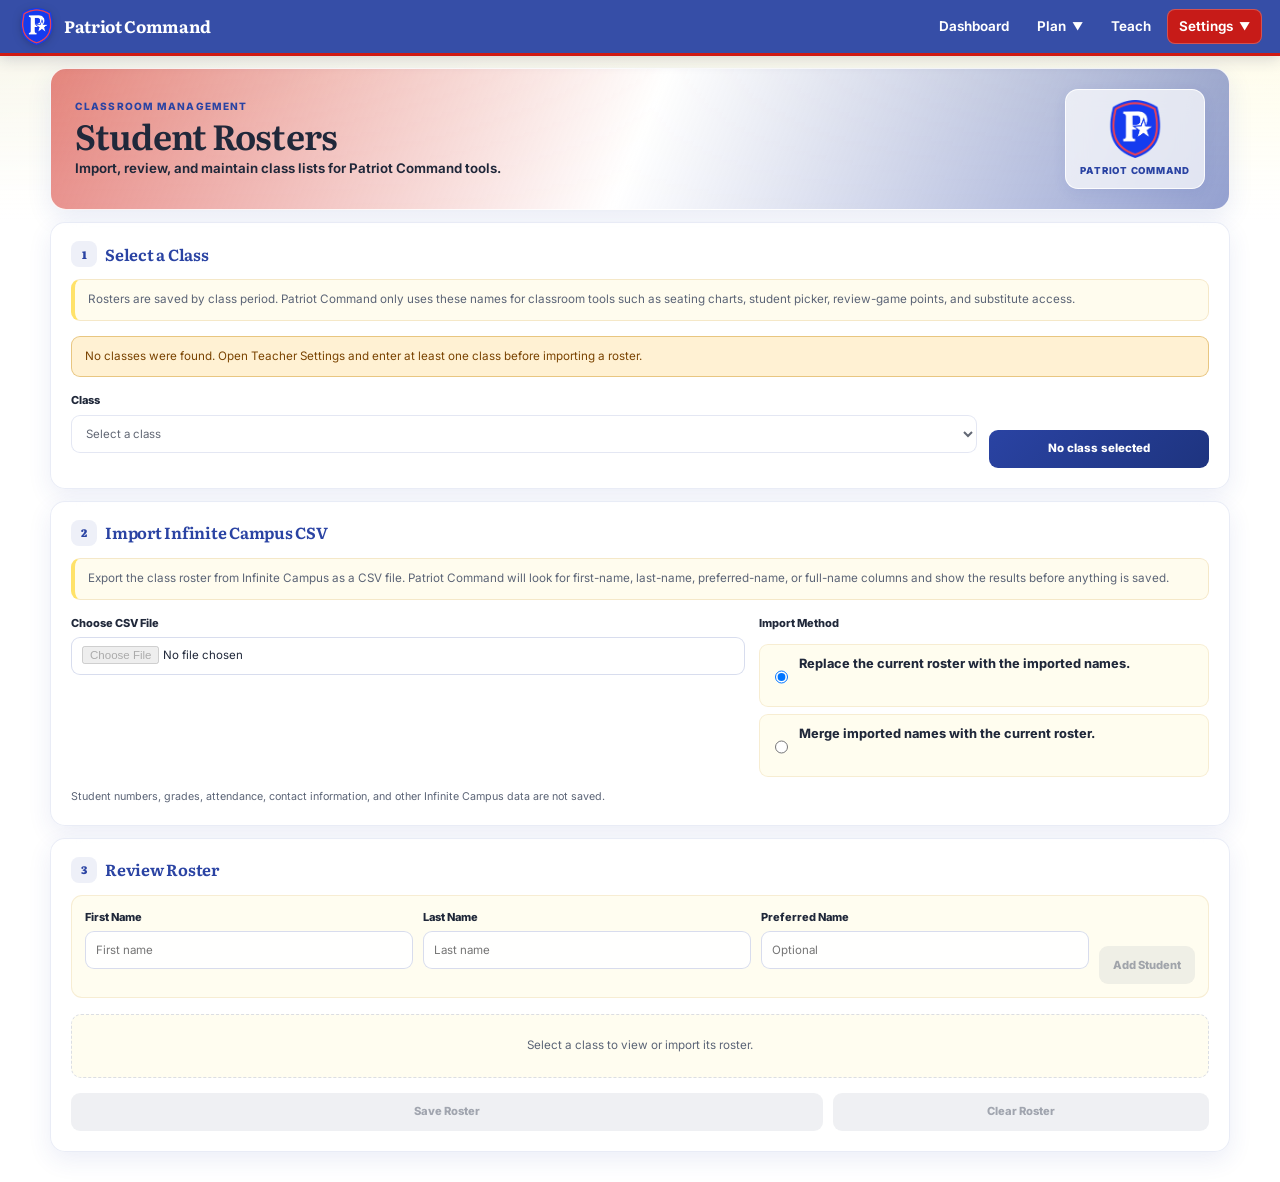
<file: students.html>
<!DOCTYPE html>
<html lang="en">
<head>
  <meta charset="UTF-8">
  <meta name="viewport" content="width=device-width, initial-scale=1.0">
  <meta name="description" content="Manage Patriot Command student rosters">
  <title>Student Rosters | Patriot Command</title>
  <link rel="icon" type="image/png" href="Assets/Icons/Patriot%20Command%20micro.png">
  <link rel="stylesheet" href="css/patriot-design-system.css?v=2">
  <style>
    * { box-sizing: border-box; }
    body { margin:0; min-height:100vh; color:var(--patriot-ink,#20283a); font-family:var(--patriot-body-font,"Inter","Segoe UI",Arial,sans-serif); background:linear-gradient(180deg,#fffdf7 0%,#f7f8fc 56%,#eef2fa 100%); }
    button,input,select { font:inherit; }
    .roster-page { display:grid; gap:12px; width:min(1180px,calc(100% - 24px)); margin:0 auto; padding:12px 0 30px; }
    .roster-hero { position:relative; display:grid; grid-template-columns:minmax(0,1fr) auto; align-items:center; gap:20px; min-height:118px; padding:20px 24px; overflow:hidden; background:linear-gradient(112deg,rgba(207,27,19,.52) 0%,rgba(255,255,255,.92) 50%,rgba(42,67,163,.5) 100%); border:1px solid rgba(255,255,255,.88); border-radius:16px; box-shadow:0 8px 24px rgba(42,67,163,.1); isolation:isolate; }
    .roster-hero-copy { min-width:0; }
    .roster-eyebrow { margin:0 0 3px; color:var(--patriot-blue,#2a43a3); font-size:.63rem; font-weight:800; text-transform:uppercase; letter-spacing:.11em; }
    .roster-title { margin:0; color:var(--patriot-ink,#20283a); font-family:var(--patriot-heading-font,"Literata",Georgia,serif); font-size:clamp(1.65rem,2.7vw,2.4rem); line-height:1.06; letter-spacing:-.025em; }
    .roster-subtitle { margin:5px 0 0; color:var(--patriot-text,#344057); font-size:.83rem; font-weight:650; }
    .roster-brand { display:grid; justify-items:center; gap:6px; min-width:104px; padding:10px 14px; background:rgba(255,255,255,.7); border:1px solid rgba(255,255,255,.85); border-radius:13px; box-shadow:0 4px 14px rgba(42,67,163,.08); backdrop-filter:blur(12px); }
    .roster-brand img { display:block; width:58px; height:58px; object-fit:contain; }
    .roster-brand span { color:var(--patriot-blue,#2a43a3); font-size:.6rem; font-weight:850; text-transform:uppercase; letter-spacing:.08em; }
    .roster-card { position:relative; padding:18px 20px 20px; overflow:hidden; background:rgba(255,255,255,.8); border:1px solid rgba(255,255,255,.92); border-radius:15px; box-shadow:0 8px 24px rgba(42,67,163,.09); backdrop-filter:blur(16px); }
    .roster-card-heading { display:flex; align-items:center; gap:8px; margin:0 0 12px; color:var(--patriot-blue,#2a43a3); font-family:var(--patriot-heading-font,"Literata",Georgia,serif); font-size:1rem; }
    .roster-card-heading span { display:inline-flex; align-items:center; justify-content:center; width:26px; height:26px; color:var(--patriot-blue,#2a43a3); font-size:.68rem; font-weight:850; background:rgba(42,67,163,.08); border-radius:8px; }
    .instructions { margin:0 0 15px; padding:11px 13px; color:var(--patriot-muted,#657087); font-size:.73rem; line-height:1.5; background:rgba(255,252,233,.78); border:1px solid rgba(211,168,79,.24); border-left:4px solid var(--patriot-gold,#d3a84f); border-radius:9px; }
    .warning { display:none; margin-bottom:15px; padding:11px 13px; color:#7a4300; font-size:.73rem; background:rgba(255,240,207,.9); border:1px solid rgba(214,162,61,.55); border-radius:9px; }
    .warning.show { display:block; }
    .form-group label,.field-label { display:block; margin-bottom:6px; color:var(--patriot-text,#344057); font-size:.69rem; font-weight:800; }
    .form-group input,.form-group select,.student-table input { width:100%; min-height:38px; padding:8px 10px; color:var(--patriot-ink,#20283a); font-size:.72rem; background:rgba(255,255,255,.94); border:1px solid rgba(42,67,163,.18); border-radius:9px; }
    .class-row { display:grid; grid-template-columns:minmax(0,1fr) minmax(150px,220px); gap:12px; align-items:end; }
    .roster-summary { display:flex; align-items:center; justify-content:center; min-height:38px; padding:8px 12px; color:#fff; font-size:.72rem; font-weight:800; background:linear-gradient(135deg,var(--patriot-blue,#2a43a3),#1e347f); border-radius:9px; }
    .import-grid { display:grid; grid-template-columns:minmax(0,1.2fr) minmax(260px,.8fr); gap:14px; align-items:start; }
    .import-choice { display:grid; gap:7px; }
    .radio-row { display:flex; align-items:flex-start; gap:8px; padding:9px 10px; background:rgba(255,252,233,.7); border:1px solid rgba(211,168,79,.18); border-radius:9px; }
    .radio-row input { width:auto; }
    .import-result { display:none; margin-top:14px; padding:10px 12px; color:#285e3b; font-size:.72rem; background:rgba(229,244,233,.92); border-left:4px solid #2f7d4a; border-radius:8px; }
    .import-result.show { display:block; }
    .manual-add { display:grid; grid-template-columns:repeat(3,minmax(0,1fr)) auto; gap:10px; align-items:end; margin-bottom:16px; padding:13px; background:rgba(255,252,233,.66); border:1px solid rgba(211,168,79,.18); border-radius:11px; }
    .button { display:inline-flex; align-items:center; justify-content:center; min-height:38px; padding:8px 13px; color:#fff; font-size:.7rem; font-weight:800; border:1px solid transparent; border-radius:9px; cursor:pointer; }
    .button-primary { background:var(--patriot-blue,#2a43a3); }
    .button-save { background:#2f7d4a; }
    .button-danger { background:var(--patriot-red,#cf1b13); }
    .button-small { min-height:31px; padding:6px 9px; font-size:.64rem; }
    .button:disabled { color:#7c8290; background:rgba(101,112,135,.14); cursor:not-allowed; opacity:.72; }
    .table-wrap { width:100%; overflow-x:auto; border:1px solid rgba(42,67,163,.12); border-radius:11px; background:rgba(255,255,255,.72); }
    .student-table { width:100%; min-width:760px; border-collapse:collapse; }
    .student-table th,.student-table td { padding:8px 9px; text-align:left; border-bottom:1px solid rgba(42,67,163,.1); }
    .student-table th { color:#fff; font-size:.66rem; font-weight:800; background:linear-gradient(135deg,var(--patriot-blue,#2a43a3),#1e347f); }
    .student-number,.student-actions { text-align:center!important; }
    .empty-state { padding:22px 15px; color:var(--patriot-muted,#657087); font-size:.73rem; text-align:center; background:rgba(255,252,233,.66); border:1px dashed rgba(42,67,163,.17); border-radius:10px; }
    .roster-actions { display:grid; grid-template-columns:minmax(0,2fr) minmax(150px,1fr); gap:10px; margin-top:15px; }
    .save-message { display:none; margin-top:12px; padding:10px 12px; color:#fff; font-size:.71rem; font-weight:800; text-align:center; background:#2f7d4a; border-radius:8px; }
    .save-message.show { display:block; }
    .small-note { margin:12px 0 0; color:var(--patriot-muted,#657087); font-size:.67rem; line-height:1.45; }
    @media(max-width:660px){ .roster-hero,.class-row,.import-grid,.manual-add,.roster-actions{grid-template-columns:minmax(0,1fr)} .button{width:100%} }
  </style>
</head>
<body class="patriot-page-students">
  <main class="roster-page">
    <header class="roster-hero"><div class="roster-hero-copy"><p class="roster-eyebrow">Classroom Management</p><h1 class="roster-title">Student Rosters</h1><p class="roster-subtitle">Import, review, and maintain class lists for Patriot Command tools.</p></div><div class="roster-brand"><img src="Assets/Icons/Patriot%20Command%20micro.png" alt=""><span>Patriot Command</span></div></header>
    <section class="roster-card"><h2 class="roster-card-heading"><span>1</span>Select a Class</h2><p class="instructions">Rosters are saved by class period. Patriot Command only uses these names for classroom tools such as seating charts, student picker, review-game points, and substitute access.</p><div id="settings-warning" class="warning">No classes were found. Open Teacher Settings and enter at least one class before importing a roster.</div><div class="class-row"><div class="form-group"><label for="class-selector">Class</label><select id="class-selector"><option value="">Select a class</option></select></div><div id="roster-summary" class="roster-summary">No class selected</div></div></section>
    <section class="roster-card"><h2 class="roster-card-heading"><span>2</span>Import Infinite Campus CSV</h2><p class="instructions">Export the class roster from Infinite Campus as a CSV file. Patriot Command will look for first-name, last-name, preferred-name, or full-name columns and show the results before anything is saved.</p><div class="import-grid"><div class="form-group"><label for="csv-file">Choose CSV File</label><input id="csv-file" type="file" accept=".csv,text/csv" disabled></div><div class="import-choice"><span class="field-label">Import Method</span><div class="radio-row"><input id="replace-roster" type="radio" name="import-method" value="replace" checked><label for="replace-roster">Replace the current roster with the imported names.</label></div><div class="radio-row"><input id="merge-roster" type="radio" name="import-method" value="merge"><label for="merge-roster">Merge imported names with the current roster.</label></div></div></div><div id="import-result" class="import-result"></div><p class="small-note">Student numbers, grades, attendance, contact information, and other Infinite Campus data are not saved.</p></section>
    <section class="roster-card"><h2 class="roster-card-heading"><span>3</span>Review Roster</h2><div class="manual-add"><div class="form-group"><label for="new-first-name">First Name</label><input id="new-first-name" type="text" placeholder="First name" disabled></div><div class="form-group"><label for="new-last-name">Last Name</label><input id="new-last-name" type="text" placeholder="Last name" disabled></div><div class="form-group"><label for="new-preferred-name">Preferred Name</label><input id="new-preferred-name" type="text" placeholder="Optional" disabled></div><button id="add-student-button" class="button button-primary" type="button" disabled>Add Student</button></div><div id="empty-state" class="empty-state">Select a class to view or import its roster.</div><div id="table-wrap" class="table-wrap" hidden><table class="student-table"><thead><tr><th>#</th><th>First Name</th><th>Last Name</th><th>Preferred Name</th><th>Remove</th></tr></thead><tbody id="student-table-body"></tbody></table></div><div class="roster-actions"><button id="save-roster-button" class="button button-save" type="button" disabled>Save Roster</button><button id="clear-roster-button" class="button button-danger" type="button" disabled>Clear Roster</button></div><div id="save-message" class="save-message" aria-live="polite">Roster saved!</div></section>
  </main>
  <script>
    const PROFILE_STORAGE_KEY="patriotTeacherProfile", ROSTER_STORAGE_KEY="patriotStudentRosters";
    const classSelector=document.getElementById("class-selector"), csvFileInput=document.getElementById("csv-file"), studentTableBody=document.getElementById("student-table-body"), tableWrap=document.getElementById("table-wrap"), emptyState=document.getElementById("empty-state"), rosterSummary=document.getElementById("roster-summary"), settingsWarning=document.getElementById("settings-warning"), importResult=document.getElementById("import-result"), saveMessage=document.getElementById("save-message"), addStudentButton=document.getElementById("add-student-button"), saveRosterButton=document.getElementById("save-roster-button"), clearRosterButton=document.getElementById("clear-roster-button"), newFirstName=document.getElementById("new-first-name"), newLastName=document.getElementById("new-last-name"), newPreferredName=document.getElementById("new-preferred-name");
    let workingRoster=[], selectedClassKey="", hasUnsavedChanges=false;
    const allowedPeriods=["1st Period","2nd Period","3rd Period","4th Period","Advisory","5th Period","6th Period","7th Period","8th Period"];
    function readJson(key,fallback){try{return JSON.parse(localStorage.getItem(key)||"null")||fallback}catch(e){return fallback}}
    function readTeacherProfile(){return readJson(PROFILE_STORAGE_KEY,null)}
    function readRosters(){const r=readJson(ROSTER_STORAGE_KEY,{});return r&&typeof r==="object"&&!Array.isArray(r)?r:{}}
    function saveAllRosters(r){localStorage.setItem(ROSTER_STORAGE_KEY,JSON.stringify(r))}
    function cloneRoster(r){return (r||[]).map(s=>({...s}))}
    function createStudent(firstName,lastName,preferredName=""){return{id:"student-"+Date.now()+"-"+Math.random().toString(16).slice(2),firstName:String(firstName||"").trim(),lastName:String(lastName||"").trim(),preferredName:String(preferredName||"").trim(),active:true}}
    function populateClassSelector(){const profile=readTeacherProfile(), previous=classSelector.value; classSelector.innerHTML='<option value="">Select a class</option>'; let count=0; allowedPeriods.forEach(p=>{const c=String(profile?.classes?.[p]||"").trim(); if(!c)return; const o=document.createElement("option");o.value=p;o.textContent=p+" — "+c;classSelector.appendChild(o);count++});settingsWarning.classList.toggle("show",count===0);classSelector.disabled=count===0;if(previous&&allowedPeriods.includes(previous))classSelector.value=previous}
    function setControlsEnabled(v){[csvFileInput,newFirstName,newLastName,newPreferredName,addStudentButton,saveRosterButton,clearRosterButton].forEach(el=>el.disabled=!v)}
    function loadSelectedRoster(){selectedClassKey=classSelector.value; if(!selectedClassKey){workingRoster=[];setControlsEnabled(false);renderRoster();return} workingRoster=cloneRoster(readRosters()[selectedClassKey]||[]);hasUnsavedChanges=false;setControlsEnabled(true);renderRoster()}
    function updateRosterSummary(){rosterSummary.textContent=!selectedClassKey?"No class selected":workingRoster.length+" student"+(workingRoster.length===1?"":"s")}
    function renderRoster(){studentTableBody.innerHTML="";updateRosterSummary();if(!selectedClassKey){tableWrap.hidden=true;emptyState.hidden=false;emptyState.textContent="Select a class to view or import its roster.";return}if(!workingRoster.length){tableWrap.hidden=true;emptyState.hidden=false;emptyState.textContent="This class does not have any students yet. Import a CSV file or add a student manually.";return}tableWrap.hidden=false;emptyState.hidden=true;workingRoster.forEach((s,i)=>{const tr=document.createElement("tr");tr.innerHTML='<td class="student-number">'+(i+1)+'</td><td><input data-field="firstName"></td><td><input data-field="lastName"></td><td><input data-field="preferredName"></td><td class="student-actions"><button class="button button-danger button-small" type="button">Remove</button></td>';tr.querySelector('[data-field="firstName"]').value=s.firstName||"";tr.querySelector('[data-field="lastName"]').value=s.lastName||"";tr.querySelector('[data-field="preferredName"]').value=s.preferredName||"";tr.querySelectorAll("input").forEach(inp=>inp.addEventListener("input",e=>{s[e.target.dataset.field]=e.target.value;hasUnsavedChanges=true}));tr.querySelector("button").addEventListener("click",()=>{workingRoster=workingRoster.filter(x=>x.id!==s.id);hasUnsavedChanges=true;renderRoster()});studentTableBody.appendChild(tr)})}
    function addStudent(){if(!selectedClassKey)return; if(!newFirstName.value.trim()&&!newLastName.value.trim())return alert("Enter at least a first or last name.");workingRoster.push(createStudent(newFirstName.value,newLastName.value,newPreferredName.value));newFirstName.value=newLastName.value=newPreferredName.value="";hasUnsavedChanges=true;renderRoster()}
    function saveRoster(){if(!selectedClassKey)return alert("Select a class first.");workingRoster=workingRoster.map(s=>({...s,firstName:String(s.firstName||"").trim(),lastName:String(s.lastName||"").trim(),preferredName:String(s.preferredName||"").trim()})).filter(s=>s.firstName||s.lastName);const r=readRosters();r[selectedClassKey]=cloneRoster(workingRoster);saveAllRosters(r);hasUnsavedChanges=false;renderRoster();saveMessage.textContent="Roster saved on this device… syncing to your Patriot Command account.";saveMessage.classList.add("show");setTimeout(()=>saveMessage.classList.remove("show"),4500)}
    function clearRoster(){if(!selectedClassKey||!workingRoster.length)return;if(confirm("Clear every student from this class roster?")){workingRoster=[];hasUnsavedChanges=true;renderRoster()}}
    classSelector.addEventListener("change",loadSelectedRoster);addStudentButton.addEventListener("click",addStudent);saveRosterButton.addEventListener("click",saveRoster);clearRosterButton.addEventListener("click",clearRoster);[newFirstName,newLastName,newPreferredName].forEach(i=>i.addEventListener("keydown",e=>{if(e.key==="Enter")addStudent()}));window.loadSelectedRoster=loadSelectedRoster;window.addEventListener("patriot-rosters-synced",()=>{populateClassSelector();if(classSelector.value)loadSelectedRoster()});window.addEventListener("patriot-teacher-settings-synced",populateClassSelector);populateClassSelector();setControlsEnabled(false);renderRoster();
  </script>
  <script src="config/google-config.js?v=5"></script>
  <script src="https://accounts.google.com/gsi/client" async defer></script>
  <script src="js/google-auth.js?v=5"></script>
  <script src="js/roster-cloud-sync.js?v=3"></script>
  <script src="js/navigation.js?v=3"></script>
</body>
</html>
</file>
<file: css/patriot-design-system.css>
/*
==========================================
PATRIOT COMMAND
Shared Design System
==========================================

OFFICIAL ACS COLORS

Cream: #FFFCE9
Blue:  #2A43A3
Red:   #CF1B13
White: #FFFFFF
Gold:  #FFE269

PAGE GRADIENTS

Dashboard:
Red → white → blue

Teach:
Red → cream/white

Plan and Library:
Blue → cream/white

Settings:
Cream → white
*/

@import url(
  "https://fonts.googleapis.com/css2?family=Inter:wght@400;500;600;700;800&family=Literata:opsz,wght@7..72,500;7..72,600;7..72,700&display=swap"
);

/*
==========================================
DESIGN TOKENS
==========================================
*/

:root {
  --patriot-blue: #2a43a3;
  --patriot-red: #cf1b13;
  --patriot-cream: #fffce9;
  --patriot-white: #ffffff;
  --patriot-gold: #ffe269;

  --patriot-ink: #20283a;
  --patriot-text: #344159;
  --patriot-muted: #687287;
  --patriot-soft-text: #7b8495;

  --patriot-line:
    rgba(42, 67, 163, 0.12);

  --patriot-line-strong:
    rgba(42, 67, 163, 0.2);

  --patriot-glass:
    rgba(255, 255, 255, 0.76);

  --patriot-glass-strong:
    rgba(255, 255, 255, 0.9);

  --patriot-cream-glass:
    rgba(255, 252, 233, 0.8);

  --patriot-blue-soft:
    rgba(42, 67, 163, 0.09);

  --patriot-red-soft:
    rgba(207, 27, 19, 0.09);

  --patriot-gold-soft:
    rgba(255, 226, 105, 0.28);

  --patriot-green: #2f7d4a;

  --patriot-radius-small: 9px;
  --patriot-radius-medium: 14px;
  --patriot-radius-large: 20px;
  --patriot-radius-xl: 26px;

  --patriot-shadow-small:
    0 4px 14px
    rgba(42, 67, 163, 0.07);

  --patriot-shadow-medium:
    0 10px 28px
    rgba(42, 67, 163, 0.1);

  --patriot-shadow-large:
    0 18px 48px
    rgba(32, 40, 58, 0.14);

  --patriot-shadow-hover:
    0 16px 38px
    rgba(42, 67, 163, 0.15);

  --patriot-page-width: 1800px;
  --patriot-page-gap: 14px;

  --patriot-transition:
    180ms ease;

  --patriot-heading-font:
    "Literata",
    Georgia,
    "Times New Roman",
    serif;

  --patriot-body-font:
    "Inter",
    "Segoe UI",
    Arial,
    sans-serif;
}

/*
==========================================
RESET AND PAGE FOUNDATION
==========================================
*/

*,
*::before,
*::after {
  box-sizing: border-box;
}

html {
  min-height: 100%;
  color: var(--patriot-ink);
  background: var(--patriot-cream);
  scroll-behavior: smooth;
}

body {
  position: relative;
  min-height: 100vh;
  margin: 0;
  color: var(--patriot-text);
  font-family: var(--patriot-body-font);
  font-size: 16px;
  line-height: 1.5;
  background:
    linear-gradient(
      180deg,
      var(--patriot-cream) 0,
      #ffffff 420px,
      #ffffff 100%
    );
}

body::before {
  content: "";
  position: fixed;
  inset: 0 0 auto;
  z-index: -2;
  height: 330px;
  pointer-events: none;
}

body::after {
  content: "";
  position: fixed;
  inset: 0;
  z-index: -3;
  pointer-events: none;
  background:
    linear-gradient(
      180deg,
      rgba(255, 252, 233, 0.44),
      #ffffff 62%
    );
}

/*
==========================================
PAGE-SPECIFIC GRADIENTS
==========================================
*/

body.patriot-page-dashboard::before {
  background:
    radial-gradient(
      circle at 5% 0%,
      rgba(207, 27, 19, 0.42),
      transparent 36%
    ),
    radial-gradient(
      circle at 96% 0%,
      rgba(42, 67, 163, 0.39),
      transparent 38%
    ),
    linear-gradient(
      105deg,
      rgba(207, 27, 19, 0.28) 0%,
      rgba(255, 255, 255, 0.82) 49%,
      rgba(42, 67, 163, 0.27) 100%
    );
}

body.patriot-page-teach::before {
  background:
    radial-gradient(
      circle at 12% 0%,
      rgba(207, 27, 19, 0.46),
      transparent 44%
    ),
    linear-gradient(
      180deg,
      rgba(207, 27, 19, 0.26) 0%,
      rgba(255, 247, 244, 0.72) 48%,
      rgba(255, 252, 233, 0.36) 100%
    );
}

body.patriot-page-plan::before,
body.patriot-page-library::before {
  background:
    radial-gradient(
      circle at 84% 0%,
      rgba(42, 67, 163, 0.46),
      transparent 43%
    ),
    linear-gradient(
      180deg,
      rgba(42, 67, 163, 0.27) 0%,
      rgba(245, 247, 255, 0.74) 48%,
      rgba(255, 252, 233, 0.34) 100%
    );
}

body.patriot-page-settings::before {
  background:
    radial-gradient(
      circle at 18% 0%,
      rgba(255, 226, 105, 0.3),
      transparent 40%
    ),
    linear-gradient(
      180deg,
      rgba(255, 252, 233, 0.94) 0%,
      rgba(255, 255, 255, 0.86) 68%,
      rgba(255, 255, 255, 0) 100%
    );
}

/*
==========================================
TYPOGRAPHY
==========================================
*/

h1,
h2,
h3,
h4,
h5,
h6,
.page-title,
.section-title,
.card-title,
.panel-title {
  margin-top: 0;
  color: var(--patriot-ink);
  font-family: var(--patriot-heading-font);
  font-weight: 650;
  letter-spacing: -0.025em;
}

h1,
.page-title {
  margin-bottom: 8px;
  font-size:
    clamp(
      1.65rem,
      2.4vw,
      2.35rem
    );
  line-height: 1.12;
}

h2,
.section-title {
  font-size:
    clamp(
      1.12rem,
      1.65vw,
      1.45rem
    );
  line-height: 1.22;
}

h3,
.card-title,
.panel-title {
  font-size:
    clamp(
      0.98rem,
      1.3vw,
      1.18rem
    );
  line-height: 1.28;
}

p {
  margin-top: 0;
}

a {
  color: var(--patriot-blue);
  text-underline-offset: 2px;
}

a:hover {
  color: var(--patriot-red);
}

small,
.caption,
.helper-text,
.form-help,
.muted-text {
  color: var(--patriot-muted);
  font-size: 0.78rem;
  line-height: 1.42;
}

/*
==========================================
SHARED PAGE SHELL
==========================================
*/

.patriot-page-shell,
.page-shell,
main {
  width:
    min(
      var(--patriot-page-width),
      calc(100% - 28px)
    );
  margin-right: auto;
  margin-left: auto;
}

.patriot-page-content,
.page-content {
  padding-bottom: 28px;
}

/*
==========================================
STANDARD PAGE HEADER
==========================================
*/

.patriot-page-header,
.page-header,
.dashboard-header,
.planner-header,
.settings-header,
.library-header {
  display: flex;
  align-items: center;
  justify-content: space-between;
  gap: 22px;
  width:
    min(
      var(--patriot-page-width),
      calc(100% - 28px)
    );
  min-height: 104px;
  margin: 14px auto 12px;
  padding: 18px 22px;
  background:
    rgba(255, 255, 255, 0.66);
  border:
    1px solid
    rgba(255, 255, 255, 0.86);
  border-radius:
    var(--patriot-radius-large);
  box-shadow:
    var(--patriot-shadow-small);
  backdrop-filter: blur(18px);
  -webkit-backdrop-filter: blur(18px);
}

.patriot-page-header-copy,
.page-header-copy {
  min-width: 0;
}

.patriot-page-eyebrow,
.page-eyebrow {
  margin: 0 0 3px;
  color: var(--patriot-red);
  font-size: 0.69rem;
  font-weight: 800;
  text-transform: uppercase;
  letter-spacing: 0.11em;
}

.patriot-page-subtitle,
.page-subtitle {
  margin: 0;
  color: var(--patriot-muted);
  font-size: 0.88rem;
  font-weight: 550;
  line-height: 1.45;
}

/*
==========================================
NAVIGATION NORMALIZATION
==========================================
*/

.patriot-nav {
  min-height: 56px !important;
  padding: 0 18px !important;
  border-bottom:
    3px solid
    var(--patriot-red) !important;
}

.patriot-nav-brand {
  min-height: 40px !important;
  font-size: 1.04rem !important;
}

.patriot-nav-brand-image {
  width: 37px !important;
  height: 37px !important;
}

.patriot-nav-links {
  gap: 4px !important;
}

.patriot-nav-link,
.patriot-nav-dropdown-button {
  min-height: 35px !important;
  padding: 7px 11px !important;
  font-size: 0.84rem !important;
  border-radius:
    var(--patriot-radius-small) !important;
}

/*
==========================================
GLASS SURFACES
==========================================
*/

.patriot-panel,
.patriot-card,
.glass-panel,
.card,
.panel,
.widget,
.settings-section,
.planner-section,
.dashboard-section {
  background:
    var(--patriot-glass);
  border:
    1px solid
    rgba(255, 255, 255, 0.84);
  border-radius:
    var(--patriot-radius-large);
  box-shadow:
    var(--patriot-shadow-medium);
  backdrop-filter: blur(18px);
  -webkit-backdrop-filter: blur(18px);
}

.patriot-panel:hover,
.patriot-card:hover,
.glass-panel:hover {
  background:
    rgba(255, 255, 255, 0.84);
  box-shadow:
    var(--patriot-shadow-hover);
}

.patriot-panel-header,
.card-header,
.panel-header,
.section-header {
  display: flex;
  align-items: center;
  justify-content: space-between;
  gap: 12px;
  min-height: 50px;
  padding: 11px 15px;
  border-bottom:
    1px solid
    var(--patriot-line);
}

.patriot-panel-body,
.card-body,
.panel-body,
.section-body {
  padding: 15px;
}

/*
==========================================
CARDS
==========================================
*/

.card {
  padding: 15px;
}

.card + .card {
  margin-top: 12px;
}

.card h2,
.card h3 {
  margin-bottom: 9px;
}

.card p:last-child {
  margin-bottom: 0;
}

/*
==========================================
BUTTONS
==========================================
*/

button,
.button,
.btn,
.patriot-button {
  min-height: 38px;
  padding: 8px 13px;
  color: var(--patriot-white);
  font-family: var(--patriot-body-font);
  font-size: 0.82rem;
  font-weight: 750;
  line-height: 1.15;
  background: var(--patriot-blue);
  border: 0;
  border-radius:
    var(--patriot-radius-small);
  cursor: pointer;
  transition:
    color var(--patriot-transition),
    background var(--patriot-transition),
    border-color var(--patriot-transition),
    box-shadow var(--patriot-transition),
    transform var(--patriot-transition),
    opacity var(--patriot-transition);
}

button:hover:not(:disabled),
.button:hover,
.btn:hover,
.patriot-button:hover {
  box-shadow:
    0 6px 16px
    rgba(42, 67, 163, 0.17);
  transform: translateY(-1px);
}

button:active:not(:disabled),
.button:active,
.btn:active,
.patriot-button:active {
  transform: translateY(0);
}

button:disabled,
.button.disabled,
.btn.disabled {
  opacity: 0.44;
  cursor: not-allowed;
}

button:focus-visible,
.button:focus-visible,
.btn:focus-visible,
a:focus-visible,
input:focus-visible,
select:focus-visible,
textarea:focus-visible {
  outline:
    3px solid
    var(--patriot-gold);
  outline-offset: 2px;
}

.button-primary,
.btn-primary,
.patriot-button.primary {
  background: var(--patriot-red);
}

.button-secondary,
.btn-secondary,
.patriot-button.secondary {
  background: var(--patriot-blue);
}

.button-light,
.btn-light,
.patriot-button.light {
  color: var(--patriot-blue);
  background:
    rgba(255, 255, 255, 0.94);
  border:
    1px solid
    var(--patriot-line);
}

.button-light:hover,
.btn-light:hover,
.patriot-button.light:hover {
  color: var(--patriot-white);
  background: var(--patriot-red);
}

.button-success,
.btn-success,
.patriot-button.success {
  background: var(--patriot-green);
}

.button-danger,
.btn-danger,
.patriot-button.danger {
  background: var(--patriot-red);
}

.button-small,
.btn-small,
.patriot-button.small {
  min-height: 32px;
  padding: 6px 10px;
  font-size: 0.74rem;
}

.button-icon,
.btn-icon,
.patriot-icon-button {
  display: inline-flex;
  align-items: center;
  justify-content: center;
  width: 36px;
  min-width: 36px;
  height: 36px;
  min-height: 36px;
  padding: 0;
}

/*
==========================================
FORMS
==========================================
*/

label {
  color: var(--patriot-ink);
  font-size: 0.8rem;
  font-weight: 750;
}

input,
select,
textarea {
  width: 100%;
  color: var(--patriot-ink);
  font-family: var(--patriot-body-font);
  font-size: 0.85rem;
  background:
    rgba(255, 255, 255, 0.88);
  border:
    1px solid
    var(--patriot-line-strong);
  border-radius:
    var(--patriot-radius-small);
  outline: none;
  transition:
    border-color var(--patriot-transition),
    box-shadow var(--patriot-transition),
    background var(--patriot-transition);
}

input,
select {
  min-height: 40px;
  padding: 8px 11px;
}

textarea {
  min-height: 88px;
  padding: 10px 11px;
  line-height: 1.45;
  resize: vertical;
}

input:hover,
select:hover,
textarea:hover {
  background:
    rgba(255, 255, 255, 0.96);
}

input:focus,
select:focus,
textarea:focus {
  background: var(--patriot-white);
  border-color: var(--patriot-blue);
  box-shadow:
    0 0 0 3px
    rgba(42, 67, 163, 0.11);
}

.form-group,
.field-group {
  margin-bottom: 15px;
}

.form-group label,
.field-group label {
  display: block;
  margin-bottom: 5px;
}

/*
==========================================
TABS AND FILTER PILLS
==========================================
*/

.tabs,
.tab-list,
.filter-list,
.patriot-tabs {
  display: flex;
  align-items: center;
  flex-wrap: wrap;
  gap: 6px;
}

.tab,
.tab-button,
.filter-button,
.patriot-tab {
  min-height: 33px;
  padding: 6px 10px;
  color: var(--patriot-blue);
  font-size: 0.75rem;
  font-weight: 750;
  background:
    var(--patriot-blue-soft);
  border:
    1px solid
    var(--patriot-line);
  border-radius:
    var(--patriot-radius-small);
}

.tab:hover,
.tab-button:hover,
.filter-button:hover,
.patriot-tab:hover,
.tab.active,
.tab-button.active,
.filter-button.active,
.patriot-tab.active {
  color: var(--patriot-white);
  background: var(--patriot-red);
  border-color: var(--patriot-red);
}

/*
==========================================
STATUS STRIPS
==========================================
*/

.status-strip,
.schedule-strip,
.summary-strip,
.dashboard-summary {
  overflow: hidden;
  background:
    rgba(255, 255, 255, 0.65);
  border:
    1px solid
    rgba(255, 255, 255, 0.82);
  border-radius:
    var(--patriot-radius-medium);
  box-shadow:
    var(--patriot-shadow-small);
  backdrop-filter: blur(14px);
  -webkit-backdrop-filter: blur(14px);
}

.status-item,
.schedule-item,
.summary-item {
  min-height: 56px;
  padding: 9px 14px;
}

.status-label,
.schedule-label,
.summary-label {
  color: var(--patriot-gold);
  font-size: 0.64rem;
  font-weight: 800;
  text-transform: uppercase;
  letter-spacing: 0.09em;
}

.status-value,
.schedule-value,
.summary-value {
  font-size: 0.96rem;
  font-weight: 750;
}

/*
==========================================
TABLES
==========================================
*/

table {
  width: 100%;
  overflow: hidden;
  border-collapse: collapse;
  background:
    rgba(255, 255, 255, 0.76);
  border-radius:
    var(--patriot-radius-medium);
}

th,
td {
  padding: 10px 12px;
  text-align: left;
  border-bottom:
    1px solid
    var(--patriot-line);
}

th {
  color: var(--patriot-blue);
  font-size: 0.72rem;
  font-weight: 800;
  text-transform: uppercase;
  letter-spacing: 0.06em;
  background:
    rgba(42, 67, 163, 0.06);
}

td {
  font-size: 0.82rem;
}

/*
==========================================
MODALS AND SLIDE PANELS
==========================================
*/

.overlay,
.modal-overlay,
.dialog-overlay {
  background:
    rgba(26, 33, 52, 0.46);
  backdrop-filter: blur(7px);
  -webkit-backdrop-filter: blur(7px);
}

.modal,
.dialog,
.setup-panel,
.slide-panel {
  color: var(--patriot-text);
  background:
    rgba(255, 255, 255, 0.94);
  border:
    1px solid
    rgba(255, 255, 255, 0.9);
  border-radius:
    var(--patriot-radius-large);
  box-shadow:
    var(--patriot-shadow-large);
  backdrop-filter: blur(20px);
  -webkit-backdrop-filter: blur(20px);
}

/*
==========================================
TEACH PAGE NORMALIZATION
==========================================
*/

body.patriot-page-teach {
  background:
    linear-gradient(
      180deg,
      rgba(255, 247, 244, 0.84) 0,
      rgba(255, 252, 233, 0.82) 380px,
      #ffffff 100%
    );
}

body.patriot-page-teach
.teach-header {
  min-height: 74px;
  margin-top: 10px;
  padding: 11px 17px;

  background:
    linear-gradient(
      110deg,
      #cf1b13 0%,
      #e95a53 18%,
      rgba(255, 255, 255, 0.97) 54%,
      rgba(255, 252, 233, 0.96) 76%,
      rgba(42, 67, 163, 0.28) 100%
    );
}

body.patriot-page-teach
.teach-page-title {
  font-size:
    clamp(
      1.65rem,
      2.2vw,
      2.1rem
    );
}

body.patriot-page-teach
#clock {
  font-size:
    clamp(
      1.35rem,
      2.1vw,
      2rem
    );
}

body.patriot-page-teach
.schedule-strip {
  margin-bottom: 12px;
}

body.patriot-page-teach
.teach-command-center {
  gap: var(--patriot-page-gap);
}

body.patriot-page-teach
.command-panel,
body.patriot-page-teach
.lesson-workspace {
  background:
    rgba(255, 255, 255, 0.74);
  border:
    1px solid
    rgba(255, 255, 255, 0.86);
}

body.patriot-page-teach
.lesson-workspace-header {
  min-height: 52px;
  padding: 9px 13px 9px 16px;
}

body.patriot-page-teach
.lesson-workspace-title {
  font-size: 1.08rem;
}

body.patriot-page-teach
.command-panel-header {
  min-height: 48px;
  padding: 9px 11px 9px 14px;
}

body.patriot-page-teach
.command-panel-title {
  font-size: 0.96rem;
}

body.patriot-page-teach
.lesson-flow-section {
  padding:
    9px
    12px
    9px
    16px;
}

body.patriot-page-teach
.lesson-flow-heading {
  font-size: 0.75rem;
}

body.patriot-page-teach
.lesson-text,
body.patriot-page-teach
.profile-description {
  margin: 0;
  padding: 0;

  font-size: 0.72rem;
  line-height: 1.4;

  text-align: left;
  text-indent: 0;

  overflow-wrap: break-word;
  word-break: normal;
}

/*
==========================================
WIDGET NORMALIZATION
==========================================
*/

.pc-widget,
[data-patriot-widget] {
  color: var(--patriot-text);
  font-family: var(--patriot-body-font);
}

.pc-widget h2,
.pc-widget h3,
[data-patriot-widget] h2,
[data-patriot-widget] h3 {
  font-family: var(--patriot-heading-font);
}

.pc-widget-button {
  min-height: 37px;
  padding: 7px 9px;
  font-size: 0.73rem;
  border-radius:
    var(--patriot-radius-small);
}

.pc-widget-select {
  min-height: 38px;
  padding: 7px 10px;
  font-size: 0.76rem;
}

.pc-widget-muted {
  color: var(--patriot-muted);
  font-size: 0.71rem;
}

/*
==========================================
ANNOUNCEMENT BAR
==========================================
*/

#announcement-bar,
.announcement-bar,
.announcements-bar {
  color: var(--patriot-white);
  font-family: var(--patriot-body-font);
  background:
    rgba(32, 52, 94, 0.94);
  border-top:
    2px solid
    rgba(255, 226, 105, 0.76);
  box-shadow:
    0 -8px 26px
    rgba(32, 40, 58, 0.12);
  backdrop-filter: blur(16px);
  -webkit-backdrop-filter: blur(16px);
}

#announcement-bar *,
.announcement-bar *,
.announcements-bar * {
  font-family:
    var(--patriot-body-font);
}

#announcement-bar h2,
#announcement-bar h3,
.announcement-bar h2,
.announcement-bar h3 {
  font-family:
    var(--patriot-heading-font);
}

.announcement-label,
.announcements-label {
  font-size: 0.76rem;
  font-weight: 800;
  letter-spacing: 0.035em;
}

.announcement-message,
.announcements-message {
  font-size: 0.88rem;
  font-weight: 650;
}

/*
==========================================
EMPTY STATES
==========================================
*/

.empty-state,
.lesson-placeholder,
.no-results,
.empty-text {
  color: var(--patriot-muted);
}

.empty-state-title,
.lesson-placeholder strong,
.no-results-title {
  color: var(--patriot-ink);
  font-family: var(--patriot-heading-font);
}

/*
==========================================
SCROLLBARS
==========================================
*/

* {
  scrollbar-width: thin;
  scrollbar-color:
    rgba(42, 67, 163, 0.34)
    transparent;
}

*::-webkit-scrollbar {
  width: 9px;
  height: 9px;
}

*::-webkit-scrollbar-track {
  background: transparent;
}

*::-webkit-scrollbar-thumb {
  background:
    rgba(42, 67, 163, 0.28);
  border:
    2px solid transparent;
  border-radius: 999px;
  background-clip: padding-box;
}

*::-webkit-scrollbar-thumb:hover {
  background:
    rgba(207, 27, 19, 0.38);
  border:
    2px solid transparent;
  background-clip: padding-box;
}

/*
==========================================
RESPONSIVE DESIGN
==========================================
*/

@media (max-width: 900px) {
  .patriot-page-header,
  .page-header,
  .dashboard-header,
  .planner-header,
  .settings-header,
  .library-header {
    min-height: 0;
    padding: 15px 17px;
  }

  .patriot-page-shell,
  .page-shell,
  main {
    width:
      min(
        100% - 18px,
        var(--patriot-page-width)
      );
  }
}

@media (max-width: 760px) {
  body::before {
    height: 280px;
  }

  .patriot-nav {
    padding:
      8px 12px 9px !important;
  }

  .patriot-page-header,
  .page-header,
  .dashboard-header,
  .planner-header,
  .settings-header,
  .library-header {
    align-items: flex-start;
    flex-direction: column;
    gap: 10px;
    width:
      calc(100% - 18px);
    margin-top: 9px;
  }

  h1,
  .page-title {
    font-size: 1.65rem;
  }

  .card,
  .patriot-panel,
  .patriot-card,
  .glass-panel {
    border-radius:
      var(--patriot-radius-medium);
  }
}

@media (max-width: 520px) {
  :root {
    --patriot-page-gap: 9px;
  }

  body {
    font-size: 15px;
  }

  .patriot-page-header,
  .page-header,
  .dashboard-header,
  .planner-header,
  .settings-header,
  .library-header {
    padding: 13px 14px;
    border-radius:
      var(--patriot-radius-medium);
  }

  button,
  .button,
  .btn,
  .patriot-button {
    min-height: 37px;
    padding: 8px 10px;
  }
}

/*
==========================================
REDUCED MOTION
==========================================
*/

@media (
  prefers-reduced-motion:
  reduce
) {
  *,
  *::before,
  *::after {
    scroll-behavior: auto !important;
    transition: none !important;
    animation: none !important;
  }
}
</file>
<file: css/layout.css>
/*
==========================================
PATRIOT COMMAND
Shared Layout System
==========================================

PURPOSE

This file standardizes:
- Page width
- Page spacing
- Headers
- Section gaps
- Card and panel padding
- Two-column layouts
- Dashboard grids
- Planner layouts
- Settings layouts
- Teach workspace proportions
- Responsive behavior

LOAD ORDER

1. Existing page stylesheet
2. patriot-design-system.css
3. layout.css

This file should load LAST so the shared
layout rules can correct older spacing.
*/

/*
==========================================
LAYOUT TOKENS
==========================================
*/

:root {
  --pc-content-width: 1800px;

  --pc-edge-space:
    clamp(
      10px,
      1.4vw,
      24px
    );

  --pc-page-top-space:
    clamp(
      10px,
      1.2vw,
      18px
    );

  --pc-page-bottom-space:
    clamp(
      24px,
      4vw,
      54px
    );

  --pc-section-gap:
    clamp(
      12px,
      1.25vw,
      20px
    );

  --pc-card-gap:
    clamp(
      10px,
      1vw,
      16px
    );

  --pc-panel-padding:
    clamp(
      13px,
      1.15vw,
      18px
    );

  --pc-header-padding-x:
    clamp(
      16px,
      1.7vw,
      26px
    );

  --pc-header-padding-y:
    clamp(
      14px,
      1.45vw,
      21px
    );

  --pc-column-small:
    minmax(
      250px,
      0.72fr
    );

  --pc-column-medium:
    minmax(
      300px,
      0.9fr
    );

  --pc-column-main:
    minmax(
      0,
      2fr
    );
}

/*
==========================================
GLOBAL WIDTH CONTROL
==========================================
*/

.patriot-page-shell,
.page-shell,
.dashboard-shell,
.teach-shell,
.planner-shell,
.library-shell,
.settings-shell,
.students-shell,
.about-shell,
.app-shell {
  width:
    min(
      calc(
        100% -
        (
          var(--pc-edge-space) *
          2
        )
      ),
      var(--pc-content-width)
    );
  margin-right: auto;
  margin-left: auto;
}

.patriot-page-content,
.page-content,
.dashboard-content,
.teach-content,
.planner-content,
.library-content,
.settings-content,
.students-content,
.about-content,
.app-content {
  width: 100%;
  padding-bottom:
    var(--pc-page-bottom-space);
}

/*
==========================================
DIRECT MAIN ELEMENT SUPPORT
==========================================
*/

body.patriot-page-dashboard
  > main,
body.patriot-page-teach
  > main,
body.patriot-page-plan
  > main,
body.patriot-page-library
  > main,
body.patriot-page-settings
  > main {
  width:
    min(
      calc(
        100% -
        (
          var(--pc-edge-space) *
          2
        )
      ),
      var(--pc-content-width)
    );
  margin-right: auto;
  margin-left: auto;
  padding-bottom:
    var(--pc-page-bottom-space);
}

/*
==========================================
STANDARD PAGE HEADER
==========================================
*/

.patriot-page-header,
.page-header,
.dashboard-header,
.teach-header,
.planner-header,
.library-header,
.settings-header,
.students-header,
.about-header {
  display: flex;
  align-items: center;
  justify-content: space-between;
  gap:
    clamp(
      14px,
      2vw,
      28px
    );

  width:
    min(
      calc(
        100% -
        (
          var(--pc-edge-space) *
          2
        )
      ),
      var(--pc-content-width)
    );

  min-height: 94px;
  margin:
    var(--pc-page-top-space)
    auto
    var(--pc-section-gap);

  padding:
    var(--pc-header-padding-y)
    var(--pc-header-padding-x);
}

.patriot-page-header-copy,
.page-header-copy,
.dashboard-header-copy,
.teach-header-copy,
.planner-header-copy,
.library-header-copy,
.settings-header-copy,
.students-header-copy,
.about-header-copy {
  min-width: 0;
  flex: 1 1 auto;
}

.patriot-page-header-actions,
.page-header-actions,
.dashboard-header-actions,
.teach-header-actions,
.planner-header-actions,
.library-header-actions,
.settings-header-actions,
.students-header-actions,
.about-header-actions {
  display: flex;
  align-items: center;
  justify-content: flex-end;
  flex: 0 0 auto;
  flex-wrap: wrap;
  gap: 8px;
}

.patriot-page-header h1,
.page-header h1,
.dashboard-header h1,
.teach-header h1,
.planner-header h1,
.library-header h1,
.settings-header h1,
.students-header h1,
.about-header h1 {
  margin: 0;
}

.patriot-page-header p,
.page-header p,
.dashboard-header p,
.teach-header p,
.planner-header p,
.library-header p,
.settings-header p,
.students-header p,
.about-header p {
  max-width: 760px;
  margin:
    5px
    0
    0;
}

/*
==========================================
SHARED SECTION RHYTHM
==========================================
*/

.patriot-page-content
  > * +
  *,
.page-content
  > * +
  *,
.dashboard-content
  > * +
  *,
.teach-content
  > * +
  *,
.planner-content
  > * +
  *,
.library-content
  > * +
  *,
.settings-content
  > * +
  *,
.students-content
  > * +
  *,
.about-content
  > * +
  * {
  margin-top:
    var(--pc-section-gap);
}

.patriot-section,
.page-section,
.dashboard-section,
.teach-section,
.planner-section,
.library-section,
.settings-section,
.students-section,
.about-section {
  margin: 0;
}

.patriot-section-header,
.section-header {
  display: flex;
  align-items: center;
  justify-content: space-between;
  gap: 12px;
  min-height: 48px;
  padding:
    10px
    var(--pc-panel-padding);
}

.patriot-section-header h2,
.patriot-section-header h3,
.section-header h2,
.section-header h3 {
  margin: 0;
}

.patriot-section-body,
.section-body {
  padding:
    var(--pc-panel-padding);
}

/*
==========================================
PANEL AND CARD NORMALIZATION
==========================================
*/

.patriot-panel,
.patriot-card,
.glass-panel,
.card,
.panel,
.widget,
.dashboard-section,
.planner-section,
.library-section,
.settings-section,
.students-section,
.about-section {
  min-width: 0;
}

.patriot-card,
.card {
  padding:
    var(--pc-panel-padding);
}

.patriot-panel-header,
.panel-header,
.card-header {
  min-height: 48px;
  padding:
    10px
    var(--pc-panel-padding);
}

.patriot-panel-body,
.panel-body,
.card-body {
  padding:
    var(--pc-panel-padding);
}

.patriot-panel-footer,
.panel-footer,
.card-footer {
  display: flex;
  align-items: center;
  justify-content: flex-end;
  flex-wrap: wrap;
  gap: 8px;
  padding:
    10px
    var(--pc-panel-padding);
  border-top:
    1px solid
    var(
      --patriot-line,
      rgba(
        42,
        67,
        163,
        0.12
      )
    );
}

.card-grid,
.panel-grid,
.widget-grid,
.dashboard-grid,
.quick-link-grid,
.resource-grid,
.settings-grid {
  display: grid;
  grid-template-columns:
    repeat(
      auto-fit,
      minmax(
        min(
          100%,
          240px
        ),
        1fr
      )
    );
  gap:
    var(--pc-card-gap);
}

.card-stack,
.panel-stack,
.widget-stack,
.section-stack {
  display: grid;
  gap:
    var(--pc-card-gap);
}

/*
==========================================
COMMON TWO-COLUMN LAYOUTS
==========================================
*/

.patriot-two-column,
.page-two-column,
.dashboard-two-column,
.planner-two-column,
.library-two-column,
.settings-two-column {
  display: grid;
  grid-template-columns:
    var(--pc-column-medium)
    var(--pc-column-main);
  align-items: start;
  gap:
    var(--pc-section-gap);
}

.patriot-sidebar-layout,
.sidebar-layout {
  display: grid;
  grid-template-columns:
    var(--pc-column-small)
    minmax(
      0,
      1fr
    );
  align-items: start;
  gap:
    var(--pc-section-gap);
}

.patriot-main-column,
.main-column,
.content-column {
  min-width: 0;
}

.patriot-side-column,
.side-column,
.sidebar {
  min-width: 0;
}

/*
==========================================
DASHBOARD
==========================================
*/

body.patriot-page-dashboard
.dashboard-content,
body.patriot-page-dashboard
.page-content {
  display: grid;
  gap:
    var(--pc-section-gap);
}

body.patriot-page-dashboard
.dashboard-summary,
body.patriot-page-dashboard
.summary-strip,
body.patriot-page-dashboard
.status-strip {
  display: grid;
  grid-template-columns:
    repeat(
      auto-fit,
      minmax(
        150px,
        1fr
      )
    );
  gap: 0;
}

body.patriot-page-dashboard
.dashboard-summary
  > *,
body.patriot-page-dashboard
.summary-strip
  > *,
body.patriot-page-dashboard
.status-strip
  > * {
  min-width: 0;
}

body.patriot-page-dashboard
.dashboard-summary
  > * +
  *,
body.patriot-page-dashboard
.summary-strip
  > * +
  *,
body.patriot-page-dashboard
.status-strip
  > * +
  * {
  border-left:
    1px solid
    var(
      --patriot-line,
      rgba(
        42,
        67,
        163,
        0.12
      )
    );
}

body.patriot-page-dashboard
.dashboard-main-grid {
  display: grid;
  grid-template-columns:
    minmax(
      0,
      1.55fr
    )
    minmax(
      280px,
      0.8fr
    );
  align-items: start;
  gap:
    var(--pc-section-gap);
}

body.patriot-page-dashboard
.dashboard-card-grid {
  display: grid;
  grid-template-columns:
    repeat(
      auto-fit,
      minmax(
        min(
          100%,
          260px
        ),
        1fr
      )
    );
  gap:
    var(--pc-card-gap);
}

/*
==========================================
TEACH PAGE
==========================================
*/

body.patriot-page-teach
.teach-content,
body.patriot-page-teach
.page-content {
  display: grid;
  gap:
    var(--pc-section-gap);
}

body.patriot-page-teach
.schedule-strip {
  width: 100%;
  margin: 0;
}

body.patriot-page-teach
.teach-command-center {
  display: grid;
  grid-template-columns:
    minmax(
      235px,
      0.62fr
    )
    minmax(
      0,
      2.15fr
    )
    minmax(
      235px,
      0.62fr
    );
  align-items: stretch;
  gap:
    var(--pc-section-gap);
  width: 100%;
}

body.patriot-page-teach
.command-panel,
body.patriot-page-teach
.lesson-workspace {
  min-width: 0;
  overflow: hidden;
}

body.patriot-page-teach
.command-panel {
  display: flex;
  flex-direction: column;
}

body.patriot-page-teach
.command-panel-header,
body.patriot-page-teach
.lesson-workspace-header {
  flex: 0 0 auto;
}

body.patriot-page-teach
.command-panel-body {
  flex: 1 1 auto;
  padding:
    var(--pc-panel-padding);
}

body.patriot-page-teach
.lesson-flow-panel
.command-panel-body {
  padding: 0;
}

body.patriot-page-teach
.lesson-workspace {
  position: relative;
  display: flex;
  flex-direction: column;
  min-height:
    clamp(
      490px,
      65vh,
      760px
    );
}

body.patriot-page-teach
.lesson-window {
  position: relative;
  flex: 1 1 auto;
  min-height:
    clamp(
      390px,
      54vh,
      660px
    );
  overflow: hidden;
}

body.patriot-page-teach
#lesson-frame {
  width: 100%;
  height: 100%;
  min-height:
    clamp(
      390px,
      54vh,
      660px
    );
  border: 0;
}

body.patriot-page-teach
.lesson-placeholder {
  min-height:
    clamp(
      390px,
      54vh,
      660px
    );
}

body.patriot-page-teach
.lesson-flow-section {
  margin: 0;
}

body.patriot-page-teach
.lesson-flow-section
  + .lesson-flow-section {
  border-top:
    1px solid
    var(
      --patriot-line,
      rgba(
        42,
        67,
        163,
        0.12
      )
    );
}

body.patriot-page-teach
.lesson-flow-section
  > :last-child {
  margin-bottom: 0;
}

body.patriot-page-teach
.teaching-tools-grid,
body.patriot-page-teach
.tool-grid {
  display: grid;
  grid-template-columns:
    repeat(
      2,
      minmax(
        0,
        1fr
      )
    );
  gap: 7px;
}

body.patriot-page-teach
.resource-tabs {
  flex: 0 0 auto;
}

body.patriot-page-teach
#announcement-bar,
body.patriot-page-teach
.announcement-bar,
body.patriot-page-teach
.announcements-bar {
  width: 100%;
}

/*
==========================================
PLANNER
==========================================
*/

body.patriot-page-plan
.planner-content,
body.patriot-page-plan
.page-content {
  display: grid;
  gap:
    var(--pc-section-gap);
}

body.patriot-page-plan
.planner-toolbar,
body.patriot-page-plan
.plan-toolbar,
body.patriot-page-plan
.calendar-toolbar {
  display: flex;
  align-items: center;
  justify-content: space-between;
  flex-wrap: wrap;
  gap: 9px;
  padding:
    10px
    var(--pc-panel-padding);
}

body.patriot-page-plan
.planner-toolbar-actions,
body.patriot-page-plan
.calendar-toolbar-actions {
  display: flex;
  align-items: center;
  flex-wrap: wrap;
  gap: 7px;
}

body.patriot-page-plan
.planner-layout {
  display: grid;
  grid-template-columns:
    minmax(
      260px,
      0.72fr
    )
    minmax(
      0,
      2fr
    );
  align-items: start;
  gap:
    var(--pc-section-gap);
}

body.patriot-page-plan
.planner-sidebar {
  display: grid;
  gap:
    var(--pc-card-gap);
}

body.patriot-page-plan
.planner-main {
  min-width: 0;
}

body.patriot-page-plan
.calendar-grid,
body.patriot-page-plan
.planner-calendar {
  min-width: 0;
  overflow: hidden;
}

/*
==========================================
LIBRARY
==========================================
*/

body.patriot-page-library
.library-content,
body.patriot-page-library
.page-content {
  display: grid;
  gap:
    var(--pc-section-gap);
}

body.patriot-page-library
.library-toolbar {
  display: flex;
  align-items: center;
  justify-content: space-between;
  flex-wrap: wrap;
  gap: 9px;
  padding:
    10px
    var(--pc-panel-padding);
}

body.patriot-page-library
.library-toolbar-group {
  display: flex;
  align-items: center;
  flex-wrap: wrap;
  gap: 7px;
}

body.patriot-page-library
.library-layout {
  display: grid;
  grid-template-columns:
    minmax(
      220px,
      0.55fr
    )
    minmax(
      0,
      2fr
    );
  align-items: start;
  gap:
    var(--pc-section-gap);
}

body.patriot-page-library
.library-sidebar {
  display: grid;
  gap:
    var(--pc-card-gap);
}

body.patriot-page-library
.library-resource-grid,
body.patriot-page-library
.lesson-library-grid {
  display: grid;
  grid-template-columns:
    repeat(
      auto-fill,
      minmax(
        min(
          100%,
          270px
        ),
        1fr
      )
    );
  gap:
    var(--pc-card-gap);
}

/*
==========================================
SETTINGS
==========================================
*/

body.patriot-page-settings
.settings-content,
body.patriot-page-settings
.page-content {
  display: grid;
  gap:
    var(--pc-section-gap);
}

body.patriot-page-settings
.settings-layout {
  display: grid;
  grid-template-columns:
    minmax(
      210px,
      0.48fr
    )
    minmax(
      0,
      2fr
    );
  align-items: start;
  gap:
    var(--pc-section-gap);
}

body.patriot-page-settings
.settings-navigation,
body.patriot-page-settings
.settings-sidebar {
  position: sticky;
  top: 76px;
  display: grid;
  gap: 5px;
}

body.patriot-page-settings
.settings-main {
  display: grid;
  min-width: 0;
  gap:
    var(--pc-section-gap);
}

body.patriot-page-settings
.settings-section {
  overflow: hidden;
}

body.patriot-page-settings
.settings-form-grid,
body.patriot-page-settings
.form-grid {
  display: grid;
  grid-template-columns:
    repeat(
      2,
      minmax(
        0,
        1fr
      )
    );
  gap:
    13px
    15px;
}

body.patriot-page-settings
.form-group.full-width,
body.patriot-page-settings
.field-group.full-width,
body.patriot-page-settings
.form-row.full-width {
  grid-column:
    1 /
    -1;
}

body.patriot-page-settings
.settings-actions {
  display: flex;
  align-items: center;
  justify-content: flex-end;
  flex-wrap: wrap;
  gap: 8px;
  padding-top: 4px;
}

/*
==========================================
STUDENTS AND ROSTERS
==========================================
*/

body.patriot-page-settings
.students-layout,
.students-layout {
  display: grid;
  grid-template-columns:
    minmax(
      250px,
      0.7fr
    )
    minmax(
      0,
      2fr
    );
  align-items: start;
  gap:
    var(--pc-section-gap);
}

.roster-list,
.student-list {
  display: grid;
  gap: 7px;
}

.roster-toolbar,
.student-toolbar {
  display: flex;
  align-items: center;
  justify-content: space-between;
  flex-wrap: wrap;
  gap: 8px;
}

/*
==========================================
FORMS AND CONTROLS
==========================================
*/

.form-row {
  display: grid;
  grid-template-columns:
    repeat(
      2,
      minmax(
        0,
        1fr
      )
    );
  gap: 13px;
}

.form-actions,
.modal-actions,
.dialog-actions,
.panel-actions {
  display: flex;
  align-items: center;
  justify-content: flex-end;
  flex-wrap: wrap;
  gap: 8px;
}

.inline-controls,
.toolbar-controls,
.filter-controls {
  display: flex;
  align-items: center;
  flex-wrap: wrap;
  gap: 7px;
}

.inline-controls
  input,
.inline-controls
  select,
.toolbar-controls
  input,
.toolbar-controls
  select,
.filter-controls
  input,
.filter-controls
  select {
  width: auto;
  min-width: 130px;
}

/*
==========================================
TABLE CONTAINERS
==========================================
*/

.table-wrap,
.table-container,
.responsive-table {
  width: 100%;
  overflow-x: auto;
  border-radius:
    var(
      --patriot-radius-medium,
      14px
    );
}

.table-wrap table,
.table-container table,
.responsive-table table {
  min-width: 680px;
}

/*
==========================================
MODALS
==========================================
*/

.modal,
.dialog {
  width:
    min(
      calc(
        100% -
        (
          var(--pc-edge-space) *
          2
        )
      ),
      680px
    );
  max-height:
    calc(
      100vh -
      32px
    );
  overflow-y: auto;
}

.modal-header,
.dialog-header {
  display: flex;
  align-items: center;
  justify-content: space-between;
  gap: 12px;
  min-height: 52px;
  padding:
    11px
    var(--pc-panel-padding);
}

.modal-body,
.dialog-body {
  padding:
    var(--pc-panel-padding);
}

.modal-footer,
.dialog-footer {
  display: flex;
  align-items: center;
  justify-content: flex-end;
  flex-wrap: wrap;
  gap: 8px;
  padding:
    11px
    var(--pc-panel-padding);
}

/*
==========================================
FLOATING WIDGETS AND TOOL PANELS
==========================================
*/

.pc-widget,
[data-patriot-widget] {
  max-width:
    min(
      360px,
      calc(
        100vw -
        22px
      )
    );
}

.widgets-panel,
.tools-panel,
.widget-panel,
.tool-panel {
  width:
    min(
      320px,
      calc(
        100vw -
        18px
      )
    );
  max-height:
    calc(
      100vh -
      92px
    );
  overflow-y: auto;
}

.widgets-panel-body,
.tools-panel-body,
.widget-panel-body,
.tool-panel-body {
  display: grid;
  gap: 8px;
  padding: 10px;
}

.random-groups-controls,
.student-picker-controls,
.widget-controls {
  display: grid;
  gap: 8px;
}

.random-groups-controls
  label,
.student-picker-controls
  label,
.widget-controls
  label {
  font-size: 0.73rem;
}

.random-groups-controls
  input,
.random-groups-controls
  select,
.student-picker-controls
  input,
.student-picker-controls
  select,
.widget-controls
  input,
.widget-controls
  select {
  min-height: 36px;
  font-size: 0.76rem;
}

/*
==========================================
RESPONSIVE: LARGE TABLETS
==========================================
*/

@media (
  max-width: 1180px
) {
  body.patriot-page-teach
  .teach-command-center {
    grid-template-columns:
      minmax(
        220px,
        0.65fr
      )
      minmax(
        0,
        1.8fr
      );
  }

  body.patriot-page-teach
  .teach-command-center
    > :nth-child(3) {
    grid-column:
      1 /
      -1;
  }

  body.patriot-page-teach
  .teach-command-center
    > :nth-child(3)
    .command-panel-body {
    display: grid;
    grid-template-columns:
      repeat(
        auto-fit,
        minmax(
          190px,
          1fr
        )
      );
    gap: 9px;
  }

  body.patriot-page-dashboard
  .dashboard-main-grid {
    grid-template-columns:
      minmax(
        0,
        1.4fr
      )
      minmax(
        250px,
        0.72fr
      );
  }
}

/*
==========================================
RESPONSIVE: TABLETS
==========================================
*/

@media (
  max-width: 900px
) {
  :root {
    --pc-edge-space: 10px;
    --pc-section-gap: 12px;
  }

  .patriot-two-column,
  .page-two-column,
  .dashboard-two-column,
  .planner-two-column,
  .library-two-column,
  .settings-two-column,
  .patriot-sidebar-layout,
  .sidebar-layout,
  body.patriot-page-dashboard
  .dashboard-main-grid,
  body.patriot-page-plan
  .planner-layout,
  body.patriot-page-library
  .library-layout,
  body.patriot-page-settings
  .settings-layout,
  body.patriot-page-settings
  .students-layout,
  .students-layout {
    grid-template-columns:
      minmax(
        0,
        1fr
      );
  }

  body.patriot-page-settings
  .settings-navigation,
  body.patriot-page-settings
  .settings-sidebar {
    position: static;
    display: flex;
    align-items: center;
    overflow-x: auto;
    padding-bottom: 3px;
  }

  body.patriot-page-teach
  .teach-command-center {
    grid-template-columns:
      minmax(
        0,
        1fr
      );
  }

  body.patriot-page-teach
  .teach-command-center
    > :nth-child(3) {
    grid-column: auto;
  }

  body.patriot-page-teach
  .lesson-workspace {
    order: -1;
  }

  body.patriot-page-teach
  .command-panel-body,
  body.patriot-page-teach
  .teach-command-center
    > :nth-child(3)
    .command-panel-body {
    display: grid;
    grid-template-columns:
      repeat(
        auto-fit,
        minmax(
          220px,
          1fr
        )
      );
    gap: 9px;
  }
}

/*
==========================================
RESPONSIVE: MOBILE
==========================================
*/

@media (
  max-width: 700px
) {
  .patriot-page-header,
  .page-header,
  .dashboard-header,
  .teach-header,
  .planner-header,
  .library-header,
  .settings-header,
  .students-header,
  .about-header {
    align-items: flex-start;
    flex-direction: column;
    min-height: 0;
  }

  .patriot-page-header-actions,
  .page-header-actions,
  .dashboard-header-actions,
  .teach-header-actions,
  .planner-header-actions,
  .library-header-actions,
  .settings-header-actions,
  .students-header-actions,
  .about-header-actions {
    width: 100%;
    justify-content: flex-start;
  }

  .form-row,
  body.patriot-page-settings
  .settings-form-grid,
  body.patriot-page-settings
  .form-grid {
    grid-template-columns:
      minmax(
        0,
        1fr
      );
  }

  .card-grid,
  .panel-grid,
  .widget-grid,
  .dashboard-grid,
  .quick-link-grid,
  .resource-grid,
  .settings-grid,
  body.patriot-page-library
  .library-resource-grid,
  body.patriot-page-library
  .lesson-library-grid {
    grid-template-columns:
      minmax(
        0,
        1fr
      );
  }

  body.patriot-page-dashboard
  .dashboard-summary,
  body.patriot-page-dashboard
  .summary-strip,
  body.patriot-page-dashboard
  .status-strip {
    grid-template-columns:
      repeat(
        2,
        minmax(
          0,
          1fr
        )
      );
  }

  body.patriot-page-dashboard
  .dashboard-summary
    > * +
    *,
  body.patriot-page-dashboard
  .summary-strip
    > * +
    *,
  body.patriot-page-dashboard
  .status-strip
    > * +
    * {
    border-left: 0;
  }

  body.patriot-page-teach
  .command-panel-body,
  body.patriot-page-teach
  .teach-command-center
    > :nth-child(3)
    .command-panel-body {
    grid-template-columns:
      minmax(
        0,
        1fr
      );
  }

  body.patriot-page-teach
  .teaching-tools-grid,
  body.patriot-page-teach
  .tool-grid {
    grid-template-columns:
      minmax(
        0,
        1fr
      );
  }

  .inline-controls,
  .toolbar-controls,
  .filter-controls {
    align-items: stretch;
    flex-direction: column;
  }

  .inline-controls
    input,
  .inline-controls
    select,
  .toolbar-controls
    input,
  .toolbar-controls
    select,
  .filter-controls
    input,
  .filter-controls
    select {
    width: 100%;
  }
}

/*
==========================================
RESPONSIVE: SMALL MOBILE
==========================================
*/

@media (
  max-width: 460px
) {
  :root {
    --pc-panel-padding: 12px;
    --pc-header-padding-x: 14px;
    --pc-header-padding-y: 13px;
  }

  body.patriot-page-dashboard
  .dashboard-summary,
  body.patriot-page-dashboard
  .summary-strip,
  body.patriot-page-dashboard
  .status-strip {
    grid-template-columns:
      minmax(
        0,
        1fr
      );
  }

  .patriot-page-header-actions
    > *,
  .page-header-actions
    > *,
  .dashboard-header-actions
    > *,
  .teach-header-actions
    > *,
  .planner-header-actions
    > *,
  .library-header-actions
    > *,
  .settings-header-actions
    > *,
  .students-header-actions
    > *,
  .about-header-actions
    > * {
    flex:
      1
      1
      auto;
  }

  .form-actions,
  .modal-actions,
  .dialog-actions,
  .panel-actions {
    align-items: stretch;
    flex-direction: column-reverse;
  }

  .form-actions
    > *,
  .modal-actions
    > *,
  .dialog-actions
    > *,
  .panel-actions
    > * {
    width: 100%;
  }

  body.patriot-page-teach
  .lesson-workspace {
    min-height: 430px;
  }

  body.patriot-page-teach
  .lesson-window,
  body.patriot-page-teach
  #lesson-frame,
  body.patriot-page-teach
  .lesson-placeholder {
    min-height: 340px;
  }
}

/*
==========================================
PRINT
==========================================
*/

@media print {
  .patriot-nav,
  .page-header-actions,
  .patriot-page-header-actions,
  .widgets-panel,
  .tools-panel,
  .widget-panel,
  .tool-panel,
  [data-patriot-widget] {
    display: none !important;
  }

  body,
  body::before,
  body::after {
    background:
      #ffffff !important;
  }

  .patriot-page-shell,
  .page-shell,
  main {
    width: 100% !important;
    margin: 0 !important;
    padding: 0 !important;
  }

  .patriot-panel,
  .patriot-card,
  .glass-panel,
  .card,
  .panel {
    break-inside: avoid;
    box-shadow: none !important;
    backdrop-filter: none !important;
  }
}
</file>
<file: css/widget-system.css>
/*
==========================================
PATRIOT COMMAND WIDGET SYSTEM
Shared styles for classroom widgets
==========================================
*/

.pc-widget-header {
  display: flex;
  align-items: center;
  gap: 10px;
  margin: 0 0 16px;
}

.pc-widget-icon {
  display: block;
  width: 32px;
  height: 32px;
  flex: 0 0 32px;
  object-fit: contain;
}

.pc-widget-title {
  margin: 0;
  color: var(--navy, #11284a);
  font-size: 1.25rem;
  font-weight: 700;
  line-height: 1.2;
}

.pc-widget-subtitle {
  margin: -7px 0 14px;
  color: #666666;
  font-size: 0.86rem;
  line-height: 1.4;
}

/*
==========================================
BUTTONS
==========================================
*/

.pc-widget-button {
  min-height: 42px;
  padding: 10px 14px;
  color: #ffffff;
  font: inherit;
  font-weight: 700;
  background: var(--red, #b3262e);
  border: 0;
  border-radius: 8px;
  cursor: pointer;
  transition:
    filter 0.15s ease,
    transform 0.15s ease;
}

.pc-widget-button:hover {
  filter: brightness(1.07);
}

.pc-widget-button:active {
  transform: translateY(1px);
}

.pc-widget-button:focus-visible {
  outline: 3px solid var(--gold, #d3a84f);
  outline-offset: 2px;
}

.pc-widget-button:disabled {
  color: #666666;
  background: #dddddd;
  cursor: not-allowed;
  filter: none;
  transform: none;
}

.pc-widget-button.secondary {
  background: var(--navy, #11284a);
}

.pc-widget-button.success {
  background: var(--green, #2f7d4a);
}

.pc-widget-button.danger {
  background: var(--red, #b3262e);
}

/*
==========================================
BUTTON LAYOUTS
==========================================
*/

.pc-widget-button-row {
  display: grid;
  grid-template-columns: 1fr 1fr;
  gap: 8px;
}

.pc-widget-button-row.single {
  grid-template-columns: 1fr;
}

/*
==========================================
FIELDS
==========================================
*/

.pc-widget-field {
  display: flex;
  flex-direction: column;
  gap: 6px;
}

.pc-widget-field label {
  color: var(--navy, #11284a);
  font-size: 0.86rem;
  font-weight: 700;
}

.pc-widget-input,
.pc-widget-select {
  width: 100%;
  min-height: 42px;
  padding: 9px 10px;
  color: var(--navy, #11284a);
  font: inherit;
  background: #ffffff;
  border: 2px solid #d7dce3;
  border-radius: 8px;
}

.pc-widget-input:focus,
.pc-widget-select:focus {
  outline: 3px solid rgba(211, 168, 79, 0.35);
  border-color: var(--gold, #d3a84f);
}

/*
==========================================
PANELS AND RESULTS
==========================================
*/

.pc-widget-panel {
  padding: 12px;
  background: var(--cream, #f7f2e8);
  border: 2px solid var(--gold, #d3a84f);
  border-radius: 10px;
}

.pc-widget-message {
  margin-top: 12px;
  padding: 11px;
  color: var(--navy, #11284a);
  line-height: 1.4;
  background: var(--cream, #f7f2e8);
  border-left: 5px solid var(--gold, #d3a84f);
  border-radius: 7px;
}

.pc-widget-muted {
  color: #666666;
  font-size: 0.85rem;
  line-height: 1.4;
}

/*
==========================================
RESPONSIVE
==========================================
*/

@media (max-width: 520px) {
  .pc-widget-header {
    gap: 8px;
  }

  .pc-widget-icon {
    width: 28px;
    height: 28px;
    flex-basis: 28px;
  }

  .pc-widget-title {
    font-size: 1.15rem;
  }

  .pc-widget-button-row {
    grid-template-columns: 1fr;
  }
}
</file>
<file: css/teach.css>
/*
    ==========================================
    PATRIOT COMMAND
    TEACH PAGE
    Version 7
    ==========================================
    */

    * {
      box-sizing: border-box;
    }

    html {
      min-height: 100%;
      background:
        var(--teach-cream);
    }

    body {
      min-height: 100vh;
      margin: 0;
      overflow-x: hidden;
      color:
        var(--teach-ink);
      font-family:
        "Inter",
        "Segoe UI",
        Arial,
        sans-serif;

      /*
      ========================================
      RED TEACH GRADIENT
      ========================================
      */

      background:
        var(--teach-watermark),
        var(--teach-page-overlay),
        var(--teach-page-background);
        
      background-attachment:
        fixed;
    }

    button,
    input,
    textarea,
    select {
      font: inherit;
    }

    button {
      cursor: pointer;
    }

    button,
    a {
      -webkit-tap-highlight-color:
        transparent;
    }

    /*
    ==========================================
    COMPACT TEACH HEADER
    ==========================================
    */

    .teach-header {
  display: grid;
  grid-template-columns:
    minmax(0, 1fr)
    auto;
  align-items: center;
  gap: 18px;

  width:
    min(
      1820px,
      calc(100% - 24px)
    );

  min-height: 74px;

  margin:
    10px
    auto
    8px;

  padding:
    11px
    17px;

  background:
  var(--teach-header-background);

  border:
      1px solid
      var(--teach-header-border);

  border-radius:
    var(--teach-large-radius);

  box-shadow:
    var(--teach-shadow-soft);

  backdrop-filter:
    blur(18px);

  -webkit-backdrop-filter:
    blur(18px);
}

    .teach-header-main {
      min-width: 0;
    }

    .teach-heading-row {
      display: flex;
      align-items: center;
      gap: 12px;
      min-width: 0;
    }

    .teach-page-title {
      margin: 0;
      color:
        var(--teach-ink);
      font-family:
        "Literata",
        Georgia,
        serif;
      font-size:
        clamp(
          1.4rem,
          2.1vw,
          1.95rem
        );
      line-height: 1.05;
      letter-spacing: -0.035em;
    }

     .teach-status-chip {
      display: inline-flex;
      align-items: center;
      flex: 0 0 auto;
      min-height: 21px;
      padding: 3px 8px;
      color:
        var(--teach-chip-text);
      font-size: 0.58rem;
      font-weight: 800;
      text-transform: uppercase;
      letter-spacing: 0.08em;
      background:
        var(--teach-chip-background);
      border:
        1px solid
        var(--teach-chip-border);
      border-radius: 999px;
    }
    .teacher-details {
      display: flex;
      align-items: center;
      flex-wrap: wrap;
      gap: 6px;
      margin-top: 4px;
      color:
        var(--teach-muted);
      font-size: 0.76rem;
      font-weight: 650;
    }

    .teacher-details-separator {
      color:
        var(--teach-red);
    }

    .teach-header-right {
      display: flex;
      align-items: center;
      gap: 13px;
    }

    .header-buttons {
      display: flex;
      align-items: center;
      gap: 7px;
    }

    .header-action {
      display: inline-flex;
      align-items: center;
      justify-content: center;
      min-height: 34px;
      padding:
        6px
        10px;
      color:
        var(--teach-blue);
      font-size: 0.69rem;
      font-weight: 750;
      background:
          var(--teach-button-surface);
      border:
          1px solid
          var(--teach-control-border);
      
        border-radius:
        var(--teach-small-radius);
      transition:
        color
        var(--teach-transition),
        background
        var(--teach-transition),
        border-color
        var(--teach-transition),
        transform
        var(--teach-transition);
    }

    .header-action:hover {
    color:
        var(--teach-white);

    background:
        var(--teach-hover-background);

    border-color:
        var(--teach-hover-border);

    transform:
        translateY(-1px);
}

    .clock-area {
      min-width: 104px;
      text-align: right;
      white-space: nowrap;
    }

    #clock {
      color:
        var(--teach-blue);
      font-size:
        clamp(
          1.25rem,
          2.1vw,
          1.85rem
        );
      font-weight: 800;
      line-height: 1;
      letter-spacing: -0.045em;
    }

    #date {
      margin-top: 2px;
      color:
        var(--teach-muted);
      font-size: 0.65rem;
      font-weight: 650;
    }

    /*
    ==========================================
    COMPACT SCHEDULE STRIP
    ==========================================
    */

    .schedule-strip {
      display: grid;
      grid-template-columns:
        repeat(
          3,
          minmax(
            0,
            1fr
          )
        );
      gap: 1px;
      width:
        min(
          1820px,
          calc(
            100% -
            24px
          )
        );
      margin:
        0
        auto
        9px;
      overflow: hidden;
      color:
        var(--teach-white);

        
      background:
        var(--teach-strip-background);

      border:
        1px solid
        var(--teach-strip-border);  
      border-radius:
        var(--teach-medium-radius);
      box-shadow:
        var(--teach-shadow-soft);
      backdrop-filter:
        blur(14px);
      -webkit-backdrop-filter:
        blur(14px);
    }

    .schedule-item {
  min-width: 0;
  padding:
    6px
    12px;
  text-align: center;
  background:
    var(--teach-schedule-background);
}

.schedule-label {
  display: block;
  margin-bottom: 1px;
  color:
    var(--teach-schedule-label);
  font-size: 0.54rem;
  font-weight: 800;
  text-transform: uppercase;
  letter-spacing: 0.09em;
}

.schedule-value {
  display: block;
  overflow: hidden;
  font-size:
    clamp(
      0.75rem,
      1vw,
      0.91rem
    );
  font-weight: 700;
  text-overflow: ellipsis;
  white-space: nowrap;
}

    /*
    ==========================================
    SINGLE-SCREEN COMMAND CENTER
    ==========================================
    */

    .teach-command-center {
      display: grid;
      grid-template-columns:
      minmax(
        285px,
        320px
      )
      minmax(
        500px,
        1fr
      )
      minmax(
        210px,
        250px
      );
      
      align-items: stretch;
      gap: 10px;
      width:
        min(
          1820px,
          calc(
            100% -
            24px
          )
        );

      /*
      Typical laptop and desktop screens should
      remain inside one viewport. Individual side
      panels scroll internally when required.
      */

      height:
        calc(
          100vh -
          184px
        );
      min-height: 540px;
      max-height: 850px;
      margin:
        0
        auto
        10px;
      transition:
        grid-template-columns
        var(--teach-transition);
    }

    body.lesson-flow-collapsed
      .teach-command-center {
      grid-template-columns:
        50px
        minmax(
          520px,
          1fr
        )
        minmax(
          225px,
          280px
        );
    }

    body.teaching-tools-collapsed
  .teach-command-center {
  grid-template-columns:
    minmax(
      285px,
      320px
    )
    minmax(
      500px,
      1fr
    )
    50px;
}

    body.lesson-flow-collapsed
      .teach-command-center.teaching-tools-collapsed,
    body.lesson-flow-collapsed.teaching-tools-collapsed
      .teach-command-center {
      grid-template-columns:
        50px
        minmax(
          520px,
          1fr
        )
        50px;
    }

    /*
    ==========================================
    SHARED GLASS PANELS
    ==========================================
    */

    .command-panel,
    .lesson-workspace {
      min-width: 0;
      height: 100%;
      overflow: hidden;
      background:
        var(--teach-glass);
      border:
          1px solid
          var(--teach-panel-border);
      border-radius:
        var(--teach-large-radius);
      box-shadow:
        var(--teach-shadow);
      backdrop-filter:
        blur(19px);
      -webkit-backdrop-filter:
        blur(19px);
    }

    .command-panel {
      position: relative;
      display: flex;
      flex-direction: column;
    }

    .command-panel-header {
      display: flex;
      align-items: center;
      justify-content: space-between;
      flex: 0 0 auto;
      gap: 8px;
      min-height: 43px;
      padding:
        7px
        8px
        7px
        13px;
      background:
          var(--teach-panel-header);
      border-bottom:
        1px solid
        var(--teach-line);
    }

    .command-panel-title {
      margin: 0;
      color:
        var(--teach-ink);
      font-family:
        "Literata",
        Georgia,
        serif;
      font-size: 0.89rem;
      line-height: 1.1;
      letter-spacing: -0.02em;
    }

    .panel-collapse-button {
      display: inline-flex;
      align-items: center;
      justify-content: center;
      flex: 0 0 auto;
      width: 29px;
      height: 29px;
      padding: 0;
      color:
        var(--teach-blue);
      font-size: 1rem;
      background:
        var(--teach-control-background);
      border: 0;
      border-radius:
        var(--teach-small-radius);
      transition:
        color
        var(--teach-transition),
        background
        var(--teach-transition),
        transform
        var(--teach-transition);
    }

    .panel-collapse-button:hover {
      color:
        var(--teach-white);
      background:
        var(--teach-hover-background);

      border-color:
        var(--teach-hover-border);
      transform:
        translateY(-1px);
    }

    .panel-collapse-button:focus-visible {
      outline:
        3px solid
        var(--teach-gold);
      outline-offset: 2px;
    }

    .command-panel-body {
        min-width: 0;
        min-height: 0;
        flex: 1;
        overflow-y: auto;
        scrollbar-width: thin;
        scrollbar-color:
            var(--teach-scrollbar)
            transparent;
}

.command-panel-body::-webkit-scrollbar {
    width: 7px;
}

    .command-panel-body::-webkit-scrollbar-thumb {
     background:
          var(--teach-scrollbar);
      border-radius: 999px;
    }

    /*
    ==========================================
    COLLAPSED PANEL RAILS
    ==========================================
    */

    body.lesson-flow-collapsed
      .lesson-flow-panel
      .command-panel-body,
    body.teaching-tools-collapsed
      .teaching-tools-panel
      .command-panel-body {
      display: none;
    }

    body.lesson-flow-collapsed
      .lesson-flow-panel
      .command-panel-header,
    body.teaching-tools-collapsed
      .teaching-tools-panel
      .command-panel-header {
      height: 100%;
      min-height: 100%;
      padding:
        8px
        6px;
      flex-direction: column;
      justify-content: flex-start;
      border-bottom: 0;
    }

    body.lesson-flow-collapsed
      .lesson-flow-panel
      .command-panel-title,
    body.teaching-tools-collapsed
      .teaching-tools-panel
      .command-panel-title {
      margin-top: 10px;
      writing-mode: vertical-rl;
      transform:
        rotate(
          180deg
        );
      white-space: nowrap;
    }

    body.lesson-flow-collapsed
      .lesson-flow-panel
      .panel-collapse-button,
    body.teaching-tools-collapsed
      .teaching-tools-panel
      .panel-collapse-button {
      transform:
        rotate(
          180deg
        );
    }

    /*
    ==========================================
    CENTER LESSON WORKSPACE
    ==========================================
    */

    .lesson-workspace {
      display: flex;
      flex-direction: column;
      background:
        var(--teach-glass-strong);
    }

       .lesson-workspace-header {
      display: flex;
      align-items: center;
      justify-content: space-between;
      flex: 0 0 auto;
      gap: 12px;
      min-height: 45px;
      padding: 10px 18px;
      color: var(--teach-white);
      background:
          var(--teach-workspace-header-background);
      border-bottom:
        4px solid
        var(--teach-workspace-accent);
           
      border-radius:
        18px 18px 0 0;
    }
    .lesson-workspace-title {
      margin: 0;
      overflow: hidden;
      color:
        var(--teach-white);
      font-family:
        "Literata",
        Georgia,
        serif;
      font-size: 0.98rem;
      line-height: 1.15;
      text-overflow: ellipsis;
      white-space: nowrap;
    }

    .lesson-workspace-actions {
      display: flex;
      align-items: center;
      flex: 0 0 auto;
      gap: 6px;
    }

    .lesson-action-button,
    .open-link {
      display: inline-flex;
      align-items: center;
      justify-content: center;
      min-height: 31px;
      padding:
        5px
        9px;
      color:
        var(--teach-blue);
      font-size: 0.67rem;
      font-weight: 750;
      text-decoration: none;
      background:
        var(--teach-action-background);
        
      border:
        1px solid
        var(--teach-action-border);
      border-radius:
        var(--teach-small-radius);
      transition:
        color
        var(--teach-transition),
        background
        var(--teach-transition),
        transform
        var(--teach-transition);
    }

    .lesson-action-button:hover,
    .open-link:hover {
        background:
            var(--teach-hover-background);
}

    .open-link {
      display: none;
    }

    .lesson-window {
      position: relative;
      min-width: 0;
      min-height: 0;
      flex: 1;
      overflow: hidden;
      background:
          var(--teach-lesson-window-background);
    }

    #lesson-frame {
      display: none;
      width: 100%;
      height: 100%;
      min-height: 100%;
      border: 0;
      background:
        var(--teach-white);
    }

    .lesson-placeholder {
      position: absolute;
      inset: 0;
      display: flex;
      align-items: center;
      justify-content: center;
      flex-direction: column;
      gap: 7px;
      padding: 28px;
      color:
        var(--teach-muted);
      text-align: center;
    }

    .lesson-placeholder-mark {
      display: flex;
      align-items: center;
      justify-content: center;
      width: 57px;
      height: 57px;
      margin-bottom: 3px;
      color:
        var(--teach-white);
      font-family:
        "Literata",
        Georgia,
        serif;
      font-size: 1.55rem;
      font-weight: 800;
      background:
          var(--teach-placeholder-background);
      border:
          3px solid
          var(--teach-placeholder-border);
      border-radius: 17px;
      box-shadow:
          var(--teach-shadow-soft);
            }

    .lesson-placeholder strong {
      color:
        var(--teach-ink);
      font-family:
        "Literata",
        Georgia,
        serif;
      font-size: 1.08rem;
    }

    .lesson-placeholder span {
      max-width: 460px;
      font-size: 0.78rem;
      line-height: 1.42;
    }

    /*
    ==========================================
    TEACHING TOOLS
    ==========================================
    */

    .teaching-tools-panel
      .command-panel-body {
      padding: 0;
    }

    /*
    Existing toolbar/widget scripts continue
    inserting their tools into .right-column.
    Whiteboard remains controlled by the
    existing toolbar system.
    */

    .right-column > .card,
    .right-column > section,
    .right-column
      [data-patriot-widget] {
      margin: 0;
      padding:
        11px
        13px;
      background:
        transparent;
      border: 0;
      border-top:
        1px solid
        var(--teach-line);
      border-radius: 0;
      box-shadow: none;
    }

    .right-column > :first-child {
      border-top: 0;
    }

    .right-column .card h2,
    .right-column section h2 {
      margin-top: 0;
      font-family:
        "Literata",
        Georgia,
        serif;
    }

    /*
    ==========================================
    TIMER
    ==========================================
    */

    .timer-card {
      padding:
        11px
        13px;
      text-align: center;
    }

    .timer-card h2 {
      display: flex;
      align-items: center;
      gap: 7px;
      margin: 0;
      color:
        var(--teach-timer-heading);
      font-family:
        "Literata",
        Georgia,
        serif;
      font-size: 0.82rem;
      text-align: left;
    }

    #timer-display {
      margin:
        9px
        0;
      color:
        var(--teach-blue);
      font-size:
        clamp(
          2rem,
          3.3vw,
          3rem
        );
      font-weight: 850;
      line-height: 1;
      letter-spacing: -0.06em;
    }

    .timer-controls {
      display: grid;
      grid-template-columns:
        repeat(
          3,
          minmax(
            0,
            1fr
          )
        );
      gap: 5px;
    }

    .timer-controls button {
      min-height: 31px;
      padding:
        5px
        6px;
      color:
        var(--teach-white);
      font-size: 0.62rem;
      font-weight: 750;
      background:
        var(--teach-timer-primary);
      border: 0;
      border-radius:
        var(--teach-small-radius);
      transition:
        transform
        var(--teach-transition),
        filter
        var(--teach-transition);
    }

    .timer-controls button.secondary {
      background:
        var(--teach-timer-secondary);
    }

    .timer-controls button:hover {
      filter:
        brightness(
          1.07
        );
      transform:
        translateY(-1px);
    }
 /*
    ==========================================
    ANNOUNCEMENT TICKER
    ==========================================
    */

    #announcement-bar {
      font-family:
        "Inter",
        "Segoe UI",
        Arial,
        sans-serif !important;
      font-size:
        0.82rem !important;
      font-weight:
        650 !important;
      line-height:
        1.25 !important;
      letter-spacing:
        0.005em !important;
      border-top:
          1px solid
          var(--teach-announcement-border);
      box-shadow:
          var(--teach-announcement-shadow);
     
        backdrop-filter:
        blur(16px);
      -webkit-backdrop-filter:
        blur(16px);
    }

    #announcement-bar
      * {
      font-family:
        inherit !important;
    }

    /*
    ==========================================
    FOOTER
    ==========================================
    */

    footer {
      padding:
        2px
        12px
        64px;
      color:
        var(--teach-muted);
      font-size: 0.62rem;
      text-align: center;
      background: transparent;
    }

    /*
    ==========================================
    RESPONSIVE
    ==========================================
    */

    @media (
      max-width: 1180px
    ) {
      .teach-command-center {
        grid-template-columns:
          minmax(
            215px,
            255px
          )
          minmax(
            480px,
            1fr
          );
        height: auto;
        max-height: none;
      }

      .lesson-flow-panel,
      .lesson-workspace {
        min-height: 620px;
      }

      .teaching-tools-panel {
        grid-column:
          1 /
          -1;
        height: auto;
      }

      .teaching-tools-panel
        .command-panel-body {
        display: grid;
        grid-template-columns:
          repeat(
            3,
            minmax(
              0,
              1fr
            )
          );
        overflow: visible;
      }

      body.teaching-tools-collapsed
        .teaching-tools-panel {
        display: none;
      }

      body.lesson-flow-collapsed
        .teach-command-center {
        grid-template-columns:
          50px
          minmax(
            480px,
            1fr
          );
      }

      body.teaching-tools-collapsed
        .teach-command-center {
        grid-template-columns:
          minmax(
            215px,
            255px
          )
          minmax(
            480px,
            1fr
          );
      }
    }

    @media (
      max-width: 820px
    ) {
      .teach-header {
        grid-template-columns:
          minmax(
            0,
            1fr
          );
        gap: 9px;
      }

      .teach-header-right {
        justify-content:
          space-between;
      }

      .clock-area {
        text-align: left;
      }

      .schedule-strip {
        grid-template-columns:
          minmax(
            0,
            1fr
          );
      }

      .teach-command-center,
      body.lesson-flow-collapsed
        .teach-command-center,
      body.teaching-tools-collapsed
        .teach-command-center,
      body.lesson-flow-collapsed.teaching-tools-collapsed
        .teach-command-center {
        grid-template-columns:
          minmax(
            0,
            1fr
          );
        height: auto;
        min-height: 0;
      }

      .lesson-flow-panel,
      .lesson-workspace,
      .teaching-tools-panel {
        min-height: 0;
        height: auto;
      }

      .lesson-workspace {
        min-height: 540px;
      }

      body.lesson-flow-collapsed
        .lesson-flow-panel
        .command-panel-body,
      body.teaching-tools-collapsed
        .teaching-tools-panel
        .command-panel-body {
        display: block;
      }

      body.lesson-flow-collapsed
        .lesson-flow-panel
        .command-panel-header,
      body.teaching-tools-collapsed
        .teaching-tools-panel
        .command-panel-header {
        min-height: 43px;
        height: auto;
        padding:
          7px
          8px
          7px
          13px;
        flex-direction: row;
        justify-content:
          space-between;
        border-bottom:
          1px solid
          var(--teach-line);
      }

      body.lesson-flow-collapsed
        .lesson-flow-panel
        .command-panel-title,
      body.teaching-tools-collapsed
        .teaching-tools-panel
        .command-panel-title {
        margin-top: 0;
        writing-mode:
          initial;
        transform: none;
      }

      .panel-collapse-button {
        display: none;
      }

      .teaching-tools-panel
        .command-panel-body {
        grid-template-columns:
          minmax(
            0,
            1fr
          );
      }
    }

    @media (
      max-width: 560px
    ) {
      .teach-header,
      .schedule-strip,
      .teach-command-center {
        width:
          calc(
            100% -
            14px
          );
      }

      .teach-header {
        margin-top: 7px;
        padding:
          11px
          12px;
        border-radius: 14px;
      }

      .teach-heading-row {
        align-items:
          flex-start;
        flex-direction:
          column;
        gap: 4px;
      }

      .teach-header-right {
        align-items:
          flex-start;
        flex-direction:
          column;
      }

      .header-buttons {
        width: 100%;
      }

      .header-action {
        flex: 1;
      }

      .lesson-workspace-header {
        align-items:
          flex-start;
        flex-direction:
          column;
      }

      .lesson-workspace-actions {
        width: 100%;
      }

      .lesson-action-button,
      .open-link {
        flex: 1;
      }

      .lesson-workspace {
        min-height: 470px;
      }

      .timer-controls {
        grid-template-columns:
          repeat(
            2,
            minmax(
              0,
              1fr
            )
          );
      }
    }

    @media (
      prefers-reduced-motion:
      reduce
    ) {
      *,
      *::before,
      *::after {
        scroll-behavior:
          auto !important;
        transition:
          none !important;
      }
    }
</file>
<file: css/teach-themes.css>
/*
==========================================
PATRIOT COMMAND
Teach Themes
Version 10
==========================================

Default preserves the original Teach design.

Other themes override the full Teach atmosphere:
- page background
- header
- schedule strip
- panels
- workspace
- buttons
- accents
- shadows
*/

/* ==========================================
DEFAULT
========================================== */

:root,
[data-teach-theme="default"],
[data-teach-theme="patriot"] {
  --teach-blue: #2a43a3;
  --teach-blue-dark: #173270;
  --teach-red: #cf1b13;
  --teach-red-soft: #e95a53;
  --teach-cream: #fffce9;
  --teach-gold: #ffe269;
  --teach-green: #39764d;
  --teach-white: #ffffff;
  --teach-ink: #20283a;
  --teach-muted: #657087;
  --teach-strip-background:
  rgba(42, 67, 163, 0.15);

  --teach-transition:
    180ms ease;

  --teach-page-overlay:
  none;
  
  --teach-workspace-accent:
  #cf1b13;

--teach-timer-heading:
  #cf1b13;

--teach-timer-primary:
  #cf1b13;

--teach-timer-secondary:
  #2a43a3;

--teach-hover-background:
  #cf1b13;

--teach-hover-border:
  #cf1b13;

--teach-schedule-label:
  #ffe269;

  --teach-strip-border:
    rgba(255, 255, 255, 0.72);
  
  --teach-chip-text:
    #b61e24;
  
  --teach-chip-background:
    rgba(255, 255, 255, 0.70);
  
  --teach-chip-border:
    rgba(207, 27, 19, 0.15);

  --teach-page-background:
    radial-gradient(
      circle at 7% 1%,
      rgba(207, 27, 19, 0.3),
      transparent 29%
    ),
    radial-gradient(
      circle at 88% 4%,
      rgba(154, 22, 30, 0.2),
      transparent 30%
    ),
    linear-gradient(
      128deg,
      rgba(207, 27, 19, 0.16) 0%,
      rgba(255, 255, 255, 0.86) 42%,
      rgba(255, 252, 233, 0.93) 72%,
      rgba(207, 27, 19, 0.09) 100%
    );

  --teach-watermark:
  none;

  --teach-header-background:
    linear-gradient(
      110deg,
      #cf1b13 0%,
      #e95a53 18%,
      rgba(255, 255, 255, 0.97) 54%,
      rgba(255, 252, 233, 0.96) 76%,
      rgba(42, 67, 163, 0.28) 100%
    );

  --teach-schedule-background:
    linear-gradient(
      112deg,
      rgba(42, 67, 163, 0.94),
      rgba(32, 51, 126, 0.91)
    );

  --teach-workspace-header-background:
    linear-gradient(
      135deg,
      #23439a,
      #173270
    );

  --teach-placeholder-background:
    linear-gradient(
      145deg,
      #cf1b13,
      #97151d
    );

  --teach-line:
    rgba(42, 67, 163, 0.12);

  --teach-glass:
    rgba(255, 255, 255, 0.77);

  --teach-glass-strong:
    rgba(255, 255, 255, 0.91);

  --teach-panel-header:
    rgba(255, 255, 255, 0.26);

  --teach-button-surface:
    rgba(255, 255, 255, 0.83);

  --teach-shadow:
    0 12px 34px
    rgba(56, 24, 36, 0.13);

  --teach-shadow-soft:
    0 6px 18px
    rgba(56, 24, 36, 0.09);

  --teach-large-radius: 18px;
  --teach-medium-radius: 13px;
  --teach-small-radius: 9px;
}

/* ==========================================
CALM
========================================== */

[data-teach-theme="calm"] {
  --teach-blue: #7894a1;
  --teach-blue-dark: #5f7883;
  --teach-red: #9aaea3;
  --teach-red-soft: #b8c6bd;
  --teach-cream: #f3f0e8;
  --teach-gold: #d7c9aa;
  --teach-green: #78927b;
  --teach-white: #fffef9;
  --teach-ink: #3f4b48;
  --teach-muted: #77817d;

  --teach-page-overlay:
    radial-gradient(
    circle at 15% 15%,
    rgba(255,255,255,.18),
    transparent 35%
    ),
    radial-gradient(
      circle at 85% 75%,
      rgba(255,255,255,.14),
      transparent 30%
  );
  
  --teach-workspace-accent:
  #c9b995;

--teach-timer-heading:
  #728b7a;

--teach-timer-primary:
  #829b8b;

--teach-timer-secondary:
  #7894a1;

--teach-hover-background:
  #78927b;

--teach-hover-border:
  #78927b;

--teach-schedule-label:
  #f3ead3;
  
  --teach-strip-background:
    rgba(120, 148, 161, 0.13);
  
  --teach-strip-border:
    rgba(255, 255, 255, 0.68);
  
  --teach-chip-text:
    #667d70;
  
  --teach-chip-background:
    rgba(255, 254, 249, 0.76);
  
  --teach-chip-border:
    rgba(120, 146, 123, 0.20);
  
  --teach-page-background:
    radial-gradient(
      circle at 10% 0%,
      rgba(188, 204, 195, 0.34),
      transparent 34%
    ),
    radial-gradient(
      circle at 92% 8%,
      rgba(194, 208, 216, 0.38),
      transparent 32%
    ),
    linear-gradient(
      145deg,
      #f4f1e9 0%,
      #eef2ee 48%,
      #e6ecec 100%
    );

  --teach-watermark:
    radial-gradient(
      circle at 50% 50%,
      rgba(255,255,255,.08),
      transparent 60%
    );
  
  --teach-header-background:
    linear-gradient(
      118deg,
      rgba(214, 222, 213, 0.97) 0%,
      rgba(255, 254, 249, 0.98) 52%,
      rgba(210, 221, 227, 0.92) 100%
    );

  --teach-schedule-background:
    linear-gradient(
      112deg,
      #839b9e,
      #6d858a
    );

  --teach-workspace-header-background:
    linear-gradient(
      135deg,
      #81999d,
      #667f84
    );

  --teach-placeholder-background:
    linear-gradient(
      145deg,
      #91a99a,
      #758f81
    );

  --teach-line:
    rgba(83, 102, 96, 0.12);

  --teach-glass:
    rgba(255, 254, 249, 0.82);

  --teach-glass-strong:
    rgba(255, 254, 249, 0.94);

  --teach-panel-header:
    rgba(239, 243, 239, 0.72);

  --teach-button-surface:
    rgba(255, 254, 249, 0.88);

  --teach-shadow:
    0 10px 30px rgba(86, 104, 96, .08);


  --teach-shadow-soft:
   0 4px 16px rgba(86, 104, 96, .05);

  --teach-large-radius: 24px;
  --teach-medium-radius: 18px;
  --teach-small-radius: 12px;
}
</file>
